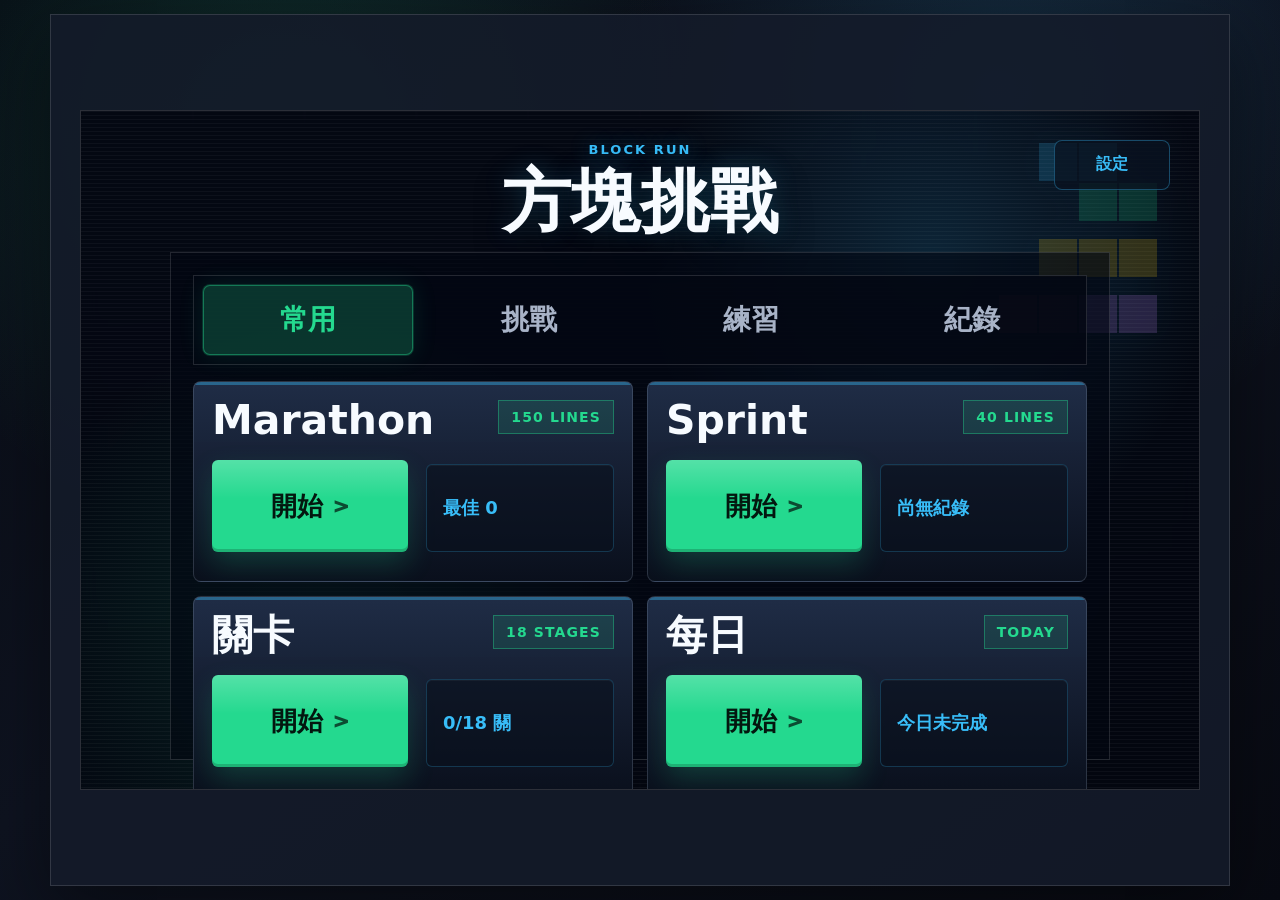
<file: index.html>
<!DOCTYPE html>
<html lang="zh-TW">
<head>
    <meta charset="UTF-8">
    <meta name="viewport" content="width=device-width, initial-scale=1.0">
    <title>方塊挑戰</title>
    <link rel="icon" href="data:image/svg+xml,%3Csvg xmlns='http://www.w3.org/2000/svg' viewBox='0 0 64 64'%3E%3Crect width='64' height='64' rx='12' fill='%23070a12'/%3E%3Crect x='14' y='14' width='16' height='16' fill='%2324d98f'/%3E%3Crect x='34' y='14' width='16' height='16' fill='%2338bdf8'/%3E%3Crect x='14' y='34' width='16' height='16' fill='%23facc15'/%3E%3Crect x='34' y='34' width='16' height='16' fill='%23c084fc'/%3E%3C/svg%3E">
    <link rel="stylesheet" href="./styles.css?v=hidden-rows-fix-20260510">
</head>
<body class="screen-menu training-hidden">
    <main class="app-shell" aria-label="方塊挑戰遊戲" data-i18n-aria-label="static.bodyAria">
        <section class="playfield-panel" aria-label="遊戲區" data-i18n-aria-label="static.playfieldAria">
            <div class="board-frame">
                <canvas id="board" width="320" height="640" aria-label="方塊棋盤" data-i18n-aria-label="static.boardAria"></canvas>
                <div id="screenLayer" class="screen-layer">
                    <section id="menuScreen" class="screen active" aria-label="主選單" data-i18n-aria-label="static.menuAria">
                        <div class="brand-block">
                            <p class="overline" data-i18n="app.brand">BLOCK RUN</p>
                            <h1 data-i18n="app.title">方塊挑戰</h1>
                        </div>
                        <button type="button" class="menu-settings-button" data-command="open-settings" data-i18n="actions.settings">設定</button>
                        <div class="mode-list" id="modeList"></div>
                    </section>

                    <section id="stageSelectScreen" class="screen" aria-label="選擇關卡" data-i18n-aria-label="static.stageSelectAria">
                        <div class="brand-block">
                            <p class="overline" data-i18n="stageSelect.overline">STAGE SELECT</p>
                            <h2 data-i18n="stageSelect.title">選擇關卡</h2>
                            <p data-i18n="stageSelect.description">每關有不同障礙、速度壓力與通關條件。</p>
                        </div>
                        <div class="stage-list" id="stageList"></div>
                        <button type="button" data-command="menu" data-i18n="actions.backToMode">返回模式選擇</button>
                    </section>

                    <section id="pauseScreen" class="screen" aria-label="暫停選單" data-i18n-aria-label="static.pauseAria">
                        <h2 data-i18n="pause.title">暫停</h2>
                        <p id="pauseSummary" data-i18n="pause.summary">調整設定或回到遊戲。</p>
                        <div class="screen-actions">
                            <button type="button" class="primary" data-command="resume" data-i18n="actions.resume">繼續</button>
                            <button type="button" data-command="restart" data-i18n="actions.restart">重開</button>
                            <button type="button" data-command="open-settings" data-i18n="actions.settings">設定</button>
                            <button type="button" class="danger-action" data-command="menu" data-i18n="actions.abandonToMenu">放棄並選模式</button>
                        </div>
                    </section>

                    <section id="resultScreen" class="screen" aria-label="結算畫面" data-i18n-aria-label="static.resultAria">
                        <p id="resultLabel" class="overline" data-i18n="result.label">RESULT</p>
                        <h2 id="resultTitle" data-i18n="result.done">結算</h2>
                        <div id="resultStats" class="result-grid"></div>
                        <p id="achievementNotice" class="achievement-notice"></p>
                        <div class="screen-actions">
                            <button type="button" class="primary" data-command="restart" data-i18n="actions.playAgain">再玩一次</button>
                            <button type="button" data-command="menu" data-i18n="actions.chooseMode">選模式</button>
                        </div>
                    </section>

                     <section id="settingsScreen" class="screen" aria-label="設定" data-i18n-aria-label="static.settingsAria">
                        <h2 data-i18n="settings.title">設定</h2>
                        <div class="settings-tabs" role="tablist" aria-label="設定分類" data-i18n-aria-label="settings.tabAria">
                            <button type="button" class="active" data-settings-tab="controls" data-i18n="settings.tabs.controls">控制手感</button>
                            <button type="button" data-settings-tab="gameplay" data-i18n="settings.tabs.gameplay">遊戲資訊</button>
                            <button type="button" data-settings-tab="presentation" data-i18n="settings.tabs.presentation">畫面效果</button>
                        </div>
                        <div class="settings-list">
                            <section class="settings-group active" data-settings-panel="controls">
                                <p class="settings-section"><span data-i18n="settings.tabs.controls">控制手感</span> <small data-i18n="settings.immediate">立即生效</small></p>
                                <label class="range-row">
                                    <span><strong data-i18n="settings.controls.das">DAS</strong><small data-i18n="settings.controls.dasHelp">長按左右後，開始連續移動前的等待時間。</small></span>
                                    <input id="dasSetting" type="range" min="60" max="260" step="5">
                                    <b id="dasValue">125 ms</b>
                                </label>
                                <label class="range-row">
                                    <span><strong data-i18n="settings.controls.arr">ARR</strong><small data-i18n="settings.controls.arrHelp">連續左右移動的間隔；越低越快。</small></span>
                                    <input id="arrSetting" type="range" min="0" max="90" step="2">
                                    <b id="arrValue">28 ms</b>
                                </label>
                                <label class="range-row">
                                    <span><strong data-i18n="settings.controls.softDrop">軟降速度</strong><small data-i18n="settings.controls.softDropHelp">按住下鍵時的下降倍率。</small></span>
                                    <input id="softDropSetting" type="range" min="4" max="40" step="1">
                                    <b id="softDropValue">18x</b>
                                </label>
                                <label class="range-row">
                                    <span><strong data-i18n="settings.controls.lockDelay">Lock Delay</strong><small data-i18n="settings.controls.lockDelayHelp">落地後，鎖定前還能微調的時間。</small></span>
                                    <input id="lockDelaySetting" type="range" min="120" max="900" step="10">
                                    <b id="lockDelayValue">500 ms</b>
                                </label>
                            </section>

                            <section class="settings-group" data-settings-panel="gameplay">
                                <p class="settings-section"><span data-i18n="settings.tabs.gameplay">遊戲資訊</span> <small data-i18n="settings.appliedByItem">依項目套用</small></p>
                                <label class="switch-row">
                                    <span><strong data-i18n="settings.gameplay.endless">Marathon Endless</strong><small data-i18n="settings.gameplay.endlessHelp">Marathon 不以 150 行結束；下一次開始 Marathon 時套用。</small></span>
                                    <input id="marathonEndlessSetting" type="checkbox">
                                </label>
                                <label class="field-row">
                                    <span><strong data-i18n="settings.gameplay.nextQueue">Next Queue</strong><small data-i18n="settings.gameplay.nextQueueHelp">下一方塊預覽；可完全不顯示。</small></span>
                                    <select id="nextPreviewSetting">
                                        <option value="0" data-i18n="settings.gameplay.hidden">不顯示</option>
                                        <option value="1" data-i18n="settings.gameplay.pieces1">1 顆</option>
                                        <option value="3" data-i18n="settings.gameplay.pieces3">3 顆</option>
                                        <option value="5" data-i18n="settings.gameplay.pieces5">5 顆</option>
                                    </select>
                                </label>
                                <label class="switch-row">
                                    <span><strong data-i18n="settings.gameplay.ghost">落點預覽</strong><small data-i18n="settings.gameplay.ghostHelp">顯示方塊會落在哪裡的影子。</small></span>
                                    <input id="ghostSetting" type="checkbox">
                                </label>
                                <label class="switch-row">
                                    <span><strong data-i18n="settings.gameplay.hints">鍵位提示</strong><small data-i18n="settings.gameplay.hintsHelp">右側操作說明區是否顯示。</small></span>
                                    <input id="hintsSetting" type="checkbox">
                                </label>
                            </section>

                            <section class="settings-group" data-settings-panel="presentation">
                                <p class="settings-section"><span data-i18n="settings.tabs.presentation">畫面效果</span> <small data-i18n="settings.immediate">立即生效</small></p>
                                <label class="switch-row">
                                    <span><strong data-i18n="settings.presentation.sound">音效</strong><small data-i18n="settings.presentation.soundHelp">旋轉、落下、消行與結算提示音。</small></span>
                                    <input id="soundSetting" type="checkbox">
                                </label>
                                <label class="field-row">
                                    <span><strong data-i18n="settings.presentation.effects">特效強度</strong><small data-i18n="settings.presentation.effectsHelp">消行、升級、結算粒子效果的量。</small></span>
                                    <select id="effectsSetting">
                                        <option value="off" data-i18n="settings.presentation.effectsOff">關閉</option>
                                        <option value="low" data-i18n="settings.presentation.effectsLow">低</option>
                                        <option value="normal" data-i18n="settings.presentation.effectsNormal">標準</option>
                                        <option value="high" data-i18n="settings.presentation.effectsHigh">高</option>
                                    </select>
                                </label>
                                <label class="field-row">
                                    <span><strong data-i18n="settings.presentation.skin">材質風格</strong><small data-i18n="settings.presentation.skinHelp">棋盤上方塊的視覺樣式。</small></span>
                                    <select id="skinSetting">
                                        <option value="premium" data-i18n="settings.presentation.skinPremium">寶石</option>
                                        <option value="flat" data-i18n="settings.presentation.skinFlat">霓虹平面</option>
                                        <option value="classic" data-i18n="settings.presentation.skinClassic">經典</option>
                                    </select>
                                </label>
                            </section>
                        </div>
                        <div class="screen-actions">
                            <button type="button" class="primary" data-command="close-settings" data-i18n="actions.done">完成</button>
                            <button type="button" data-command="reset-settings" data-i18n="actions.resetDefaults">重置預設</button>
                        </div>
                    </section>

                    <section id="profileScreen" class="screen" aria-label="紀錄" data-i18n-aria-label="static.profileAria">
                        <div class="profile-header">
                            <div>
                                <p class="overline" data-i18n="profile.overline">PROFILE</p>
                                <h2 data-i18n="profile.title">我的紀錄</h2>
                            </div>
                            <div class="profile-actions">
                                <button type="button" class="danger-action" data-command="reset-records" data-i18n="actions.resetRecords">重置紀錄</button>
                                <button type="button" data-command="menu" data-i18n="actions.back">返回</button>
                            </div>
                        </div>
                        <div class="profile-content">
                            <div id="profileSummary" class="profile-summary-grid"></div>
                            <section class="profile-section">
                                <h3 class="hud-section-title" data-i18n="profile.achievements">徽章</h3>
                                <ul id="achievementList" class="profile-list"></ul>
                            </section>
                            <section class="profile-section">
                                <h3 class="hud-section-title" data-i18n="profile.replays">最近 Replay</h3>
                                <ul id="replayList" class="profile-list"></ul>
                            </section>
                        </div>
                    </section>
                </div>
            </div>
        </section>

        <aside class="hud" aria-label="遊戲資訊" data-i18n-aria-label="static.hudAria">
            <header class="hud-header">
                <div>
                    <span id="modeName" class="mode-name" data-i18n="screens.menu">主選單</span>
                    <h2 id="objectiveText" data-i18n="hud.chooseMode">選擇模式開始</h2>
                </div>
                <div class="hud-header-right">
                    <button type="button" id="quickSoundToggle" class="icon-btn" title="切換音效" aria-label="切換音效" data-i18n-title="hud.soundToggle" data-i18n-aria-label="hud.soundToggle">🔊</button>
                    <span id="statusBadge" class="status-badge" data-i18n="status.ready">準備</span>
                </div>
            </header>

            <section class="stat-grid" aria-label="數據" data-i18n-aria-label="static.statsAria">
                <div class="stat"><span data-i18n="hud.score">分數</span><strong id="scoreValue">0</strong></div>
                <div class="stat"><span data-i18n="hud.bestScore">最高分</span><strong id="bestValue">0</strong></div>
                <div class="stat"><span data-i18n="hud.lines">行數</span><strong id="linesValue">0</strong></div>
                <div class="stat"><span data-i18n="hud.level">等級</span><strong id="levelValue">1</strong></div>
                <div class="stat training-only"><span>PPS</span><strong id="ppsValue">0.00</strong></div>
                <div class="stat training-only"><span>LPM</span><strong id="lpmValue">0.0</strong></div>
            </section>

            <section class="preview-grid" aria-label="下一顆與保留" data-i18n-aria-label="static.previewAria">
                <h3 class="hud-section-title" data-i18n="hud.preview">方塊預覽</h3>
                <div class="next-preview-panel">
                    <span class="panel-label" data-i18n="hud.nextQueue">Next Queue</span>
                    <div class="preview-box next-box"><canvas id="next" width="112" height="336"></canvas></div>
                </div>
                <div>
                    <span class="panel-label" data-i18n="hud.hold">保留</span>
                    <div class="preview-box"><canvas id="hold" width="112" height="112"></canvas></div>
                </div>
            </section>

            <section class="progress-panel">
                <h3 class="hud-section-title" data-i18n="hud.currentGoal">目前目標</h3>
                <div class="meter-head">
                    <span id="progressLabel" data-i18n="hud.goal">目標</span>
                    <strong id="progressValue">-</strong>
                </div>
                <div class="meter"><span id="progressBar"></span></div>
                <p id="comboText" class="combo-text"></p>
            </section>

            <section class="control-panel">
                <h3 class="hud-section-title" data-i18n="hud.controls">操作</h3>
                <button type="button" class="primary" data-command="pause" data-i18n="actions.pause">暫停</button>
                <button type="button" data-command="restart" data-i18n="actions.restart">重開</button>
                <button type="button" data-command="hold" data-i18n="actions.hold">保留</button>
                <button type="button" data-command="open-settings" data-i18n="actions.settings">設定</button>
                <button type="button" data-command="zen-undo" data-i18n="actions.undo">倒退</button>
                <button type="button" data-command="zen-clear" data-i18n="actions.clear">清空</button>
                <button type="button" class="wide ai-action" id="aiAssistButton" data-command="toggle-ai" data-i18n="actions.aiAssist">AI 接手</button>
                <button type="button" class="wide danger-action" data-command="menu" data-i18n="actions.abandonToMenu">放棄並選模式</button>
            </section>

             <section id="hintsPanel" class="hints">
                <h3 class="hud-section-title" data-i18n="hud.keys">鍵位</h3>
                <div class="key-map">
                    <div><span><kbd>←</kbd><kbd>→</kbd></span><b data-i18n="keys.move">移動</b></div>
                    <div><span><kbd>↑</kbd><kbd>X</kbd></span><b data-i18n="keys.rotate">旋轉</b></div>
                    <div><span><kbd>Z</kbd></span><b data-i18n="keys.reverse">反轉</b></div>
                    <div><span><kbd>↓</kbd></span><b data-i18n="keys.softDrop">軟降</b></div>
                    <div><span><kbd>Space</kbd></span><b data-i18n="keys.hardDrop">硬降</b></div>
                    <div><span><kbd>C</kbd></span><b data-i18n="keys.hold">保留</b></div>
                    <div><span><kbd>A</kbd></span><b data-i18n="keys.ai">AI 接手</b></div>
                    <div><span><kbd>P</kbd><kbd>Esc</kbd></span><b data-i18n="keys.pause">暫停</b></div>
                    <div><span><kbd>G</kbd></span><b data-i18n="keys.ghost">落點預覽</b></div>
                    <div class="zen-key"><span><kbd>R</kbd><kbd>V</kbd></span><b data-i18n="keys.zen">Zen 倒退 / 清空</b></div>
                </div>
            </section>

            <section class="touch-pad" aria-label="手機控制" data-i18n-aria-label="static.touchAria">
                <button type="button" data-action="left">←</button>
                <button type="button" data-action="right">→</button>
                <button type="button" data-action="rotate">↻</button>
                <button type="button" data-action="drop">⤓</button>
                <button type="button" data-action="down">↓</button>
                <button type="button" data-action="hold" data-i18n="actions.hold">保留</button>
                <button type="button" data-action="pause" data-i18n="actions.pause">暫停</button>
                <button type="button" data-action="ghost" data-i18n="actions.ghost">落點</button>
            </section>
        </aside>
    </main>

    <script type="module" src="./src/game.js?v=hidden-rows-fix-20260510"></script>
</body>
</html>
</file>
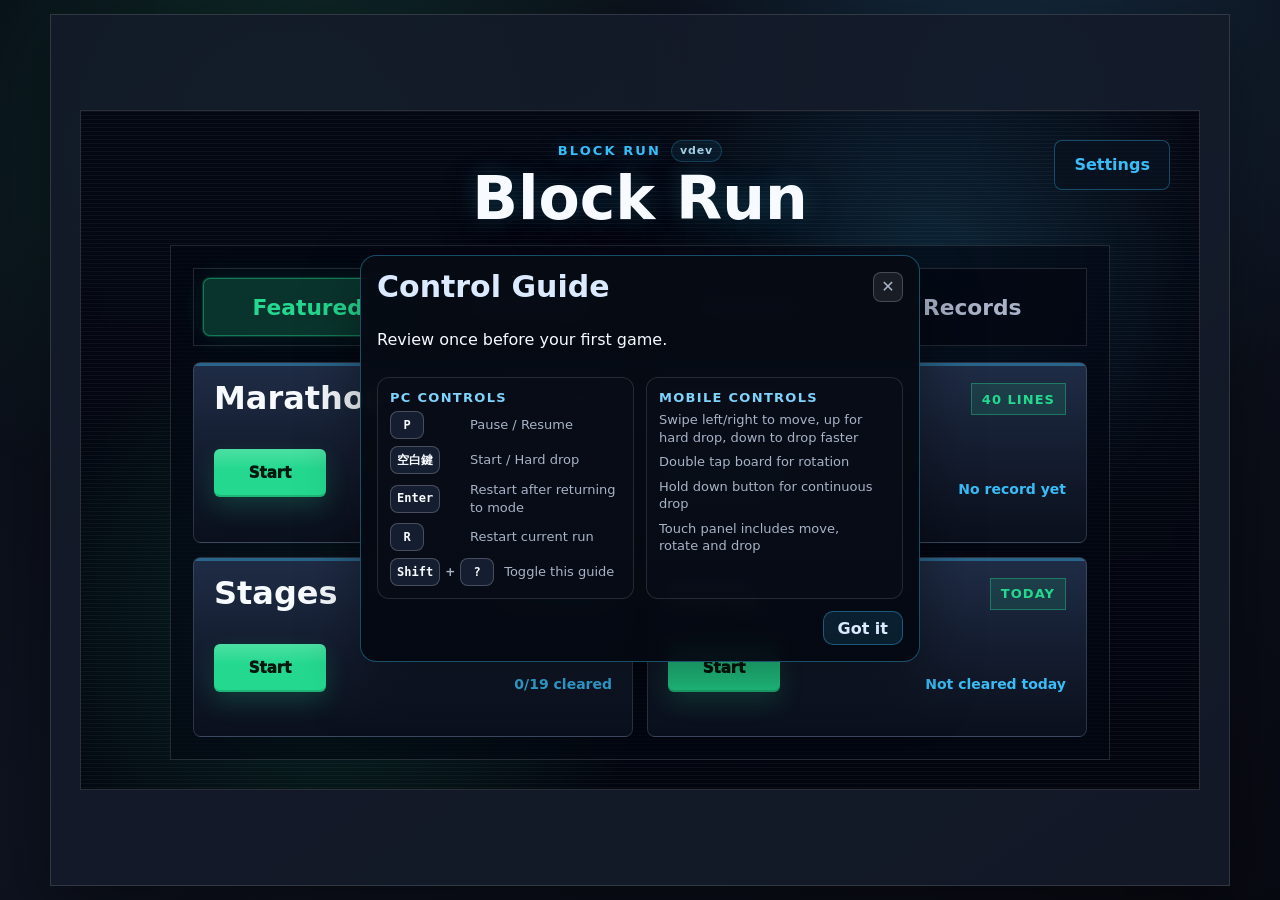
<file: game/index.html>
<!DOCTYPE html>
<html lang="zh-TW">
<head>
    <meta charset="UTF-8">
    <meta name="viewport" content="width=device-width, initial-scale=1.0, viewport-fit=cover">
    <meta name="theme-color" content="#070a12">
    <title>方塊挑戰</title>
    <link rel="icon" href="data:image/svg+xml,%3Csvg xmlns='http://www.w3.org/2000/svg' viewBox='0 0 64 64'%3E%3Crect width='64' height='64' rx='12' fill='%23070a12'/%3E%3Crect x='14' y='14' width='16' height='16' fill='%2324d98f'/%3E%3Crect x='34' y='14' width='16' height='16' fill='%2338bdf8'/%3E%3Crect x='14' y='34' width='16' height='16' fill='%23facc15'/%3E%3Crect x='34' y='34' width='16' height='16' fill='%23c084fc'/%3E%3C/svg%3E">
    <script>
        window.__BLOCK_RUN_ASSET_VERSION__ = (() => {
            const version = "__APP_VERSION__";
            const placeholder = "__APP" + "_VERSION__";
            return version === placeholder ? `dev-${Date.now()}` : version;
        })();
    </script>
    <script>
        document.write(`<link rel="stylesheet" href="./styles.css?v=${encodeURIComponent(window.__BLOCK_RUN_ASSET_VERSION__)}">`);
    </script>
</head>
<body class="screen-menu training-hidden">
    <main class="app-shell" aria-label="方塊挑戰遊戲" data-i18n-aria-label="static.bodyAria">
        <section class="playfield-panel" aria-label="遊戲區" data-i18n-aria-label="static.playfieldAria">
            <div class="board-frame">
                <canvas id="board" width="320" height="640" aria-label="方塊棋盤" data-i18n-aria-label="static.boardAria"></canvas>
                <div id="feedbackOverlay" class="feedback-overlay" data-state="idle" aria-live="polite" aria-hidden="true" hidden>
                    <div class="feedback-overlay-inner">
                        <p id="feedbackTag" class="feedback-tag" data-i18n="feedback.combo">連擊</p>
                        <strong id="feedbackPrimary" class="feedback-primary" data-i18n="feedback.readyPrimary">READY</strong>
                        <p id="feedbackSecondary" class="feedback-secondary" data-i18n="feedback.readySecondary">即時回饋會顯示在這裡。</p>
                        <div id="feedbackTimer" class="feedback-timer" hidden>
                            <span data-i18n="feedback.mysteryCountdown">下一事件</span>
                            <b id="feedbackTimerValue">0:30</b>
                        </div>
                    </div>
                </div>
                <div id="helpOverlay" class="help-overlay" role="dialog" aria-modal="true" aria-labelledby="helpOverlayTitle" aria-hidden="true" hidden>
                    <div class="help-overlay-inner">
                        <div class="help-overlay-header">
                            <h2 id="helpOverlayTitle" data-i18n="help.title">遊戲提示</h2>
                    <button type="button" id="helpOverlayClose" class="help-close" data-command="toggle-help" data-i18n-title="help.close" data-i18n-aria-label="help.close" aria-label="關閉提示"></button>
                        </div>
                        <p id="helpOverlaySubtitle" data-i18n="help.subtitle">第一次開始，先看這裡一次，建立手感會快很多。</p>
                        <div class="help-overlay-grid">
                            <section class="help-block">
                                <h3 data-i18n="help.pcTitle">桌機操作</h3>
                                <ul>
                                    <li><span class="key-chord"><kbd>P</kbd></span><span data-i18n="help.pcPause">暫停 / 繼續</span></li>
                                    <li><span class="key-chord"><kbd>空白鍵</kbd></span><span data-i18n="help.pcStart">開始遊戲或硬降</span></li>
                                    <li><span class="key-chord"><kbd>Enter</kbd></span><span data-i18n="help.pcRestart">回到選單後可直接重玩</span></li>
                                    <li><span class="key-chord"><kbd>R</kbd></span><span data-i18n="help.pcRestartRun">重玩本局</span></li>
                                    <li><span class="key-chord"><kbd>Shift</kbd><b>+</b><kbd>?</kbd></span><span data-i18n="help.pcToggleHint">切換提示覆蓋層</span></li>
                                </ul>
                            </section>
                            <section class="help-block">
                                <h3 data-i18n="help.mobileTitle">手機觸控</h3>
                                <ul>
                                    <li><span data-i18n="help.mobileSwipe">左/右滑：位移；上滑：硬降；下滑：快速下落</span></li>
                                    <li><span data-i18n="help.mobileTap">快速雙擊棋盤：旋轉（副軸）</span></li>
                                    <li><span data-i18n="help.mobilePress">長按下鍵：持續下落</span></li>
                                    <li><span data-i18n="help.mobilePanel">觸控面板：支援左/右/旋轉/下落</span></li>
                                </ul>
                            </section>
                        </div>
                        <button type="button" class="help-dismiss" data-command="toggle-help" data-i18n="help.gotIt">我知道了</button>
                    </div>
                </div>
                <div id="statusToast" class="status-toast" role="status" aria-live="polite" aria-atomic="true" hidden>
                    <span id="statusToastText"></span>
                </div>
                <div id="screenLayer" class="screen-layer">
                    <section id="menuScreen" class="screen active" aria-label="主選單" data-i18n-aria-label="static.menuAria">
                        <div class="brand-block">
                            <div class="brand-line">
                                <p class="overline" data-i18n="app.brand">BLOCK RUN</p>
                                <span id="appVersionBadge" class="version-badge" aria-label="build version">vdev</span>
                            </div>
                            <h1 data-i18n="app.title">方塊挑戰</h1>
                        </div>
                        <button type="button" class="menu-settings-button" data-command="open-settings" data-i18n="actions.settings">設定</button>
                        <div class="mode-list" id="modeList"></div>
                    </section>

                    <section id="stageSelectScreen" class="screen" aria-label="選擇關卡" data-i18n-aria-label="static.stageSelectAria">
                        <div class="brand-block">
                            <p class="overline" data-i18n="stageSelect.overline">STAGE SELECT</p>
                            <h2 data-i18n="stageSelect.title">選擇關卡</h2>
                            <p data-i18n="stageSelect.description">每關有不同障礙、速度壓力與通關條件。</p>
                        </div>
                        <div class="stage-list" id="stageList"></div>
                        <button type="button" data-command="menu" data-i18n="actions.backToMode">返回模式選擇</button>
                    </section>

                    <section id="pauseScreen" class="screen" aria-label="暫停選單" data-i18n-aria-label="static.pauseAria">
                        <h2 data-i18n="pause.title">暫停</h2>
                        <p id="pauseSummary" data-i18n="pause.summary">調整設定或回到遊戲。</p>
                        <div class="screen-actions">
                            <button type="button" class="primary" data-command="resume" data-i18n="actions.resume">繼續</button>
                            <button type="button" data-command="restart" data-i18n="actions.restart">重開</button>
                            <button type="button" data-command="open-settings" data-i18n="actions.settings">設定</button>
                            <button type="button" class="secondary-action" data-command="menu" data-i18n="actions.abandonToMenu">放棄並選模式</button>
                        </div>
                    </section>

                    <section id="resultScreen" class="screen" aria-label="結算畫面" data-i18n-aria-label="static.resultAria">
                        <p id="resultLabel" class="overline" data-i18n="result.label">RESULT</p>
                        <h2 id="resultTitle" data-i18n="result.done">結算</h2>
                        <div class="result-meta">
                            <div class="result-grade-card">
                                <span class="result-meta-label" data-i18n="result.gradeLabel">表現評級</span>
                                <strong id="resultGradeValue" class="result-grade-value" data-i18n="result.gradePending">待評級</strong>
                                <small id="resultGradeHint" data-i18n="result.gradeHint">依分數、效率與通關表現顯示。</small>
                            </div>
                            <div id="resultNewRecordBadge" class="result-badge-card" data-state="idle">
                                <span class="result-meta-label" data-i18n="result.newRecordLabel">新紀錄</span>
                                <strong data-i18n="result.newRecordPending">尚未刷新紀錄</strong>
                            </div>
                        </div>
                        <div id="resultStats" class="result-grid"></div>
                        <div id="resultComparison"></div>
                        <p id="achievementNotice" class="achievement-notice"></p>
                        <div class="screen-actions">
                            <button type="button" class="primary" data-command="restart" data-i18n="actions.playAgain">再玩一次</button>
                            <button type="button" data-command="menu" data-i18n="actions.chooseMode">選模式</button>
                        </div>
                    </section>

                     <section id="settingsScreen" class="screen" aria-label="設定" data-i18n-aria-label="static.settingsAria">
                        <h2 data-i18n="settings.title">設定</h2>
                        <div class="settings-tabs" role="tablist" aria-label="設定分類" data-i18n-aria-label="settings.tabAria">
                            <button type="button" class="active" data-settings-tab="controls" data-i18n="settings.tabs.controls">控制手感</button>
                            <button type="button" data-settings-tab="gameplay" data-i18n="settings.tabs.gameplay">遊戲資訊</button>
                            <button type="button" data-settings-tab="presentation" data-i18n="settings.tabs.presentation">畫面效果</button>
                        </div>
                        <div class="settings-list">
                            <section class="settings-group active" data-settings-panel="controls">
                                <p class="settings-section"><span data-i18n="settings.tabs.controls">控制手感</span> <small data-i18n="settings.immediate">立即生效</small></p>
                                <label class="range-row">
                                    <span><strong data-i18n="settings.controls.das">DAS</strong><small data-i18n="settings.controls.dasHelp">長按左右後，開始連續移動前的等待時間。</small></span>
                                    <input id="dasSetting" type="range" min="60" max="260" step="5">
                                    <b id="dasValue">125 ms</b>
                                </label>
                                <label class="range-row">
                                    <span><strong data-i18n="settings.controls.arr">ARR</strong><small data-i18n="settings.controls.arrHelp">連續左右移動的間隔；越低越快。</small></span>
                                    <input id="arrSetting" type="range" min="0" max="90" step="2">
                                    <b id="arrValue">28 ms</b>
                                </label>
                                <label class="range-row">
                                    <span><strong data-i18n="settings.controls.softDrop">軟降速度</strong><small data-i18n="settings.controls.softDropHelp">按住下鍵時的下降倍率。</small></span>
                                    <input id="softDropSetting" type="range" min="4" max="40" step="1">
                                    <b id="softDropValue">18x</b>
                                </label>
                                <label class="range-row">
                                    <span><strong data-i18n="settings.controls.lockDelay">Lock Delay</strong><small data-i18n="settings.controls.lockDelayHelp">落地後，鎖定前還能微調的時間。</small></span>
                                    <input id="lockDelaySetting" type="range" min="120" max="900" step="10">
                                    <b id="lockDelayValue">500 ms</b>
                                </label>
                            </section>

                            <section class="settings-group" data-settings-panel="gameplay">
                                <p class="settings-section"><span data-i18n="settings.tabs.gameplay">遊戲資訊</span> <small data-i18n="settings.appliedByItem">依項目套用</small></p>
                                <label class="field-row">
                                    <span><strong data-i18n="settings.gameplay.language">語言</strong><small data-i18n="settings.gameplay.languageHelp">預設可跟隨瀏覽器語言，也可手動指定。</small></span>
                                    <select id="languageSetting">
                                        <option value="auto" data-i18n="settings.gameplay.languageAuto">自動偵測</option>
                                        <option value="en" data-i18n="settings.gameplay.languageEnglish">English</option>
                                        <option value="zh-Hant" data-i18n="settings.gameplay.languageZhHant">繁體中文</option>
                                        <option value="ja" data-i18n="settings.gameplay.languageJapanese">日本語</option>
                                    </select>
                                </label>
                                <label class="switch-row">
                                    <span><strong data-i18n="settings.gameplay.endless">Marathon Endless</strong><small data-i18n="settings.gameplay.endlessHelp">Marathon 不以 150 行結束；下一次開始 Marathon 時套用。</small></span>
                                    <input id="marathonEndlessSetting" type="checkbox">
                                </label>
                                <label class="field-row">
                                    <span><strong data-i18n="settings.gameplay.nextQueue">Next Queue</strong><small data-i18n="settings.gameplay.nextQueueHelp">下一方塊預覽；可完全不顯示。</small></span>
                                    <select id="nextPreviewSetting">
                                        <option value="0" data-i18n="settings.gameplay.hidden">不顯示</option>
                                        <option value="1" data-i18n="settings.gameplay.pieces1">1 顆</option>
                                        <option value="3" data-i18n="settings.gameplay.pieces3">3 顆</option>
                                        <option value="5" data-i18n="settings.gameplay.pieces5">5 顆</option>
                                    </select>
                                </label>
                                <label class="switch-row">
                                    <span><strong data-i18n="settings.gameplay.ghost">落點預覽</strong><small data-i18n="settings.gameplay.ghostHelp">顯示方塊會落在哪裡的影子。</small></span>
                                    <input id="ghostSetting" type="checkbox">
                                </label>
                                <label class="switch-row">
                                    <span><strong data-i18n="settings.gameplay.hints">鍵位提示</strong><small data-i18n="settings.gameplay.hintsHelp">右側操作說明區是否顯示。</small></span>
                                    <input id="hintsSetting" type="checkbox">
                                </label>
                            </section>

                            <section class="settings-group" data-settings-panel="presentation">
                                <p class="settings-section"><span data-i18n="settings.tabs.presentation">畫面效果</span> <small data-i18n="settings.immediate">立即生效</small></p>
                                <label class="switch-row">
                                    <span><strong data-i18n="settings.presentation.sound">音效</strong><small data-i18n="settings.presentation.soundHelp">旋轉、落下、消行與結算提示音。</small></span>
                                    <input id="soundSetting" type="checkbox">
                                </label>
                                <label class="range-row">
                                    <span><strong data-i18n="settings.presentation.soundVolume">音量</strong><small data-i18n="settings.presentation.soundVolumeHelp">調整提示音與操作音量大小。</small></span>
                                    <input id="soundVolumeSetting" type="range" min="0" max="100" step="1">
                                    <b id="soundVolumeValue" data-i18n="settings.presentation.soundVolumeDefault">100%</b>
                                </label>
                                <label class="field-row">
                                    <span><strong data-i18n="settings.presentation.effects">特效強度</strong><small data-i18n="settings.presentation.effectsHelp">消行、升級、結算粒子效果的量。</small></span>
                                    <select id="effectsSetting">
                                        <option value="off" data-i18n="settings.presentation.effectsOff">關閉</option>
                                        <option value="low" data-i18n="settings.presentation.effectsLow">低</option>
                                        <option value="normal" data-i18n="settings.presentation.effectsNormal">標準</option>
                                        <option value="high" data-i18n="settings.presentation.effectsHigh">高</option>
                                    </select>
                                </label>
                                <label class="field-row">
                                    <span><strong data-i18n="settings.presentation.skin">材質風格</strong><small data-i18n="settings.presentation.skinHelp">棋盤上方塊的視覺樣式。</small></span>
                                    <select id="skinSetting">
                                        <option value="premium" data-i18n="settings.presentation.skinPremium">寶石</option>
                                        <option value="flat" data-i18n="settings.presentation.skinFlat">霓虹平面</option>
                                        <option value="classic" data-i18n="settings.presentation.skinClassic">經典</option>
                                    </select>
                                </label>
                                <label class="field-row">
                                    <span><strong data-i18n="settings.presentation.colorBlind">色盲友善</strong><small data-i18n="settings.presentation.colorBlindHelp">針對紅綠或藍黃色覺異常切換替代配色。</small></span>
                                    <select id="colorBlindSetting">
                                        <option value="off" data-i18n="settings.presentation.colorBlindOff">關閉</option>
                                        <option value="deutan" data-i18n="settings.presentation.colorBlindDeutan">綠色弱 (Deutan)</option>
                                        <option value="protan" data-i18n="settings.presentation.colorBlindProtan">紅色弱 (Protan)</option>
                                        <option value="tritan" data-i18n="settings.presentation.colorBlindTritan">藍色弱 (Tritan)</option>
                                    </select>
                                </label>
                                <label class="switch-row">
                                    <span><strong data-i18n="settings.presentation.haptic">震動回饋</strong><small data-i18n="settings.presentation.hapticHelp">行動裝置上旋轉、硬降、保留時的微震動。</small></span>
                                    <input id="hapticSetting" type="checkbox">
                                </label>
                                <label class="switch-row">
                                    <span><strong data-i18n="settings.presentation.ghostDanger">頂部警示脈動</strong><small data-i18n="settings.presentation.ghostDangerHelp">方塊進入頂部三行時，落點預覽改為紅色脈動。</small></span>
                                    <input id="ghostDangerSetting" type="checkbox">
                                </label>
                            </section>
                        </div>
                        <div class="screen-actions settings-actions-sticky">
                            <button type="button" class="primary" data-command="close-settings" data-i18n="actions.done">完成</button>
                            <button type="button" data-command="reset-settings" data-i18n="actions.resetDefaults">重置預設</button>
                        </div>
                    </section>

                    <section id="profileScreen" class="screen" aria-label="紀錄" data-i18n-aria-label="static.profileAria">
                        <div class="profile-header">
                            <div>
                                <p class="overline" data-i18n="profile.overline">PROFILE</p>
                                <h2 data-i18n="profile.title">我的紀錄</h2>
                            </div>
                            <div class="profile-actions">
                                <button type="button" class="danger-action" data-command="reset-records" data-i18n="actions.resetRecords">重置紀錄</button>
                                <button type="button" data-command="menu" data-i18n="actions.back">返回</button>
                            </div>
                        </div>
                        <div class="profile-content">
                            <div id="profileSummary" class="profile-summary-grid"></div>
                            <section class="profile-section">
                                <h3 class="hud-section-title" data-i18n="profile.achievements">徽章</h3>
                                <ul id="achievementList" class="profile-list"></ul>
                            </section>
                            <section class="profile-section">
                                <h3 class="hud-section-title" data-i18n="profile.replays">最近 Replay</h3>
                                <ul id="replayList" class="profile-list"></ul>
                            </section>
                        </div>
                    </section>
                </div>
            </div>
        </section>

        <aside class="hud" aria-label="遊戲資訊" data-i18n-aria-label="static.hudAria">
            <header class="hud-header">
                <div>
                    <span id="modeName" class="mode-name" data-i18n="screens.menu">主選單</span>
                    <h2 id="objectiveText" data-i18n="hud.chooseMode">選擇模式開始</h2>
                    <span id="statusBadge" class="status-badge" data-i18n="status.ready">準備</span>
                </div>
                <div class="hud-header-right">
                    <button type="button" id="helpToggleButton" class="icon-btn" data-command="toggle-help" data-i18n-title="help.buttonTitle" data-i18n-aria-label="help.buttonTitle" aria-label="顯示操作提示">?</button>
                    <button type="button" id="statToggleButton" class="icon-btn" data-command="toggle-advanced-stats" data-i18n-title="hud.toggleAdvancedStats" data-i18n-aria-label="hud.toggleAdvancedStats" aria-label="切換進階統計">±</button>
                    <button type="button" id="quickSoundToggle" class="icon-btn" title="切換音效" aria-label="切換音效" data-i18n-title="hud.soundToggle" data-i18n-aria-label="hud.soundToggle">🔊</button>
                </div>
            </header>

            <section class="stat-grid" aria-label="數據" data-i18n-aria-label="static.statsAria">
                <div class="stat"><span data-i18n="hud.score">分數</span><strong id="scoreValue">0</strong></div>
                <div class="stat"><span data-i18n="hud.bestScore">最高分</span><strong id="bestValue">0</strong></div>
                <div class="stat"><span data-i18n="hud.lines">行數</span><strong id="linesValue">0</strong></div>
                <div class="stat"><span data-i18n="hud.level">等級</span><strong id="levelValue">1</strong></div>
                <div class="stat advanced-stat"><span>PPS</span><strong id="ppsValue">0.00</strong></div>
                <div class="stat advanced-stat"><span>LPM</span><strong id="lpmValue">0.0</strong></div>
            </section>

            <section class="preview-grid" aria-label="下一顆與保留" data-i18n-aria-label="static.previewAria">
                <h3 class="hud-section-title" data-i18n="hud.preview">方塊預覽</h3>
                <div class="next-preview-panel">
                    <span class="panel-label" data-i18n="hud.nextQueue">Next Queue</span>
                    <div class="preview-box next-box"><canvas id="next" width="112" height="336"></canvas></div>
                </div>
                <div>
                    <span class="panel-label" data-i18n="hud.hold">保留</span>
                    <div class="preview-box"><canvas id="hold" width="112" height="112"></canvas></div>
                </div>
            </section>

            <section class="progress-panel">
                <h3 class="hud-section-title" data-i18n="hud.currentGoal">目前目標</h3>
                <div class="meter-head">
                    <span id="progressLabel" data-i18n="hud.goal">目標</span>
                    <strong id="progressValue">-</strong>
                </div>
                <div class="meter"><span id="progressBar"></span></div>
                <p id="comboText" class="combo-text"></p>
            </section>

            <section class="control-panel">
                <h3 class="hud-section-title" data-i18n="hud.controls">操作</h3>
                <button type="button" class="primary" data-command="pause" data-i18n="actions.pause">暫停</button>
                <button type="button" data-command="restart" data-i18n="actions.restart">重開</button>
                <button type="button" data-command="hold" data-i18n="actions.hold">保留</button>
                <button type="button" data-command="open-settings" data-i18n="actions.settings">設定</button>
                <button type="button" data-command="zen-undo" data-i18n="actions.undo">倒退</button>
                <button type="button" data-command="zen-clear" data-i18n="actions.clear">清空</button>
                <button type="button" class="wide ai-action" id="aiAssistButton" data-command="toggle-ai" data-i18n="actions.aiAssist">AI 接手</button>
                <button type="button" class="wide secondary-action" data-command="menu" data-i18n="actions.abandonToMenu">放棄並選模式</button>
            </section>

                    <section id="hintsPanel" class="hints">
                        <h3 class="hud-section-title" data-i18n="hud.keys">鍵位</h3>
                        <div class="key-map">
                            <div><span><kbd>←</kbd><kbd>→</kbd></span><b data-i18n="keys.move">移動</b></div>
                            <div><span><kbd>↑</kbd><kbd>X</kbd></span><b data-i18n="keys.rotate">旋轉</b></div>
                    <div><span><kbd>Z</kbd></span><b data-i18n="keys.reverse">反轉</b></div>
                    <div><span><kbd>↓</kbd></span><b data-i18n="keys.softDrop">軟降</b></div>
                    <div><span><kbd>Space</kbd></span><b data-i18n="keys.hardDrop">硬降</b></div>
                    <div><span><kbd>C</kbd></span><b data-i18n="keys.hold">保留</b></div>
                    <div><span><kbd>A</kbd></span><b data-i18n="keys.ai">AI 接手</b></div>
                    <div><span><kbd>P</kbd><kbd>Esc</kbd></span><b data-i18n="keys.pause">暫停</b></div>
                    <div><span><kbd>G</kbd></span><b data-i18n="keys.ghost">落點預覽</b></div>
                    <div class="zen-key"><span><kbd>R</kbd><kbd>V</kbd></span><b data-i18n="keys.zen">Zen 倒退 / 清空</b></div>
                </div>
            </section>

                        <section class="touch-pad" aria-label="觸控控制" data-i18n-aria-label="static.touchAria">
                        <div class="touch-toolbar" role="group" data-i18n-aria-label="static.touchToolbarAria">
                            <button type="button" id="touchAiAssistButton" class="ai-action screen-command-ai" data-command="toggle-ai" data-i18n="actions.aiAssist" data-i18n-title="actions.aiAssist" data-i18n-aria-label="actions.aiAssist">AI 接手</button>
                            <button type="button" data-action="hold" data-i18n="actions.hold" data-i18n-title="actions.hold" data-i18n-aria-label="actions.hold">保留</button>
                            <button type="button" data-command="pause" data-i18n="actions.pause" data-i18n-title="actions.pause" data-i18n-aria-label="actions.pause">暫停</button>
                            <button type="button" data-command="restart" data-i18n="actions.restart" data-i18n-title="actions.restart" data-i18n-aria-label="actions.restart">重開</button>
                            <button type="button" data-action="drop" data-i18n-aria-label="keys.hardDrop" data-i18n-title="keys.hardDrop" aria-label="硬降">⤓</button>
                        </div>
                        <div class="touch-primary" role="group" data-i18n-aria-label="static.touchPrimaryAria">
                            <button type="button" data-action="left" data-i18n-aria-label="touch.left" data-i18n-title="touch.left">←</button>
                            <button type="button" data-action="rotateReverse" data-i18n-aria-label="touch.rotateReverse" data-i18n-title="touch.rotateReverse">↺</button>
                            <button type="button" data-action="down" data-i18n-aria-label="touch.down" data-i18n-title="touch.down">↓</button>
                            <button type="button" data-action="rotate" data-i18n-aria-label="touch.rotate" data-i18n-title="touch.rotate">↻</button>
                            <button type="button" data-action="right" data-i18n-aria-label="touch.right" data-i18n-title="touch.right">→</button>
                        </div>
                    </section>
                </aside>
    </main>

    <script>
        const script = document.createElement("script");
        script.type = "module";
        script.src = `./src/game.js?v=${encodeURIComponent(window.__BLOCK_RUN_ASSET_VERSION__)}`;
        document.body.append(script);
    </script>
</body>
</html>
</file>
<file: styles.css>
:root {
    color-scheme: dark;
    --bg: #070a12;
    --panel: rgba(20, 27, 42, 0.88);
    --panel-strong: #111827;
    --surface: #182033;
    --surface-2: #222c42;
    --line: rgba(255, 255, 255, 0.13);
    --text: #f7fbff;
    --muted: #a8b3c7;
    --soft: #748096;
    --accent: #24d98f;
    --accent-2: #38bdf8;
    --warn: #f59e0b;
    --danger: #fb7185;
    --shadow: 0 24px 70px rgba(0, 0, 0, 0.42);
}

* { box-sizing: border-box; }

body {
    height: 100vh;
    margin: 0;
    display: grid;
    place-items: center;
    overflow: hidden;
    padding: 14px;
    background:
        radial-gradient(circle at 22% 15%, rgba(36, 217, 143, 0.16), transparent 26rem),
        radial-gradient(circle at 78% 10%, rgba(56, 189, 248, 0.15), transparent 24rem),
        linear-gradient(145deg, #080b14 0%, #0e1320 46%, #080a12 100%);
    color: var(--text);
    font-family: Inter, ui-sans-serif, system-ui, -apple-system, BlinkMacSystemFont, "Segoe UI", sans-serif;
}

button, select, input {
    font: inherit;
}

button {
    min-height: 46px;
    border: 1px solid var(--line);
    border-radius: 8px;
    background: #263249;
    color: var(--text);
    font-size: 16px;
    font-weight: 750;
    cursor: pointer;
    transition: background 0.14s ease, border-color 0.14s ease, transform 0.12s ease;
}

button:hover { background: #303d57; border-color: rgba(255, 255, 255, 0.24); }
button:active { transform: translateY(1px); }
button.primary { background: var(--accent); color: #04170f; border-color: rgba(36, 217, 143, 0.74); }
button.primary:hover { background: #4adea0; }
button:disabled { opacity: 0.45; cursor: not-allowed; transform: none; }

.app-shell {
    width: min(100%, 1360px);
    height: calc(100vh - 28px);
    display: grid;
    grid-template-columns: minmax(260px, min(40vw, calc((100vh - 76px) / 2))) minmax(430px, 780px);
    gap: 16px;
    align-items: stretch;
    justify-content: center;
    min-height: 0;
}

.playfield-panel, .hud {
    border: 1px solid var(--line);
    background: var(--panel);
    box-shadow: var(--shadow);
}

.playfield-panel {
    display: grid;
    place-items: center;
    min-height: 0;
    padding: 10px;
}

.board-frame {
    position: relative;
    height: 100%;
    max-height: 100%;
    width: auto;
    max-width: 100%;
    aspect-ratio: 10 / 20;
    margin: 0 auto;
    border: 1px solid rgba(255, 255, 255, 0.16);
    background: #030712;
}

#board {
    display: block;
    width: 100%;
    height: 100%;
    box-sizing: border-box;
    background: #030712;
}

.screen-layer {
    position: absolute;
    inset: 0;
    pointer-events: none;
}

.screen {
    position: absolute;
    inset: 0;
    display: flex;
    flex-direction: column;
    gap: 14px;
    justify-content: center;
    padding: 28px;
    background: rgba(4, 8, 17, 0.86);
    backdrop-filter: blur(10px);
    opacity: 0;
    pointer-events: none;
    transition: opacity 0.18s ease;
}

.screen.active { opacity: 1; pointer-events: auto; }
.screen h1, .screen h2, .hud h2 { margin: 0; letter-spacing: 0; }
.screen h1 { font-size: clamp(34px, 5vw, 54px); line-height: 0.95; }
.screen h2 { font-size: clamp(28px, 4vw, 42px); line-height: 1; }
.screen p { margin: 0; color: var(--muted); line-height: 1.55; }

.overline {
    margin: 0 0 4px;
    color: var(--accent);
    font-size: 12px;
    font-weight: 850;
    letter-spacing: 0.12em;
}

.brand-block {
    display: grid;
    gap: 8px;
}

.mode-list,
.stage-list {
    display: grid;
    gap: 10px;
}

.mode-list {
    grid-template-columns: 1fr;
    width: min(100%, 800px);
}

.mode-tabs {
    display: grid;
    grid-template-columns: repeat(4, minmax(0, 1fr));
    gap: 10px;
}

.mode-tabs button {
    min-height: 50px;
    border-color: rgba(255, 255, 255, 0.1);
    background: rgba(24, 32, 51, 0.72);
    color: var(--muted);
    font-size: 16px;
}

.mode-tabs button.active {
    border-color: rgba(36, 217, 143, 0.64);
    background: rgba(36, 217, 143, 0.18);
    color: var(--accent);
}

.mode-card-grid {
    display: grid;
    grid-template-columns: repeat(2, minmax(0, 1fr));
    gap: 12px;
}

.mode-card {
    display: grid;
    grid-template-columns: 1fr;
    gap: 11px;
    align-items: start;
    width: 100%;
    min-height: 122px;
    padding: 16px;
    text-align: left;
    background: rgba(24, 32, 51, 0.92);
}

.mode-card strong {
    display: block;
    margin-bottom: 5px;
    font-size: 22px;
    line-height: 1.2;
}

.mode-card em {
    display: inline-block;
    margin: 0 0 5px;
    color: var(--accent);
    font-size: 14px;
    font-style: normal;
    font-weight: 900;
    letter-spacing: 0;
}

.mode-card span {
    color: var(--muted);
    font-size: 15px;
    line-height: 1.35;
}

.mode-card > span > span {
    display: -webkit-box;
    min-height: 40px;
    overflow: hidden;
    -webkit-box-orient: vertical;
    -webkit-line-clamp: 2;
}

.mode-card small {
    display: flex;
    justify-content: space-between;
    align-items: center;
    gap: 8px;
    color: var(--accent-2);
    font-size: 15px;
    font-weight: 850;
}

.mode-card small b {
    display: inline-grid;
    place-items: center;
    min-width: 68px;
    min-height: 40px;
    padding: 0 14px;
    border-radius: 8px;
    background: var(--accent);
    color: #04170f;
    font-size: 13px;
}

.demo-card small b {
    background: var(--accent-2);
    color: #03111d;
}

.stage-list {
    max-height: min(430px, 62vh);
    overflow: auto;
    padding-right: 4px;
}

.stage-card {
    display: grid;
    grid-template-columns: 46px 1fr auto;
    gap: 12px;
    align-items: center;
    width: 100%;
    min-height: 92px;
    padding: 12px;
    text-align: left;
    background: rgba(24, 32, 51, 0.92);
}

.stage-number {
    display: grid;
    place-items: center;
    width: 42px;
    height: 42px;
    border: 1px solid var(--line);
    border-radius: 8px;
    background: rgba(255, 255, 255, 0.06);
    color: var(--text);
    font-size: 18px;
    font-weight: 900;
}

.stage-copy {
    display: grid;
    gap: 4px;
    min-width: 0;
}

.stage-copy strong {
    font-size: 17px;
}

.stage-copy span,
.stage-copy small,
.stage-meta small {
    color: var(--muted);
    font-size: 12px;
    line-height: 1.35;
}

.stage-meta {
    display: grid;
    gap: 6px;
    justify-items: end;
    white-space: nowrap;
}

.stage-meta b {
    min-width: 46px;
    padding: 6px 8px;
    border-radius: 999px;
    background: rgba(56, 189, 248, 0.14);
    color: var(--accent-2);
    font-size: 12px;
    text-align: center;
}

.difficulty-困難 .stage-meta b {
    background: rgba(245, 158, 11, 0.15);
    color: #fbbf24;
}

.difficulty-專家 .stage-meta b {
    background: rgba(251, 113, 133, 0.16);
    color: #fb7185;
}

.hud {
    display: grid;
    grid-template-rows: auto auto auto auto auto minmax(0, auto);
    gap: 8px;
    min-height: 0;
    overflow: auto;
    padding: 12px;
    align-self: stretch;
    background:
        linear-gradient(180deg, rgba(17, 24, 39, 0.94), rgba(8, 13, 24, 0.92)),
        var(--panel);
}

body.screen-playing .app-shell,
body.screen-paused .app-shell {
    width: min(100%, 1500px);
    grid-template-columns:
        minmax(280px, 340px)
        minmax(260px, min(30vw, calc((100vh - 64px) / 2)))
        minmax(300px, 350px);
    grid-template-rows: auto auto auto minmax(0, 1fr);
    column-gap: 44px;
    row-gap: 16px;
    align-items: stretch;
    justify-content: center;
}

body.screen-playing .playfield-panel,
body.screen-paused .playfield-panel {
    grid-column: 2;
    grid-row: 1 / span 4;
    min-height: 0;
}

body.screen-playing .hud,
body.screen-paused .hud {
    display: contents;
}

body.screen-playing .hud-header,
body.screen-paused .hud-header {
    grid-column: 1;
    grid-row: 1;
}

body.screen-playing .stat-grid,
body.screen-paused .stat-grid {
    grid-column: 1;
    grid-row: 2;
}

body.screen-playing .preview-grid,
body.screen-paused .preview-grid {
    grid-column: 1;
    grid-row: 3 / span 2;
    min-height: 0;
}

body.screen-playing .progress-panel,
body.screen-paused .progress-panel {
    grid-column: 3;
    grid-row: 1;
}

body.screen-playing .control-panel,
body.screen-paused .control-panel {
    grid-column: 3;
    grid-row: 2;
}

body.screen-playing .hints,
body.screen-paused .hints {
    grid-column: 3;
    grid-row: 3 / span 2;
}

body.screen-playing .hud-header,
body.screen-playing .stat-grid,
body.screen-playing .preview-grid,
body.screen-playing .progress-panel,
body.screen-playing .control-panel,
body.screen-playing .hints,
body.screen-paused .hud-header,
body.screen-paused .stat-grid,
body.screen-paused .preview-grid,
body.screen-paused .progress-panel,
body.screen-paused .control-panel,
body.screen-paused .hints {
    align-self: start;
    border: 1px solid var(--line);
    background: rgba(13, 20, 36, 0.72);
    box-shadow: var(--shadow);
    max-height: 100%;
    overflow: hidden;
    contain: layout paint;
}

body.screen-playing .hud-header,
body.screen-paused .hud-header {
    min-height: 88px;
}

body.screen-playing .stat-grid,
body.screen-paused .stat-grid {
    grid-template-columns: repeat(2, minmax(0, 1fr));
}

body.screen-playing .preview-grid,
body.screen-paused .preview-grid {
    grid-template-columns: repeat(2, minmax(0, 1fr));
    align-self: stretch;
    align-content: start;
}

body.screen-playing .preview-grid > div,
body.screen-paused .preview-grid > div {
    grid-template-columns: 1fr;
    align-items: stretch;
}

body.screen-playing .preview-box,
body.screen-paused .preview-box {
    min-height: 96px;
}

body.screen-playing .next-box,
body.screen-paused .next-box {
    min-height: 246px;
}

body.screen-playing .preview-box canvas,
body.screen-paused .preview-box canvas {
    width: 82px;
    height: 82px;
}

body.screen-playing .next-box canvas,
body.screen-paused .next-box canvas {
    width: 82px;
    height: 246px;
}

body.screen-playing .progress-panel,
body.screen-paused .progress-panel {
    min-height: 118px;
}

body.screen-playing .control-panel,
body.screen-paused .control-panel {
    grid-template-columns: repeat(2, minmax(0, 1fr));
}

body.screen-playing .control-panel .wide,
body.screen-paused .control-panel .wide {
    grid-column: 1 / -1;
}

body.screen-playing .hud-header,
body.screen-paused .hud-header {
    padding: 16px;
}

body.screen-playing .mode-name,
body.screen-playing .panel-label,
body.screen-paused .mode-name,
body.screen-paused .panel-label {
    font-size: 14px;
}

body.screen-playing .hud h2,
body.screen-paused .hud h2 {
    font-size: clamp(19px, 1.45vw, 24px);
    line-height: 1.16;
}

body.screen-playing .status-badge,
body.screen-paused .status-badge {
    padding: 8px 12px;
    font-size: 14px;
}

body.screen-playing .stat-grid,
body.screen-paused .stat-grid {
    gap: 9px;
}

body.screen-playing .stat,
body.screen-paused .stat {
    min-height: 68px;
    padding: 10px 12px;
}

body.screen-playing .stat span,
body.screen-paused .stat span,
body.screen-playing .meter-head,
body.screen-paused .meter-head {
    font-size: 13px;
}

body.screen-playing .stat strong,
body.screen-paused .stat strong {
    font-size: clamp(20px, 1.55vw, 26px);
    line-height: 1.05;
    word-break: keep-all;
}

body.screen-playing .hud-section-title,
body.screen-paused .hud-section-title {
    font-size: 15px;
}

body.screen-playing .preview-grid,
body.screen-paused .preview-grid,
body.screen-playing .progress-panel,
body.screen-paused .progress-panel,
body.screen-playing .control-panel,
body.screen-paused .control-panel,
body.screen-playing .hints,
body.screen-paused .hints {
    padding: 12px;
}

body.screen-playing .control-panel,
body.screen-paused .control-panel {
    gap: 12px;
}

body.screen-playing .control-panel button,
body.screen-paused .control-panel button {
    min-height: 42px;
    font-size: 14px;
}

body.screen-playing .hints,
body.screen-paused .hints {
    font-size: 16px;
    line-height: 1.2;
    align-self: stretch;
    align-content: start;
    overflow: hidden;
}

.key-map {
    display: grid;
    grid-template-columns: repeat(2, minmax(0, 1fr));
    gap: 8px;
    margin-top: 10px;
}

.key-map div {
    display: flex;
    align-items: center;
    justify-content: space-between;
    align-content: center;
    gap: 9px;
    min-height: 48px;
    padding: 8px 10px;
    border: 1px solid rgba(255, 255, 255, 0.1);
    border-radius: 8px;
    background: rgba(3, 7, 18, 0.34);
}

.key-map div.zen-key {
    grid-column: span 2;
}

.key-map span {
    display: flex;
    flex-wrap: wrap;
    gap: 5px;
    flex: none;
}

.key-map kbd {
    min-width: 32px;
    min-height: 30px;
    padding: 6px 8px;
    border: 1px solid rgba(148, 163, 184, 0.34);
    border-bottom-color: rgba(148, 163, 184, 0.56);
    border-radius: 10px;
    background: rgba(24, 32, 51, 0.95);
    color: var(--text);
    font-size: 15px;
    font-weight: 900;
    line-height: 1;
    text-align: center;
    box-shadow: inset 0 -1px 0 rgba(255, 255, 255, 0.1);
}

.key-map b {
    color: var(--muted);
    font-size: 16px;
    line-height: 1.2;
    text-align: right;
}

.hud-header {
    display: flex;
    justify-content: space-between;
    gap: 14px;
    align-items: start;
    padding: 12px;
    border: 1px solid rgba(255, 255, 255, 0.11);
    background: rgba(7, 12, 23, 0.72);
}

.hud-header-right {
    display: flex;
    flex-direction: column;
    align-items: flex-end;
    gap: 6px;
    flex: none;
}

.icon-btn {
    display: grid;
    place-items: center;
    width: 34px;
    height: 34px;
    min-height: 34px;
    padding: 0;
    border: 1px solid rgba(255, 255, 255, 0.12);
    border-radius: 8px;
    background: rgba(255, 255, 255, 0.04);
    font-size: 16px;
    cursor: pointer;
    transition: background 0.14s ease, border-color 0.14s ease;
}

.icon-btn:hover {
    background: rgba(255, 255, 255, 0.1);
    border-color: rgba(255, 255, 255, 0.22);
}

.icon-btn.muted {
    opacity: 0.35;
    filter: grayscale(0.6);
}

.mode-name, .panel-label {
    color: var(--accent-2);
    font-size: 15px;
    font-weight: 850;
}

.hud h2 {
    margin-top: 3px;
    font-size: clamp(20px, 1.9vw, 26px);
    line-height: 1.2;
}

.status-badge {
    flex: none;
    padding: 7px 10px;
    border: 1px solid var(--line);
    border-radius: 999px;
    background: rgba(255, 255, 255, 0.05);
    color: var(--muted);
    font-size: 14px;
    font-weight: 800;
}

.stat-grid {
    display: grid;
    grid-template-columns: repeat(2, minmax(0, 1fr));
    gap: 7px;
}

.stat, .preview-grid, .preview-box, .progress-panel, .control-panel, .hints {
    border: 1px solid rgba(255, 255, 255, 0.1);
    background: rgba(13, 20, 36, 0.62);
}

.stat {
    min-height: 58px;
    padding: 9px 10px;
}

.stat span {
    display: block;
    color: var(--muted);
    font-size: 13px;
    margin-bottom: 6px;
}

.stat strong {
    display: block;
    overflow: hidden;
    font-size: clamp(24px, 2.2vw, 32px);
    line-height: 1;
    font-variant-numeric: tabular-nums;
    text-overflow: ellipsis;
}

.hud-section-title {
    grid-column: 1 / -1;
    margin: 0;
    color: var(--soft);
    font-size: 14px;
    font-weight: 900;
    letter-spacing: 0.08em;
    text-transform: uppercase;
}

.preview-grid {
    display: grid;
    grid-template-columns: repeat(2, minmax(0, 1fr));
    gap: 9px;
    padding: 10px;
}

.preview-grid > div {
    display: grid;
    gap: 7px;
}

body.next-preview-hidden .preview-grid {
    grid-template-columns: 1fr;
}

body.next-preview-hidden .next-preview-panel {
    display: none;
}

.preview-box {
    display: grid;
    place-items: center;
    min-height: 92px;
    background: rgba(3, 7, 18, 0.76);
}

.next-box {
    min-height: 276px;
}

.preview-box canvas {
    width: 92px;
    height: 92px;
}

.next-box canvas {
    width: 92px;
    height: 276px;
}

.progress-panel {
    display: grid;
    gap: 8px;
    padding: 10px;
}

.meter-head {
    display: flex;
    justify-content: space-between;
    gap: 10px;
    color: var(--muted);
    font-size: 15px;
}

.meter-head strong {
    color: var(--text);
    font-variant-numeric: tabular-nums;
}

.meter {
    height: 10px;
    overflow: hidden;
    border-radius: 999px;
    background: rgba(255, 255, 255, 0.08);
}

.meter span {
    display: block;
    width: 0%;
    height: 100%;
    border-radius: inherit;
    background: linear-gradient(90deg, var(--accent), var(--accent-2));
    transition: width 0.18s ease;
}

.combo-text {
    min-height: 22px;
    margin: 0;
    color: var(--accent);
    font-size: 16px;
    font-weight: 850;
}

.control-panel, .screen-actions {
    display: grid;
    grid-template-columns: repeat(2, minmax(0, 1fr));
    gap: 10px;
}

.control-panel {
    grid-template-columns: repeat(4, minmax(0, 1fr));
    padding: 10px;
}

.control-panel button {
    min-height: 34px;
    font-size: 14px;
}

.control-panel .wide,
.screen-actions .wide {
    grid-column: 1 / -1;
}

.control-panel .wide {
    grid-column: span 2;
}

button.danger-action {
    border-color: rgba(251, 113, 133, 0.34);
    background: rgba(251, 113, 133, 0.12);
    color: #fecdd3;
}

button.danger-action:hover {
    border-color: rgba(251, 113, 133, 0.58);
    background: rgba(251, 113, 133, 0.18);
}

button.ai-action {
    border-color: rgba(56, 189, 248, 0.36);
    background: rgba(56, 189, 248, 0.13);
    color: #bae6fd;
}

button.ai-action:hover {
    border-color: rgba(56, 189, 248, 0.62);
    background: rgba(56, 189, 248, 0.2);
}

button.ai-action.active {
    border-color: rgba(36, 217, 143, 0.72);
    background: var(--accent);
    color: #04170f;
}

.hints {
    padding: 13px;
    color: var(--muted);
    font-size: 15px;
    line-height: 1.6;
}

body.screen-menu .preview-grid,
body.screen-menu .progress-panel,
body.screen-menu .control-panel,
body.screen-menu .hints,
body.screen-stageSelect .preview-grid,
body.screen-stageSelect .progress-panel,
body.screen-stageSelect .control-panel,
body.screen-stageSelect .hints,
body.screen-paused .control-panel,
body.screen-paused .hints,
body.screen-settings .preview-grid,
body.screen-settings .progress-panel,
body.screen-settings .control-panel,
body.screen-settings .hints,
body.screen-profile .preview-grid,
body.screen-profile .progress-panel,
body.screen-profile .control-panel,
body.screen-profile .hints,
body.screen-result .preview-grid,
body.screen-result .progress-panel,
body.screen-result .control-panel,
body.screen-result .hints {
    display: none;
}

body.screen-menu .stat-grid,
body.screen-stageSelect .stat-grid,
body.screen-settings .stat-grid,
body.screen-profile .stat-grid {
    grid-template-columns: 1fr;
}

body.screen-menu .stat:not(:nth-child(2)),
body.screen-stageSelect .stat:not(:nth-child(2)),
body.screen-settings .stat:not(:nth-child(2)),
body.screen-profile .stat:not(:nth-child(2)) {
    display: none;
}

body.screen-menu .hud,
body.screen-stageSelect .hud,
body.screen-profile .hud {
    align-self: start;
    align-content: start;
}

body.screen-result .hud {
    display: none;
}

body.screen-result .app-shell {
    width: min(100%, 900px);
    height: calc(100vh - 28px);
    grid-template-columns: 1fr;
    align-items: center;
}

body.screen-result .playfield-panel {
    width: 100%;
    min-height: 0;
    padding: 12px;
}

body.screen-result .board-frame {
    width: 100%;
    height: min(82vh, 680px);
    max-height: calc(100vh - 52px);
    min-height: min(600px, calc(100vh - 52px));
    aspect-ratio: auto;
}

body.screen-result #board {
    opacity: 0.28;
    filter: blur(6px) saturate(0.9);
}

body.screen-result #resultScreen {
    inset: 0;
    justify-content: center;
    align-items: center;
    gap: 14px;
    padding: clamp(22px, 3vw, 36px);
    background:
        linear-gradient(90deg, rgba(4, 8, 17, 0.94), rgba(4, 8, 17, 0.84)),
        rgba(4, 8, 17, 0.9);
    text-align: center;
    overflow: hidden;
}

body.screen-result #resultScreen h2 {
    width: min(100%, 680px);
    max-width: 680px;
    font-size: clamp(34px, 4vw, 54px);
    line-height: 1;
    text-align: center;
}

body.screen-result #resultScreen .overline {
    width: min(100%, 680px);
    color: var(--accent-2);
    text-align: center;
}

body.screen-result #resultStats {
    width: min(100%, 680px);
    max-width: 680px;
    justify-self: center;
}

body.screen-result #achievementNotice {
    width: min(100%, 680px);
    max-width: 680px;
    text-align: center;
}

body.screen-result #resultScreen .screen-actions {
    width: min(100%, 520px);
    max-width: 520px;
    justify-self: center;
    align-self: center;
    margin: 0 auto;
}

body.screen-settings #settingsScreen {
    justify-content: center;
    grid-template-rows: auto auto minmax(0, 1fr) auto;
    gap: 18px;
    overflow: hidden;
    background:
        linear-gradient(90deg, rgba(4, 8, 17, 0.96), rgba(6, 12, 24, 0.9)),
        rgba(4, 8, 17, 0.94);
}

body.screen-settings #settingsScreen h2,
body.screen-settings .settings-tabs,
body.screen-settings .settings-list,
body.screen-settings #settingsScreen .screen-actions {
    width: min(100%, 1120px);
}

body.screen-settings #settingsScreen h2 {
    font-size: clamp(32px, 3.6vw, 46px);
    text-align: left;
}

body.screen-settings #settingsScreen .screen-actions {
    grid-template-columns: repeat(2, minmax(0, 1fr));
    width: min(100%, 620px);
    max-width: 620px;
    justify-self: center;
    align-self: center;
}

.settings-tabs {
    display: grid;
    grid-template-columns: repeat(3, minmax(0, 1fr));
    gap: 8px;
    padding: 5px;
    border: 1px solid rgba(255, 255, 255, 0.13);
    background: rgba(3, 7, 18, 0.78);
}

.settings-tabs button {
    min-height: 52px;
    border-color: transparent;
    background: transparent;
    color: var(--muted);
    font-size: 18px;
}

.settings-tabs button.active {
    border-color: rgba(36, 217, 143, 0.52);
    background: rgba(36, 217, 143, 0.18);
    color: var(--accent);
}

.settings-list {
    display: grid;
    grid-template-columns: 1fr;
    gap: 0;
    align-items: stretch;
    min-height: min(62vh, 680px);
}

.settings-group {
    display: grid;
    grid-template-columns: repeat(2, minmax(0, 1fr));
    align-content: start;
    gap: 18px;
    min-width: 0;
    min-height: min(62vh, 680px);
    border: 1px solid rgba(255, 255, 255, 0.11);
    background: rgba(8, 13, 26, 0.72);
    padding: 22px;
}

.settings-group:not(.active) {
    display: none;
}

.settings-section {
    grid-column: 1 / -1;
}

.settings-section {
    display: flex;
    align-items: baseline;
    justify-content: space-between;
    gap: 12px;
    color: var(--soft);
    font-size: 15px;
    font-weight: 900;
    letter-spacing: 0.08em;
    text-transform: uppercase;
    margin: 2px 0 2px;
    padding: 0 2px;
}

.settings-section small {
    color: var(--accent-2);
    font-size: 14px;
    font-weight: 800;
    letter-spacing: 0;
    text-transform: none;
}

.switch-row, .field-row, .range-row {
    display: flex;
    align-items: center;
    justify-content: space-between;
    gap: 16px;
    min-height: 132px;
    padding: 18px 20px;
    border: 1px solid var(--line);
    background: rgba(24, 32, 51, 0.9);
    color: var(--text);
    font-weight: 750;
}

.switch-row > span,
.field-row > span,
.range-row > span {
    display: grid;
    gap: 8px;
    min-width: 0;
}

.switch-row strong,
.field-row strong,
.range-row strong {
    font-size: 20px;
    line-height: 1.05;
}

.switch-row small,
.field-row small,
.range-row small {
    color: var(--muted);
    font-size: 14px;
    font-weight: 600;
    line-height: 1.35;
}

.switch-row input {
    flex: 0 0 auto;
    width: 30px;
    height: 30px;
    accent-color: var(--accent);
}

.field-row select {
    min-width: 160px;
    border: 1px solid var(--line);
    border-radius: 7px;
    padding: 12px 14px;
    background: #0d1424;
    color: var(--text);
    font-size: 20px;
    font-weight: 850;
}

.range-row {
    display: grid;
    grid-template-columns: minmax(0, 1fr) 82px;
    gap: 16px 16px;
}

.range-row input {
    grid-column: 1 / -1;
    width: 100%;
    accent-color: var(--accent);
}

.range-row b {
    color: var(--accent-2);
    font-size: 18px;
    text-align: right;
    font-variant-numeric: tabular-nums;
}

.result-grid {
    display: grid;
    grid-template-columns: repeat(2, minmax(0, 1fr));
    gap: 12px;
}

.result-grid div {
    display: grid;
    align-content: center;
    min-height: 76px;
    padding: 14px 18px;
    border: 1px solid var(--line);
    background: rgba(24, 32, 51, 0.92);
    text-align: center;
}

.result-grid span {
    display: block;
    color: var(--muted);
    font-size: 15px;
    margin-bottom: 5px;
}

.result-grid strong {
    font-size: clamp(24px, 3vw, 34px);
    line-height: 1.08;
    font-variant-numeric: tabular-nums;
}

body.screen-result.game-over #resultScreen {
    gap: 14px;
    background:
        radial-gradient(circle at center, rgba(251, 113, 133, 0.1), transparent 24rem),
        rgba(2, 6, 15, 0.92);
}

body.screen-result.game-over #resultScreen::before {
    content: "";
    position: absolute;
    width: min(calc(100% - 44px), 700px);
    height: min(calc(100% - 44px), 560px);
    pointer-events: none;
    border: 2px solid rgba(251, 113, 133, 0.52);
    background:
        linear-gradient(rgba(255, 255, 255, 0.035) 1px, transparent 1px),
        rgba(5, 8, 16, 0.88);
    background-size: 100% 5px, auto;
    box-shadow:
        0 0 0 1px rgba(255, 255, 255, 0.08),
        0 0 32px rgba(251, 113, 133, 0.2),
        inset 0 0 40px rgba(0, 0, 0, 0.58);
}

body.screen-result.game-over #resultScreen > * {
    position: relative;
    z-index: 1;
}

body.screen-result.game-over #resultScreen .overline {
    color: var(--danger);
}

body.screen-result.game-over #resultScreen h2 {
    color: #fff7f8;
    font-size: clamp(52px, 8vw, 96px);
    letter-spacing: 0;
    text-shadow:
        0 0 18px rgba(251, 113, 133, 0.48),
        0 8px 0 rgba(0, 0, 0, 0.55);
}

body.screen-result.game-over #resultStats {
    width: min(100%, 560px);
    grid-template-columns: repeat(2, minmax(0, 1fr));
}

body.screen-result.game-over .result-grid div {
    min-height: 72px;
    background: rgba(24, 16, 26, 0.86);
    border-color: rgba(251, 113, 133, 0.26);
}

.achievement-notice {
    min-height: 24px;
    color: var(--accent) !important;
    font-weight: 850;
}

.profile-header {
    display: flex;
    align-items: start;
    justify-content: space-between;
    gap: 16px;
}

.profile-header h2 {
    font-size: clamp(34px, 4vw, 52px);
}

.profile-actions {
    display: flex;
    gap: 10px;
}

.profile-header button {
    min-width: 96px;
    min-height: 48px;
    border-color: rgba(56, 189, 248, 0.34);
    background: rgba(10, 18, 32, 0.78);
    color: var(--accent-2);
}

.profile-content {
    display: grid;
    grid-template-columns: 0.85fr 1.15fr;
    grid-template-rows: auto 1fr;
    gap: 18px;
    min-height: 0;
}

.profile-summary-grid,
.profile-section {
    border: 1px solid var(--line);
    background: rgba(12, 19, 34, 0.82);
    padding: 18px;
}

.profile-summary-grid {
    grid-row: 1 / 3;
}

.profile-table {
    width: 100%;
    border-collapse: collapse;
    font-size: 16px;
}

.profile-table th,
.profile-table td {
    padding: 11px 10px;
    border-bottom: 1px solid rgba(255, 255, 255, 0.08);
}

.profile-table th {
    color: var(--muted);
    font-weight: 800;
    text-align: left;
}

.profile-table td {
    color: var(--text);
    font-weight: 900;
    text-align: right;
    font-variant-numeric: tabular-nums;
}

.profile-list {
    display: grid;
    gap: 8px;
    margin: 0;
    padding: 0;
    list-style: none;
}

.profile-list li {
    color: var(--muted);
}

#achievementList {
    grid-template-columns: repeat(2, minmax(0, 1fr));
}

#achievementList li span {
    display: block;
    padding: 8px 10px;
    border: 1px solid rgba(36, 217, 143, 0.22);
    background: rgba(36, 217, 143, 0.08);
    color: var(--accent);
    font-size: 15px;
    font-weight: 800;
}

.replay-row {
    display: grid;
    grid-template-columns: 1.05fr 0.8fr 0.85fr 1.25fr;
    gap: 8px;
    align-items: center;
    padding: 10px 12px;
    border: 1px solid rgba(255, 255, 255, 0.08);
    background: rgba(24, 32, 51, 0.68);
    font-size: 15px;
}

.replay-row span:first-child,
.replay-row span:nth-child(3) {
    color: var(--text);
    font-weight: 850;
}

.replay-head {
    background: rgba(56, 189, 248, 0.1);
    color: var(--accent-2) !important;
    font-size: 13px;
    font-weight: 900;
    text-transform: uppercase;
}

.profile-columns {
    display: grid;
    grid-template-columns: repeat(2, minmax(0, 1fr));
    gap: 10px;
}

.profile-columns section {
    min-height: 130px;
    border: 1px solid var(--line);
    background: rgba(24, 32, 51, 0.92);
    padding: 12px;
}

.profile-columns h3 {
    margin: 0 0 8px;
    color: var(--soft);
    font-size: 12px;
    text-transform: uppercase;
    letter-spacing: 0.08em;
}

.profile-columns ul {
    display: grid;
    gap: 7px;
    max-height: 150px;
    overflow: auto;
    padding: 0;
    margin: 0;
    list-style: none;
    color: var(--muted);
    font-size: 12px;
    line-height: 1.35;
}

.profile-columns li {
    display: grid;
    gap: 3px;
}

.profile-columns b {
    color: var(--text);
}

.touch-pad {
    display: none;
    grid-template-columns: repeat(4, minmax(0, 1fr));
    gap: 8px;
}

.training-hidden .training-only {
    display: none;
}

body.screen-menu .app-shell,
body.screen-stageSelect .app-shell,
body.screen-settings .app-shell,
body.screen-profile .app-shell {
    width: min(100vw - 28px, 1180px);
    grid-template-columns: 1fr;
    justify-content: center;
}

body.screen-menu .hud,
body.screen-stageSelect .hud,
body.screen-settings .hud,
body.screen-profile .hud {
    display: none;
}

body.screen-menu .playfield-panel,
body.screen-stageSelect .playfield-panel,
body.screen-settings .playfield-panel,
body.screen-profile .playfield-panel {
    width: 100%;
    padding: 20px;
}

body.screen-menu .board-frame,
body.screen-stageSelect .board-frame,
body.screen-settings .board-frame,
body.screen-profile .board-frame {
    width: min(100%, 1120px);
    height: min(82vh, 680px);
    min-height: 600px;
    aspect-ratio: auto;
}

body.screen-stageSelect .board-frame,
body.screen-settings .board-frame,
body.screen-profile .board-frame {
    height: min(78vh, 700px);
    min-height: 600px;
}

body.screen-menu #board,
body.screen-stageSelect #board,
body.screen-settings #board,
body.screen-profile #board {
    width: 100%;
    height: 100%;
    aspect-ratio: auto;
}

body.screen-menu .screen,
body.screen-stageSelect .screen,
body.screen-settings .screen,
body.screen-profile .screen {
    padding: clamp(18px, 3vw, 34px);
}

body.screen-stageSelect #stageSelectScreen,
body.screen-settings #settingsScreen,
body.screen-profile #profileScreen {
    align-items: center;
}

body.screen-stageSelect #stageSelectScreen > *,
body.screen-settings #settingsScreen > *,
body.screen-profile #profileScreen > * {
    width: min(100%, 1120px);
    margin-inline: auto;
}

body.screen-menu #menuScreen {
    position: absolute;
    display: grid;
    grid-template-columns: minmax(0, 1fr);
    grid-template-rows: auto minmax(0, 1fr);
    gap: 18px;
    padding: clamp(22px, 3.2vh, 36px);
    text-align: center;
    overflow: hidden;
}

body.screen-menu #menuScreen::before {
    content: "";
    position: absolute;
    inset: 0;
    background:
        linear-gradient(rgba(255, 255, 255, 0.035) 1px, transparent 1px),
        radial-gradient(circle at 76% 22%, rgba(56, 189, 248, 0.16), transparent 18rem),
        radial-gradient(circle at 22% 78%, rgba(36, 217, 143, 0.14), transparent 20rem);
    background-size: 100% 4px, auto, auto;
    pointer-events: none;
}

body.screen-menu #menuScreen::after {
    content: "";
    position: absolute;
    top: 22px;
    right: 24px;
    width: 180px;
    height: 250px;
    border: 0;
    background:
        linear-gradient(#38bdf8, #38bdf8) 44px 10px / 38px 38px,
        linear-gradient(#38bdf8, #38bdf8) 84px 10px / 38px 38px,
        linear-gradient(#24d98f, #24d98f) 84px 50px / 38px 38px,
        linear-gradient(#24d98f, #24d98f) 124px 50px / 38px 38px,
        linear-gradient(#facc15, #facc15) 44px 106px / 38px 38px,
        linear-gradient(#facc15, #facc15) 84px 106px / 38px 38px,
        linear-gradient(#facc15, #facc15) 124px 106px / 38px 38px,
        linear-gradient(#fb7185, #fb7185) 4px 162px / 38px 38px,
        linear-gradient(#fb7185, #fb7185) 44px 162px / 38px 38px,
        linear-gradient(#c084fc, #c084fc) 84px 162px / 38px 38px,
        linear-gradient(#c084fc, #c084fc) 124px 162px / 38px 38px;
    background-repeat: no-repeat;
    filter: drop-shadow(0 0 18px rgba(56, 189, 248, 0.18));
    opacity: 0.18;
    pointer-events: none;
}

body.screen-menu .brand-block {
    position: relative;
    grid-column: 1 / -1;
    grid-row: 1;
    align-self: start;
    display: grid;
    align-content: start;
    justify-items: center;
    gap: 8px;
    max-width: none;
    width: 100%;
    text-align: center;
    padding: 0;
    border: 0;
    background: transparent;
    z-index: 1;
}

body.screen-menu .brand-block .overline {
    color: var(--accent-2);
    font-size: 13px;
    letter-spacing: 0.16em;
    text-shadow: 0 0 20px rgba(56, 189, 248, 0.42);
}

body.screen-menu .brand-block h1 {
    font-size: clamp(44px, 5.4vw, 76px);
    line-height: 0.96;
    text-shadow:
        0 0 24px rgba(56, 189, 248, 0.22),
        0 12px 36px rgba(0, 0, 0, 0.46);
}

body.screen-menu .brand-block p:last-child {
    max-width: 640px;
    color: #cbd5e1;
    font-size: 15px;
    font-weight: 750;
}

body.screen-menu .menu-settings-button {
    position: absolute;
    top: clamp(22px, 3.2vh, 36px);
    right: clamp(22px, 3.2vh, 36px);
    z-index: 2;
    min-width: 116px;
    min-height: 50px;
    border-color: rgba(56, 189, 248, 0.34);
    background: rgba(10, 18, 32, 0.78);
    color: var(--accent-2);
    font-size: 16px;
}

body.screen-menu .menu-settings-button:hover {
    background: rgba(56, 189, 248, 0.16);
    border-color: rgba(56, 189, 248, 0.58);
}

body.screen-menu .mode-list {
    position: relative;
    grid-column: 1 / -1;
    grid-row: 2;
    align-self: stretch;
    justify-self: center;
    display: grid;
    grid-template-rows: auto 1fr;
    align-content: stretch;
    gap: 16px;
    width: min(100%, 940px);
    padding: 22px;
    border: 1px solid rgba(255, 255, 255, 0.13);
    background: rgba(3, 7, 18, 0.62);
    z-index: 1;
}

body.screen-menu .mode-tabs {
    width: 100%;
    margin: 0;
    padding: 8px;
    border: 1px solid rgba(255, 255, 255, 0.13);
    background: rgba(3, 7, 18, 0.78);
}

body.screen-menu .mode-tabs button {
    min-height: 72px;
    padding: 0 20px;
    border-color: transparent;
    background: transparent;
    font-size: clamp(22px, 2.2vw, 28px);
    font-weight: 850;
    letter-spacing: 0;
}

body.screen-menu .mode-tabs button.active {
    background: rgba(36, 217, 143, 0.22);
    box-shadow: inset 0 0 0 1px rgba(36, 217, 143, 0.42), 0 0 24px rgba(36, 217, 143, 0.12);
}

body.screen-menu .mode-card-grid {
    grid-template-columns: repeat(2, minmax(0, 1fr));
    gap: 14px;
    align-content: stretch;
    justify-content: center;
}

body.screen-menu .mode-card-grid.mode-count-1 {
    grid-template-columns: minmax(260px, 360px);
}

body.screen-menu .mode-card-grid.mode-count-2 {
    grid-template-columns: repeat(2, minmax(0, 360px));
}

body.screen-menu .mode-card-grid.mode-count-3 {
    grid-template-columns: repeat(3, minmax(0, 1fr));
}

body.screen-menu .mode-card {
    position: relative;
    display: grid;
    grid-template-rows: auto 1fr auto;
    min-height: 0;
    overflow: hidden;
    padding: 18px;
    border-color: rgba(148, 163, 184, 0.24);
    background:
        linear-gradient(180deg, rgba(32, 45, 71, 0.94), rgba(9, 15, 27, 0.96)),
        rgba(24, 32, 51, 0.92);
    text-align: left;
}

body.screen-menu .mode-card::before {
    content: "";
    position: absolute;
    inset: 0;
    border-top: 3px solid rgba(56, 189, 248, 0.52);
    opacity: 0.75;
    pointer-events: none;
}

body.screen-menu .mode-card:hover {
    transform: translateY(-2px);
    border-color: rgba(56, 189, 248, 0.52);
    background:
        linear-gradient(180deg, rgba(34, 47, 75, 0.96), rgba(12, 20, 35, 0.96)),
        rgba(24, 32, 51, 0.94);
}

body.screen-menu .mode-card-copy {
    position: relative;
    z-index: 1;
    display: grid;
    grid-template-columns: minmax(0, 1fr) auto;
    gap: 12px;
    align-items: start;
}

body.screen-menu .mode-card strong {
    min-width: 0;
    margin: 0;
    color: var(--text);
    font-size: clamp(28px, 3.2vw, 44px);
    line-height: 1;
    letter-spacing: 0;
}

body.screen-menu .mode-card em {
    align-self: start;
    display: inline-grid;
    place-items: center;
    min-height: 34px;
    padding: 0 12px;
    border: 1px solid rgba(36, 217, 143, 0.38);
    background: rgba(36, 217, 143, 0.12);
    color: var(--accent);
    font-size: 14px;
    font-style: normal;
    font-weight: 900;
    letter-spacing: 0.08em;
    line-height: 1;
    text-transform: uppercase;
    white-space: nowrap;
}

body.screen-menu .mode-card > span > span {
    display: none;
}

body.screen-menu .mode-card small {
    display: grid;
    align-content: center;
    justify-items: end;
    min-height: 88px;
    padding: 14px 16px;
    border: 1px solid rgba(56, 189, 248, 0.22);
    border-radius: 6px;
    background: rgba(9, 16, 29, 0.58);
    box-shadow: inset 0 1px 0 rgba(255, 255, 255, 0.04);
    color: var(--accent-2);
    font-size: 18px;
    font-weight: 850;
    text-align: right;
    line-height: 1.1;
    min-width: 150px;
}

body.screen-menu .mode-card-footer {
    position: relative;
    z-index: 1;
    display: grid;
    grid-template-columns: auto minmax(150px, 1fr);
    align-items: end;
    justify-content: stretch;
    gap: 18px;
    margin-top: 8px;
}

body.screen-menu .mode-card-footer b {
    display: inline-flex;
    align-items: center;
    justify-content: center;
    width: 196px;
    min-height: 92px;
    border-radius: 6px;
    background:
        linear-gradient(180deg, rgba(255, 255, 255, 0.22), transparent 42%),
        var(--accent);
    color: #03170f;
    font-size: 26px;
    font-weight: 950;
    box-shadow:
        0 12px 28px rgba(36, 217, 143, 0.2),
        inset 0 -3px 0 rgba(0, 0, 0, 0.18);
}

body.screen-menu .mode-card-footer b::after {
    content: ">";
    margin-left: 10px;
    font-size: 20px;
    line-height: 1;
    opacity: 0.72;
}

@media (max-width: 860px) {
    body {
        height: auto;
        min-height: 100vh;
        align-items: start;
        overflow: auto;
        padding: 12px 0 18px;
    }

    .app-shell {
        width: min(100vw - 18px, 460px);
        height: auto;
        grid-template-columns: 1fr;
        gap: 12px;
    }

    body.screen-menu .app-shell,
    body.screen-stageSelect .app-shell,
    body.screen-profile .app-shell {
        width: min(100vw - 18px, 460px);
    }

    body.screen-menu .board-frame,
    body.screen-stageSelect .board-frame,
    body.screen-profile .board-frame {
        height: auto;
        min-height: 0;
        aspect-ratio: 10 / 20;
    }

    .hud {
        order: -1;
        overflow: visible;
        padding: 14px;
    }

    .stat-grid {
        grid-template-columns: repeat(3, minmax(0, 1fr));
    }

    .control-panel {
        grid-template-columns: repeat(2, minmax(0, 1fr));
    }

    .control-panel .wide {
        grid-column: 1 / -1;
    }

    .stat {
        min-height: 66px;
        padding: 10px;
    }

    .stat strong {
        font-size: 22px;
    }

    .preview-box {
        min-height: 102px;
    }

    .preview-box canvas {
        width: 82px;
        height: 82px;
    }

    .hints { display: none; }
    .touch-pad { display: grid; }
    .screen { padding: 20px; }

    body.screen-menu #menuScreen {
        grid-template-columns: 1fr;
        grid-template-rows: auto auto 1fr;
        padding: 22px;
    }

    body.screen-menu #menuScreen::after {
        display: none;
    }

    body.screen-menu .brand-block {
        grid-column: 1;
        grid-row: auto;
        max-width: none;
        padding: 18px;
    }

    body.screen-menu .menu-settings-button {
        grid-column: 1;
        grid-row: auto;
        justify-self: start;
        min-width: 84px;
        min-height: 38px;
    }

    body.screen-menu .brand-block h1 {
        font-size: clamp(38px, 13vw, 62px);
    }

    body.screen-menu .brand-block p:last-child {
        font-size: 15px;
    }

    body.screen-menu .mode-list {
        grid-column: 1;
        grid-row: auto;
        align-self: end;
        padding: 14px;
    }

    body.screen-menu .mode-tabs {
        width: 100%;
        grid-template-columns: repeat(2, minmax(0, 1fr));
    }

    body.screen-menu .mode-tabs button {
        min-height: 62px;
        font-size: 20px;
    }

    body.screen-menu .mode-card-grid,
    body.screen-menu .mode-card-grid.mode-count-2,
    body.screen-menu .mode-card-grid.mode-count-3 {
        grid-template-columns: 1fr;
    }

    body.screen-menu .mode-card-footer {
        grid-template-columns: 1fr;
        gap: 12px;
    }

    body.screen-menu .mode-card-footer b,
    body.screen-menu .mode-card small {
        width: 100%;
        min-width: 0;
    }

    body.screen-menu .mode-card-footer b {
        min-height: 72px;
        font-size: 22px;
    }

    body.screen-menu .mode-card small {
        min-height: 64px;
        justify-items: start;
        text-align: left;
        font-size: 16px;
    }

    body.screen-settings #settingsScreen {
        justify-content: flex-start;
        overflow: auto;
    }

    body.screen-settings .settings-list {
        grid-template-columns: 1fr;
        min-height: 0;
    }

    .settings-group {
        grid-template-columns: 1fr;
        min-height: 0;
    }

    .range-row {
        grid-template-columns: 1fr 82px;
    }

    .range-row input {
        grid-column: 1 / -1;
        order: 3;
    }

    .field-row,
    .switch-row {
        align-items: flex-start;
    }

    body.screen-menu .mode-card {
        min-height: 128px;
    }

    .mode-card {
        min-height: 112px;
    }

    .mode-card > span > span {
        min-height: 0;
        -webkit-line-clamp: 1;
    }
}

@media (max-width: 520px) {
    .mode-card-grid,
    .mode-tabs {
        grid-template-columns: 1fr;
    }

    body.screen-menu .mode-tabs button {
        min-height: 56px;
        font-size: 18px;
    }
}

/* ===== UI Improvements ===== */

/* --- Title glow animation (menu) --- */
@keyframes title-glow {
    0%, 100% { text-shadow: 0 0 24px rgba(56, 189, 248, 0.22), 0 12px 36px rgba(0, 0, 0, 0.46); }
    50% { text-shadow: 0 0 40px rgba(56, 189, 248, 0.35), 0 12px 36px rgba(0, 0, 0, 0.46), 0 0 80px rgba(36, 217, 143, 0.12); }
}
body.screen-menu .brand-block h1 {
    animation: title-glow 4s ease-in-out infinite;
}

/* --- Overline shimmer --- */
@keyframes overline-shimmer {
    0%, 100% { opacity: 0.85; }
    50% { opacity: 1; text-shadow: 0 0 12px currentColor; }
}
.overline {
    animation: overline-shimmer 3s ease-in-out infinite;
}

/* --- Progress bar shimmer --- */
@keyframes meter-shimmer {
    0% { background-position: 200% center; }
    100% { background-position: -200% center; }
}
.meter span {
    background-size: 200% auto;
    background-image: linear-gradient(90deg, var(--accent), var(--accent-2), var(--accent));
    animation: meter-shimmer 3s linear infinite;
}

/* --- Score pop animation --- */
@keyframes score-pop {
    0% { transform: scale(1); }
    30% { transform: scale(1.12); }
    100% { transform: scale(1); }
}
.stat.pop strong {
    animation: score-pop 0.25s ease-out;
}

/* --- Combo text animation --- */
@keyframes combo-pop {
    0% { transform: scale(0.8); opacity: 0.6; }
    40% { transform: scale(1.15); opacity: 1; }
    100% { transform: scale(1); opacity: 1; }
}
.combo-text.animate {
    animation: combo-pop 0.35s ease-out;
}

/* --- Status badge pulse --- */
@keyframes badge-pulse {
    0%, 100% { box-shadow: 0 0 0 0 rgba(36, 217, 143, 0); }
    50% { box-shadow: 0 0 12px 2px rgba(36, 217, 143, 0.25); }
}
.status-badge.playing {
    background: rgba(36, 217, 143, 0.12);
    color: var(--accent);
    animation: badge-pulse 2s ease-in-out infinite;
}

body.screen-playing .status-badge.playing,
body.screen-playing .stat.pop strong,
body.screen-playing .stat.level-up strong,
body.screen-playing .combo-text.animate {
    animation: none;
}
.status-badge.paused {
    background: rgba(245, 158, 11, 0.15);
    color: #fbbf24;
}
.status-badge.result-success {
    background: rgba(36, 217, 143, 0.18);
    color: var(--accent);
}
.status-badge.result-failed {
    background: rgba(251, 113, 133, 0.15);
    color: #fb7185;
}

/* --- Mode card entrance animation --- */
@keyframes card-entrance {
    from { opacity: 0; transform: translateY(12px); }
    to { opacity: 1; transform: translateY(0); }
}
.mode-card, .stage-card {
    animation: card-entrance 0.3s ease-out both;
}
.mode-card:nth-child(1), .stage-card:nth-child(1) { animation-delay: 0.02s; }
.mode-card:nth-child(2), .stage-card:nth-child(2) { animation-delay: 0.06s; }
.mode-card:nth-child(3), .stage-card:nth-child(3) { animation-delay: 0.1s; }
.mode-card:nth-child(4), .stage-card:nth-child(4) { animation-delay: 0.14s; }
.mode-card:nth-child(5), .stage-card:nth-child(5) { animation-delay: 0.18s; }
.mode-card:nth-child(6), .stage-card:nth-child(6) { animation-delay: 0.22s; }
.mode-card:nth-child(7), .stage-card:nth-child(7) { animation-delay: 0.26s; }
.mode-card:nth-child(8), .stage-card:nth-child(8) { animation-delay: 0.3s; }

/* --- Stage card hover --- */
.stage-card {
    transition: transform 0.15s ease, border-color 0.15s ease, background 0.15s ease;
}
.stage-card:hover {
    transform: translateY(-1px);
    border-color: rgba(56, 189, 248, 0.36);
    background: rgba(30, 42, 68, 0.94);
}
.stage-card:active {
    transform: translateY(0);
}

/* --- Button press feedback --- */
button::after {
    content: "";
    position: absolute;
    inset: 0;
    border-radius: inherit;
    opacity: 0;
    background: radial-gradient(circle at var(--click-x, 50%) var(--click-y, 50%), rgba(255,255,255,0.18), transparent 60%);
    transition: opacity 0.3s ease;
    pointer-events: none;
}
button:active::after {
    opacity: 1;
    transition: opacity 0s;
}

/* --- Control panel button hover --- */
.control-panel button {
    position: relative;
    overflow: hidden;
}

/* --- Result screen stars --- */
@keyframes star-burst {
    0% { transform: scale(0) rotate(-30deg); opacity: 0; }
    60% { transform: scale(1.3) rotate(5deg); opacity: 1; }
    100% { transform: scale(1) rotate(0deg); opacity: 1; }
}
.star-icon {
    display: inline-block;
    animation: star-burst 0.5s ease-out both;
}
.star-icon:nth-child(1) { animation-delay: 0.1s; }
.star-icon:nth-child(2) { animation-delay: 0.2s; }
.star-icon:nth-child(3) { animation-delay: 0.3s; }

/* --- Achievement notice slide --- */
@keyframes achievement-slide {
    from { opacity: 0; transform: translateY(-8px); }
    to { opacity: 1; transform: translateY(0); }
}
.achievement-notice {
    animation: achievement-slide 0.4s ease-out;
}

/* --- Settings row hover --- */
.switch-row:hover,
.field-row:hover,
.range-row:hover {
    background: rgba(30, 42, 68, 0.94);
}

/* --- Touch pad improvements --- */
@media (max-width: 860px) {
    .touch-pad {
        gap: 10px;
        padding: 12px;
    }
    .touch-pad button {
        min-width: 56px;
        min-height: 56px;
        font-size: 20px;
        border-radius: 14px;
        background: rgba(30, 42, 68, 0.95);
        border: 1px solid rgba(255, 255, 255, 0.14);
        transition: background 0.1s ease, transform 0.08s ease;
        -webkit-tap-highlight-color: transparent;
        user-select: none;
    }
    .touch-pad button:active {
        background: rgba(36, 217, 143, 0.25);
        transform: scale(0.92);
    }
}

/* --- Stat grid value highlight --- */
.stat strong {
    transition: color 0.15s ease;
}

/* --- Hint section fade --- */
.hints {
    transition: opacity 0.2s ease;
}

/* --- AI button state indicator --- */
button.ai-action.active {
    animation: ai-pulse 1.5s ease-in-out infinite;
}
@keyframes ai-pulse {
    0%, 100% { box-shadow: 0 0 0 0 rgba(36, 217, 143, 0); }
    50% { box-shadow: 0 0 16px 3px rgba(36, 217, 143, 0.3); }
}

/* --- Result stats row animation --- */
@keyframes stat-row-enter {
    from { opacity: 0; transform: translateX(-10px); }
    to { opacity: 1; transform: translateX(0); }
}
.result-grid div {
    animation: stat-row-enter 0.3s ease-out both;
}
.result-grid div:nth-child(1) { animation-delay: 0.05s; }
.result-grid div:nth-child(2) { animation-delay: 0.1s; }
.result-grid div:nth-child(3) { animation-delay: 0.15s; }
.result-grid div:nth-child(4) { animation-delay: 0.2s; }
.result-grid div:nth-child(5) { animation-delay: 0.25s; }
.result-grid div:nth-child(6) { animation-delay: 0.3s; }
.result-grid div:nth-child(7) { animation-delay: 0.35s; }
.result-grid div:nth-child(8) { animation-delay: 0.4s; }

/* --- Focus styles for accessibility --- */
button:focus-visible,
input:focus-visible,
select:focus-visible {
    outline: 2px solid var(--accent);
    outline-offset: 2px;
}

/* --- Smooth scrollbar --- */
::-webkit-scrollbar {
    width: 6px;
    height: 6px;
}
::-webkit-scrollbar-track {
    background: rgba(255, 255, 255, 0.03);
    border-radius: 3px;
}
::-webkit-scrollbar-thumb {
    background: rgba(255, 255, 255, 0.12);
    border-radius: 3px;
}
::-webkit-scrollbar-thumb:hover {
    background: rgba(255, 255, 255, 0.2);
}

/* --- Level-up flash --- */
@keyframes level-flash {
    0% { color: var(--text); }
    50% { color: #facc15; text-shadow: 0 0 20px rgba(250, 204, 21, 0.5); }
    100% { color: var(--text); }
}
.stat.level-up strong {
    animation: level-flash 0.6s ease-out;
}

/* --- Mobile: better spacing --- */
@media (max-width: 860px) {
    .hud {
        gap: 10px;
    }
    .stat-grid {
        gap: 6px;
    }
    .stat {
        min-height: 56px;
        padding: 8px 10px;
    }
    .stat strong {
        font-size: 20px;
    }
    .preview-grid {
        gap: 6px;
        padding: 8px;
    }
    .preview-box {
        min-height: 82px;
    }
    .preview-box canvas {
        width: 72px;
        height: 72px;
    }
    .next-box canvas {
        height: 216px;
    }
    .progress-panel {
        padding: 8px;
    }
    .control-panel {
        gap: 8px;
        padding: 8px;
    }
    .control-panel button {
        min-height: 44px;
        font-size: 13px;
    }
}

/* --- Large screen: tighter HUD --- */
@media (min-width: 1600px) {
    .app-shell {
        max-width: 1600px;
    }
    .hud-section-title {
        font-size: 12px;
    }
    .stat span {
        font-size: 12px;
    }
}

/* --- Dark mode preference --- */
@media (prefers-reduced-motion: reduce) {
    *, *::before, *::after {
        animation-duration: 0.01ms !important;
        animation-iteration-count: 1 !important;
        transition-duration: 0.01ms !important;
    }
}

/* --- Restart hint on result screen --- */
.gameover-hint {
    text-align: center;
    color: var(--muted);
    font-size: 14px;
    font-weight: 600;
    animation: overline-shimmer 2s ease-in-out infinite;
    margin-top: 4px;
}
</file>
<file: game/styles.css>
:root {
    color-scheme: dark;
    --bg: #070a12;
    --panel: rgba(20, 27, 42, 0.88);
    --panel-strong: #111827;
    --surface: #182033;
    --surface-2: #222c42;
    --line: rgba(255, 255, 255, 0.13);
    --text: #f7fbff;
    --muted: #a8b3c7;
    --soft: #748096;
    --accent: #24d98f;
    --accent-2: #38bdf8;
    --warn: #f59e0b;
    --danger: #fb7185;
    --shadow: 0 24px 70px rgba(0, 0, 0, 0.42);
}

* { box-sizing: border-box; }

body {
    height: 100vh;
    height: 100dvh;
    margin: 0;
    display: grid;
    place-items: center;
    overflow: hidden;
    overscroll-behavior: none;
    padding: 14px;
    padding-top: max(14px, env(safe-area-inset-top));
    padding-bottom: max(14px, env(safe-area-inset-bottom));
    padding-left: max(14px, env(safe-area-inset-left));
    padding-right: max(14px, env(safe-area-inset-right));
    background:
        radial-gradient(circle at 22% 15%, rgba(36, 217, 143, 0.16), transparent 26rem),
        radial-gradient(circle at 78% 10%, rgba(56, 189, 248, 0.15), transparent 24rem),
        linear-gradient(145deg, #080b14 0%, #0e1320 46%, #080a12 100%);
    color: var(--text);
    font-family: Inter, ui-sans-serif, system-ui, -apple-system, BlinkMacSystemFont, "Segoe UI", sans-serif;
}

button, select, input {
    font: inherit;
}

button {
    position: relative;
    min-height: 46px;
    border: 1px solid var(--line);
    border-radius: 8px;
    background: #263249;
    color: var(--text);
    font-size: 16px;
    font-weight: 750;
    cursor: pointer;
    overflow: hidden;
    touch-action: manipulation;
    transition: background 0.14s ease, border-color 0.14s ease, transform 0.12s ease;
}

button:hover { background: #303d57; border-color: rgba(255, 255, 255, 0.24); }
button:active { transform: translateY(1px); }
button.primary { background: var(--accent); color: #04170f; border-color: rgba(36, 217, 143, 0.74); }
button.primary:hover { background: #4adea0; }
button:disabled { opacity: 0.45; cursor: not-allowed; transform: none; }

.app-shell {
    width: min(100%, 1360px);
    height: calc(100dvh - 28px);
    display: grid;
    grid-template-columns: minmax(260px, min(40vw, calc((100dvh - 76px) / 2))) minmax(430px, 780px);
    gap: 16px;
    align-items: stretch;
    justify-content: center;
    min-height: 0;
}

.playfield-panel, .hud {
    border: 1px solid var(--line);
    background: var(--panel);
    box-shadow: var(--shadow);
}

.playfield-panel {
    display: grid;
    place-items: center;
    min-height: 0;
    padding: 10px;
}

.board-frame {
    position: relative;
    height: 100%;
    max-height: 100%;
    width: auto;
    max-width: 100%;
    aspect-ratio: 10 / 20;
    margin: 0 auto;
    border: 1px solid rgba(255, 255, 255, 0.16);
    background: #030712;
    transition: border-color 0.2s ease;
}

#board {
    display: block;
    width: 100%;
    height: 100%;
    box-sizing: border-box;
    background: #030712;
    touch-action: none;
    overscroll-behavior: contain;
}

body.soft-drop-active .board-frame {
    box-shadow: inset 0 -38px 38px -28px rgba(36, 217, 143, 0.55);
}

body.soft-drop-active .board-frame::after {
    content: "";
    position: absolute;
    inset: auto 12px 8px 12px;
    height: 2px;
    border-radius: 2px;
    background: linear-gradient(90deg, transparent, rgba(36, 217, 143, 0.85), transparent);
    pointer-events: none;
    animation: soft-drop-line 1.2s linear infinite;
}

@keyframes soft-drop-line {
    0% { transform: translateY(-4px); opacity: 0.4; }
    50% { transform: translateY(0); opacity: 1; }
    100% { transform: translateY(-4px); opacity: 0.4; }
}

.feedback-overlay {
    position: absolute;
    inset: 18px;
    display: grid;
    place-items: center;
    pointer-events: none;
    z-index: 2;
}

.feedback-overlay-inner {
    width: min(100%, 320px);
    display: grid;
    gap: 8px;
    justify-items: center;
    padding: 16px 18px;
    border: 1px solid rgba(255, 255, 255, 0.14);
    border-radius: 18px;
    background:
        linear-gradient(180deg, rgba(10, 16, 28, 0.82), rgba(8, 12, 22, 0.7)),
        rgba(5, 9, 16, 0.72);
    box-shadow:
        0 16px 36px rgba(0, 0, 0, 0.34),
        inset 0 1px 0 rgba(255, 255, 255, 0.08);
    text-align: center;
    opacity: 0;
    transform: translateY(10px) scale(0.97);
    transition: opacity 0.16s ease, transform 0.16s ease;
}

.feedback-overlay[data-state="active"] .feedback-overlay-inner,
.feedback-overlay[data-state="countdown"] .feedback-overlay-inner,
body.screen-playing .feedback-overlay[data-state="preview"] .feedback-overlay-inner,
body.screen-paused .feedback-overlay[data-state="preview"] .feedback-overlay-inner {
    opacity: 1;
    transform: translateY(0) scale(1);
}

.feedback-tag {
    margin: 0;
    color: var(--accent-2);
    font-size: 11px;
    font-weight: 900;
    letter-spacing: 0.14em;
    text-transform: uppercase;
}

.feedback-primary {
    color: var(--text);
    font-size: clamp(24px, 5vw, 38px);
    line-height: 0.95;
    letter-spacing: 0.02em;
    text-shadow: 0 0 24px rgba(56, 189, 248, 0.2);
}

.feedback-secondary {
    margin: 0;
    color: var(--muted);
    font-size: 13px;
    line-height: 1.45;
}

.feedback-timer {
    display: inline-flex;
    align-items: center;
    gap: 10px;
    padding: 7px 12px;
    border-radius: 999px;
    background: rgba(255, 255, 255, 0.06);
    color: var(--soft);
    font-size: 12px;
    font-weight: 800;
}

.feedback-timer b {
    color: var(--accent);
    font-size: 14px;
}

.screen-layer {
    position: absolute;
    inset: 0;
    pointer-events: none;
}

.screen {
    position: absolute;
    inset: 0;
    display: none;
    flex-direction: column;
    gap: 14px;
    justify-content: center;
    padding: 28px;
    background: rgba(4, 8, 17, 0.86);
    backdrop-filter: blur(10px);
    pointer-events: none;
}

.help-overlay,
.status-toast {
    position: absolute;
    left: 50%;
    z-index: 3;
    pointer-events: none;
}

.help-overlay {
    top: clamp(126px, 16vh, 172px);
    width: min(88%, 560px);
    background: linear-gradient(180deg, rgba(6, 11, 20, 0.97), rgba(4, 8, 17, 0.96));
    border: 1px solid rgba(56, 189, 248, 0.38);
    border-radius: 16px;
    box-shadow: 0 26px 60px rgba(0, 0, 0, 0.4);
    backdrop-filter: blur(10px);
    pointer-events: auto;
    opacity: 0;
    transform: translate(-50%, -8px);
    visibility: hidden;
    transition: opacity 0.14s ease, transform 0.2s ease, visibility 0.2s ease;
}

.help-overlay[data-state="active"] {
    opacity: 1;
    visibility: visible;
    transform: translate(-50%, 0);
}

.help-overlay-inner {
    display: grid;
    gap: 12px;
    padding: 16px;
}

.help-overlay-header {
    display: flex;
    justify-content: space-between;
    gap: 10px;
    align-items: center;
}

.help-overlay h2,
.help-overlay h3 {
    margin: 0;
}

.help-overlay h2 {
    color: #dbeafe;
    font-size: clamp(22px, 2.5vw, 30px);
    line-height: 0.98;
}

.help-overlay h3 {
    color: #7dd3fc;
    font-size: 13px;
    letter-spacing: 0.1em;
    text-transform: uppercase;
}

.help-overlay-grid {
    display: grid;
    grid-template-columns: minmax(0, 1fr) minmax(0, 1fr);
    gap: 12px;
}

.help-block {
    border: 1px solid rgba(255, 255, 255, 0.12);
    border-radius: 12px;
    padding: 12px;
    background: rgba(10, 14, 24, 0.76);
}

.help-block ul {
    list-style: none;
    margin: 6px 0 0;
    padding: 0;
    display: grid;
    gap: 7px;
    color: var(--muted);
    font-size: 13px;
    line-height: 1.35;
}

.help-block li {
    display: grid;
    gap: 10px;
    grid-template-columns: minmax(70px, auto) minmax(0, 1fr);
    align-items: center;
}

.key-chord {
    display: inline-flex;
    align-items: center;
    gap: 5px;
    white-space: nowrap;
}

.key-chord b {
    color: var(--muted);
    font-size: 12px;
    line-height: 1;
}

.help-block li kbd {
    display: inline-flex;
    align-items: center;
    justify-content: center;
    border: 1px solid rgba(255, 255, 255, 0.22);
    background: rgba(24, 32, 51, 0.9);
    color: var(--text);
    border-radius: 8px;
    min-width: 34px;
    min-height: 28px;
    padding: 2px 6px;
    font-weight: 900;
    font-size: 12px;
}

.help-close {
    width: 30px;
    height: 30px;
    min-height: 30px;
    border: 1px solid rgba(255, 255, 255, 0.2);
    background: rgba(255, 255, 255, 0.08);
    border-radius: 8px;
    font-size: 16px;
    color: var(--muted);
    font-weight: 900;
    display: inline-flex;
    align-items: center;
    justify-content: center;
    cursor: pointer;
}

.help-close::before {
    content: "✕";
    line-height: 1;
}

.help-close:hover {
    background: rgba(251, 113, 133, 0.18);
    border-color: rgba(251, 113, 133, 0.46);
}

.help-dismiss {
    justify-self: end;
    min-height: 34px;
    padding: 0 14px;
    border: 1px solid rgba(56, 189, 248, 0.38);
    background: rgba(56, 189, 248, 0.12);
    color: #dbeafe;
    border-radius: 10px;
    cursor: pointer;
}

.status-toast {
    top: 16px;
    transform: translateX(-50%);
    width: min(92%, 360px);
    padding: 10px 14px;
    border: 1px solid rgba(56, 189, 248, 0.4);
    background: rgba(7, 13, 24, 0.94);
    color: var(--text);
    border-radius: 12px;
    font-size: 14px;
    line-height: 1.35;
    text-align: center;
    box-shadow: 0 14px 34px rgba(0, 0, 0, 0.45);
    opacity: 0;
    visibility: hidden;
    transition: opacity 0.16s ease, transform 0.16s ease, visibility 0.16s ease;
    transform: translate(-50%, -10px);
}

.status-toast[data-state="active"] {
    opacity: 1;
    visibility: visible;
    transform: translate(-50%, 0);
}

.status-toast[data-kind="warn"] {
    border-color: rgba(245, 158, 11, 0.45);
    background: rgba(31, 22, 9, 0.95);
}

.status-toast[data-kind="success"] {
    border-color: rgba(36, 217, 143, 0.45);
    background: rgba(7, 24, 12, 0.95);
}

.screen.active { display: flex; pointer-events: auto; }
.screen h1, .screen h2, .hud h2 { margin: 0; letter-spacing: 0; }
.screen h1 { font-size: clamp(30px, 4.4vw, 46px); line-height: 0.95; }
.screen h2 { font-size: clamp(24px, 3.2vw, 34px); line-height: 1; }
.screen p { margin: 0; color: var(--muted); line-height: 1.55; }

.overline {
    margin: 0 0 4px;
    color: var(--accent);
    font-size: 12px;
    font-weight: 850;
    letter-spacing: 0.12em;
}

.brand-block {
    display: grid;
    gap: 8px;
}

.brand-line {
    display: inline-flex;
    align-items: center;
    gap: 10px;
    flex-wrap: wrap;
}

.version-badge {
    display: inline-flex;
    align-items: center;
    min-height: 22px;
    padding: 0 8px;
    border: 1px solid rgba(56, 189, 248, 0.22);
    border-radius: 999px;
    background: rgba(56, 189, 248, 0.08);
    color: rgba(186, 230, 253, 0.88);
    font-size: 11px;
    font-weight: 800;
    letter-spacing: 0.08em;
    line-height: 1;
    white-space: nowrap;
}

.mode-list,
.stage-list {
    display: grid;
    gap: 10px;
}

.mode-list {
    grid-template-columns: 1fr;
    width: min(100%, 800px);
}

.mode-tabs {
    display: grid;
    grid-template-columns: repeat(4, minmax(0, 1fr));
    gap: 10px;
}

.mode-tabs button {
    min-height: 50px;
    border-color: rgba(255, 255, 255, 0.1);
    background: rgba(24, 32, 51, 0.72);
    color: var(--muted);
    font-size: 16px;
}

.mode-tabs button.active {
    border-color: rgba(36, 217, 143, 0.64);
    background: rgba(36, 217, 143, 0.18);
    color: var(--accent);
}

.mode-card-grid {
    display: grid;
    grid-template-columns: repeat(2, minmax(0, 1fr));
    gap: 12px;
}

.mode-card {
    display: grid;
    grid-template-columns: 1fr;
    gap: 11px;
    align-items: start;
    width: 100%;
    min-height: 122px;
    padding: 16px;
    text-align: left;
    background: rgba(24, 32, 51, 0.92);
}

.mode-card strong {
    display: block;
    margin-bottom: 5px;
    font-size: 22px;
    line-height: 1.2;
}

.mode-card em {
    display: inline-block;
    margin: 0 0 5px;
    color: var(--accent);
    font-size: 14px;
    font-style: normal;
    font-weight: 900;
    letter-spacing: 0;
}

.mode-card span {
    color: var(--muted);
    font-size: 15px;
    line-height: 1.35;
}

.mode-card > span > span {
    display: -webkit-box;
    min-height: 40px;
    overflow: hidden;
    -webkit-box-orient: vertical;
    -webkit-line-clamp: 2;
}

.mode-card small {
    display: flex;
    justify-content: space-between;
    align-items: center;
    gap: 8px;
    color: var(--accent-2);
    font-size: 15px;
    font-weight: 850;
}

.mode-card small b {
    display: inline-grid;
    place-items: center;
    min-width: 68px;
    min-height: 40px;
    padding: 0 14px;
    border-radius: 8px;
    background: var(--accent);
    color: #04170f;
    font-size: 13px;
}

.demo-card small b {
    background: var(--accent-2);
    color: #03111d;
}

.stage-list {
    max-height: min(430px, 62vh);
    overflow: auto;
    padding-right: 4px;
}

.stage-card {
    display: grid;
    grid-template-columns: 46px 1fr auto;
    gap: 12px;
    align-items: center;
    width: 100%;
    min-height: 92px;
    padding: 12px;
    text-align: left;
    background: rgba(24, 32, 51, 0.92);
}

.stage-number {
    display: grid;
    place-items: center;
    width: 42px;
    height: 42px;
    border: 1px solid var(--line);
    border-radius: 8px;
    background: rgba(255, 255, 255, 0.06);
    color: var(--text);
    font-size: 18px;
    font-weight: 900;
}

.stage-copy {
    display: grid;
    gap: 4px;
    min-width: 0;
}

.stage-copy strong {
    font-size: 17px;
}

.stage-copy span,
.stage-copy small,
.stage-meta small {
    color: var(--muted);
    font-size: 12px;
    line-height: 1.35;
}

.stage-meta {
    display: grid;
    gap: 6px;
    justify-items: end;
    white-space: nowrap;
}

.stage-meta b {
    min-width: 46px;
    padding: 6px 8px;
    border-radius: 999px;
    background: rgba(56, 189, 248, 0.14);
    color: var(--accent-2);
    font-size: 12px;
    text-align: center;
}

.difficulty-困難 .stage-meta b {
    background: rgba(245, 158, 11, 0.15);
    color: #fbbf24;
}

.difficulty-專家 .stage-meta b {
    background: rgba(251, 113, 133, 0.16);
    color: #fb7185;
}

.hud {
    display: grid;
    grid-template-rows: auto auto auto auto auto minmax(0, auto);
    gap: 8px;
    min-height: 0;
    overflow: auto;
    padding: 12px;
    align-self: stretch;
    background:
        linear-gradient(180deg, rgba(17, 24, 39, 0.94), rgba(8, 13, 24, 0.92)),
        var(--panel);
}

body.screen-playing .app-shell,
body.screen-paused .app-shell {
    width: min(100%, 1500px);
    grid-template-columns:
        minmax(280px, 340px)
        minmax(260px, min(30vw, calc((100vh - 64px) / 2)))
        minmax(300px, 350px);
    grid-template-rows: auto auto auto minmax(0, 1fr);
    column-gap: 44px;
    row-gap: 16px;
    align-items: stretch;
    justify-content: center;
}

body.screen-paused .app-shell {
    width: min(100%, 1140px);
    grid-template-columns:
        minmax(220px, 280px)
        minmax(260px, min(32vw, calc((100vh - 64px) / 2)));
    grid-template-rows: minmax(0, 1fr);
    column-gap: 28px;
    row-gap: 0;
    align-items: center;
}

body.screen-playing .playfield-panel,
body.screen-paused .playfield-panel {
    grid-column: 2;
    grid-row: 1 / span 4;
    min-height: 0;
}

body.screen-paused .playfield-panel {
    grid-column: 2;
    grid-row: 1;
}

body.screen-playing .hud,
body.screen-paused .hud {
    display: contents;
}

body.screen-playing .hud-header,
body.screen-paused .hud-header {
    grid-column: 1;
    grid-row: 1;
}

body.screen-playing .stat-grid,
body.screen-paused .stat-grid {
    grid-column: 1;
    grid-row: 2;
}

body.screen-playing .preview-grid,
body.screen-paused .preview-grid {
    grid-column: 1;
    grid-row: 3 / span 2;
    min-height: 0;
}

body.screen-playing .progress-panel,
body.screen-paused .progress-panel {
    grid-column: 3;
    grid-row: 1;
}

body.screen-playing .control-panel,
body.screen-paused .control-panel {
    grid-column: 3;
    grid-row: 2;
}

body.screen-playing .hints,
body.screen-paused .hints {
    grid-column: 3;
    grid-row: 3 / span 2;
}

body.screen-paused .hud-header,
body.screen-paused .preview-grid,
body.screen-paused .progress-panel,
body.screen-paused .touch-pad {
    display: none;
}

body.screen-playing .hud-header,
body.screen-playing .stat-grid,
body.screen-playing .preview-grid,
body.screen-playing .progress-panel,
body.screen-playing .control-panel,
body.screen-playing .hints,
body.screen-paused .hud-header,
body.screen-paused .stat-grid,
body.screen-paused .preview-grid,
body.screen-paused .progress-panel,
body.screen-paused .control-panel,
body.screen-paused .hints {
    align-self: start;
    border: 1px solid var(--line);
    background: rgba(13, 20, 36, 0.72);
    box-shadow: var(--shadow);
    max-height: 100%;
    overflow: hidden;
    contain: layout paint;
}

body.screen-playing .hud-header,
body.screen-paused .hud-header {
    min-height: 88px;
}

body.screen-playing .stat-grid,
body.screen-paused .stat-grid {
    grid-template-columns: repeat(2, minmax(0, 1fr));
}

body.screen-playing .preview-grid,
body.screen-paused .preview-grid {
    grid-template-columns: repeat(2, minmax(0, 1fr));
    align-self: stretch;
    align-content: start;
}

body.screen-playing .preview-grid > div,
body.screen-paused .preview-grid > div {
    grid-template-columns: 1fr;
    align-items: stretch;
}

body.screen-playing .preview-box,
body.screen-paused .preview-box {
    min-height: 96px;
}

body.screen-playing .next-box,
body.screen-paused .next-box {
    min-height: 246px;
}

body.screen-playing .preview-box canvas,
body.screen-paused .preview-box canvas {
    width: 82px;
    height: 82px;
}

body.screen-playing .next-box canvas,
body.screen-paused .next-box canvas {
    width: 82px;
    height: 246px;
}

body.screen-playing .progress-panel,
body.screen-paused .progress-panel {
    min-height: 118px;
}

body.screen-playing .control-panel,
body.screen-paused .control-panel {
    grid-template-columns: repeat(2, minmax(0, 1fr));
}

body.screen-playing .control-panel .wide,
body.screen-paused .control-panel .wide {
    grid-column: 1 / -1;
}

body.screen-playing .hud-header,
body.screen-paused .hud-header {
    padding: 16px;
}

body.screen-playing .mode-name,
body.screen-playing .panel-label,
body.screen-paused .mode-name,
body.screen-paused .panel-label {
    font-size: 14px;
}

body.screen-playing .hud h2,
body.screen-paused .hud h2 {
    font-size: clamp(18px, 1.28vw, 22px);
    line-height: 1.12;
    text-wrap: pretty;
}

body.screen-playing .status-badge,
body.screen-paused .status-badge {
    padding: 5px 9px;
    font-size: 13px;
    line-height: 1;
}

body.screen-playing .stat-grid,
body.screen-paused .stat-grid {
    gap: 9px;
}

body.screen-paused .stat-grid {
    grid-column: 1;
    grid-row: 1;
    align-self: center;
    gap: 10px;
    opacity: 0.72;
    filter: saturate(0.82);
}

body.screen-playing .stat,
body.screen-paused .stat {
    min-height: 68px;
    padding: 10px 12px;
}

body.screen-paused .stat {
    min-height: 74px;
}

body.screen-paused #pauseScreen {
    align-items: center;
    justify-content: center;
    gap: 14px;
    padding: 28px 24px;
    background: linear-gradient(180deg, rgba(4, 8, 17, 0.64), rgba(4, 8, 17, 0.84));
    backdrop-filter: blur(7px);
    text-align: center;
}

body.screen-paused #pauseScreen h2,
body.screen-paused #pauseScreen p,
body.screen-paused #pauseScreen .screen-actions {
    width: min(100%, 540px);
}

body.screen-paused #pauseScreen p {
    display: inline-flex;
    align-items: center;
    justify-content: center;
    min-height: 50px;
    padding: 12px 16px;
    border: 1px solid rgba(148, 163, 184, 0.2);
    background: rgba(17, 24, 39, 0.72);
    color: var(--text);
    font-size: 16px;
    line-height: 1.45;
    text-wrap: balance;
}

body.screen-paused #pauseScreen .screen-actions {
    gap: 10px;
}

body.screen-playing .stat span,
body.screen-paused .stat span,
body.screen-playing .meter-head,
body.screen-paused .meter-head {
    font-size: 13px;
}

body.screen-playing .stat strong,
body.screen-paused .stat strong {
    font-size: clamp(20px, 1.55vw, 26px);
    line-height: 1.05;
    word-break: keep-all;
    white-space: nowrap;
}

body.screen-playing .stat:nth-child(2) strong,
body.screen-paused .stat:nth-child(2) strong {
    font-size: clamp(18px, 1.35vw, 22px);
}

body.screen-playing .hud-section-title,
body.screen-paused .hud-section-title {
    font-size: 15px;
}

body.screen-playing .preview-grid,
body.screen-paused .preview-grid,
body.screen-playing .progress-panel,
body.screen-paused .progress-panel,
body.screen-playing .control-panel,
body.screen-paused .control-panel,
body.screen-playing .hints,
body.screen-paused .hints {
    padding: 12px;
}

body.screen-playing .control-panel,
body.screen-paused .control-panel {
    gap: 12px;
}

body.screen-playing .control-panel button,
body.screen-paused .control-panel button {
    min-height: 42px;
    font-size: 14px;
}

body.screen-playing .hints,
body.screen-paused .hints {
    font-size: 16px;
    line-height: 1.2;
    align-self: stretch;
    align-content: start;
    overflow: hidden;
}

.key-map {
    display: grid;
    grid-template-columns: repeat(2, minmax(0, 1fr));
    gap: 8px;
    margin-top: 10px;
}

.key-map div {
    display: flex;
    align-items: center;
    justify-content: space-between;
    align-content: center;
    gap: 9px;
    min-height: 48px;
    padding: 8px 10px;
    border: 1px solid rgba(255, 255, 255, 0.1);
    border-radius: 8px;
    background: rgba(3, 7, 18, 0.34);
}

.key-map div.zen-key {
    grid-column: span 2;
}

.key-map span {
    display: flex;
    flex-wrap: wrap;
    gap: 5px;
    flex: none;
}

.key-map kbd {
    min-width: 32px;
    min-height: 30px;
    padding: 6px 8px;
    border: 1px solid rgba(148, 163, 184, 0.34);
    border-bottom-color: rgba(148, 163, 184, 0.56);
    border-radius: 10px;
    background: rgba(24, 32, 51, 0.95);
    color: var(--text);
    font-size: 15px;
    font-weight: 900;
    line-height: 1;
    text-align: center;
    box-shadow: inset 0 -1px 0 rgba(255, 255, 255, 0.1);
}

.key-map b {
    color: var(--muted);
    font-size: 16px;
    line-height: 1.2;
    text-align: right;
}

.hud-header {
    display: grid;
    grid-template-columns: minmax(0, 1fr) auto;
    gap: 14px;
    align-items: start;
    padding: 12px;
    border: 1px solid rgba(255, 255, 255, 0.11);
    background: rgba(7, 12, 23, 0.72);
}

.hud-header > div:first-child {
    min-width: 0;
    display: grid;
    gap: 7px;
    justify-items: start;
}

.hud-header-right {
    display: grid;
    grid-template-columns: repeat(3, 34px);
    align-items: start;
    gap: 6px;
    flex: none;
}

body.hud-advanced-stats .advanced-stat,
body.screen-result .advanced-stat {
    display: grid;
}

body:not(.hud-advanced-stats) .advanced-stat {
    display: none;
}

.icon-btn {
    display: grid;
    place-items: center;
    width: 34px;
    height: 34px;
    min-height: 34px;
    padding: 0;
    border: 1px solid rgba(255, 255, 255, 0.12);
    border-radius: 8px;
    background: rgba(255, 255, 255, 0.04);
    font-size: 16px;
    cursor: pointer;
    transition: background 0.14s ease, border-color 0.14s ease;
}

.icon-btn:hover {
    background: rgba(255, 255, 255, 0.1);
    border-color: rgba(255, 255, 255, 0.22);
}

.icon-btn.muted {
    opacity: 0.35;
    filter: grayscale(0.6);
}

.mode-name, .panel-label {
    color: var(--accent-2);
    font-size: 14px;
    font-weight: 850;
}

.hud h2 {
    margin-top: 3px;
    font-size: clamp(18px, 1.55vw, 22px);
    line-height: 1.2;
}

.status-badge {
    justify-self: start;
    flex: none;
    padding: 5px 9px;
    border: 1px solid var(--line);
    border-radius: 999px;
    background: rgba(255, 255, 255, 0.05);
    color: var(--muted);
    font-size: 14px;
    font-weight: 800;
}

.stat-grid {
    display: grid;
    grid-template-columns: repeat(2, minmax(0, 1fr));
    gap: 7px;
}

.stat, .preview-grid, .preview-box, .progress-panel, .control-panel, .hints {
    border: 1px solid rgba(255, 255, 255, 0.1);
    background: rgba(13, 20, 36, 0.62);
}

.stat {
    min-height: 58px;
    padding: 9px 10px;
}

.stat span {
    display: block;
    color: var(--muted);
    font-size: 13px;
    margin-bottom: 6px;
}

.stat strong {
    display: block;
    overflow: hidden;
    font-size: clamp(20px, 1.8vw, 26px);
    line-height: 1;
    font-variant-numeric: tabular-nums;
    text-overflow: ellipsis;
}

.hud-section-title {
    grid-column: 1 / -1;
    margin: 0;
    color: var(--soft);
    font-size: 14px;
    font-weight: 900;
    letter-spacing: 0.08em;
    text-transform: uppercase;
}

.preview-grid {
    display: grid;
    grid-template-columns: repeat(2, minmax(0, 1fr));
    gap: 9px;
    padding: 10px;
}

.preview-grid > div {
    display: grid;
    gap: 7px;
}

body.next-preview-hidden .preview-grid {
    grid-template-columns: 1fr;
}

body.next-preview-hidden .next-preview-panel {
    display: none;
}

.preview-box {
    display: grid;
    place-items: center;
    min-height: 92px;
    background: rgba(3, 7, 18, 0.76);
    transition: border-color 0.2s ease, background 0.2s ease;
}

.preview-box.hold-disabled {
    border-color: rgba(251, 113, 133, 0.3);
    background: rgba(251, 113, 133, 0.06);
}

.preview-box.hold-disabled canvas {
    opacity: 0.5;
}

.preview-box.hold-disabled {
    border-color: rgba(251, 113, 133, 0.3);
    background: rgba(251, 113, 133, 0.06);
}

.preview-box.hold-disabled canvas {
    opacity: 0.5;
}

.next-box {
    min-height: 276px;
}

.preview-box canvas {
    width: 92px;
    height: 92px;
}

.next-box canvas {
    width: 92px;
    height: 276px;
}

.progress-panel {
    display: grid;
    gap: 8px;
    padding: 10px;
}

.meter-head {
    display: flex;
    justify-content: space-between;
    gap: 10px;
    color: var(--muted);
    font-size: 15px;
}

.meter-head strong {
    color: var(--text);
    font-variant-numeric: tabular-nums;
}

.meter {
    height: 10px;
    overflow: hidden;
    border-radius: 999px;
    background: rgba(255, 255, 255, 0.08);
}

.meter span {
    display: block;
    width: 0%;
    height: 100%;
    border-radius: inherit;
    background-size: 200% auto;
    background-image: linear-gradient(90deg, var(--accent), #4adea0, var(--accent-2), var(--accent));
    animation: meter-shimmer 2.5s linear infinite;
    position: relative;
    transition: width 0.2s ease;
}

.combo-text {
    min-height: 22px;
    margin: 0;
    color: var(--accent);
    font-size: 16px;
    font-weight: 850;
}

.control-panel, .screen-actions {
    display: grid;
    grid-template-columns: repeat(2, minmax(0, 1fr));
    gap: 10px;
}

.control-panel {
    grid-template-columns: repeat(4, minmax(0, 1fr));
    padding: 10px;
}

.control-panel button {
    min-height: 34px;
    font-size: 14px;
}

.control-panel .wide,
.screen-actions .wide {
    grid-column: 1 / -1;
}

.control-panel .wide {
    grid-column: span 2;
}

button.secondary-action {
    border-color: rgba(255, 255, 255, 0.18);
    background: rgba(255, 255, 255, 0.06);
    color: var(--text);
}

button.secondary-action:hover {
    border-color: rgba(255, 255, 255, 0.3);
    background: rgba(255, 255, 255, 0.1);
}

button.danger-action {
    border-color: rgba(251, 113, 133, 0.34);
    background: rgba(251, 113, 133, 0.12);
    color: #fecdd3;
}

button.danger-action:hover {
    border-color: rgba(251, 113, 133, 0.58);
    background: rgba(251, 113, 133, 0.18);
}

button.ai-action {
    border-color: rgba(56, 189, 248, 0.36);
    background: rgba(56, 189, 248, 0.13);
    color: #bae6fd;
}

button.ai-action:hover {
    border-color: rgba(56, 189, 248, 0.62);
    background: rgba(56, 189, 248, 0.2);
}

button.ai-action.active {
    border-color: rgba(36, 217, 143, 0.72);
    background: var(--accent);
    color: #04170f;
}

.hints {
    padding: 13px;
    color: var(--muted);
    font-size: 15px;
    line-height: 1.6;
}

body.screen-menu .preview-grid,
body.screen-menu .progress-panel,
body.screen-menu .control-panel,
body.screen-menu .hints,
body.screen-stageSelect .preview-grid,
body.screen-stageSelect .progress-panel,
body.screen-stageSelect .control-panel,
body.screen-stageSelect .hints,
body.screen-paused .control-panel,
body.screen-paused .hints,
body.screen-settings .preview-grid,
body.screen-settings .progress-panel,
body.screen-settings .control-panel,
body.screen-settings .hints,
body.screen-profile .preview-grid,
body.screen-profile .progress-panel,
body.screen-profile .control-panel,
body.screen-profile .hints,
body.screen-result .preview-grid,
body.screen-result .progress-panel,
body.screen-result .control-panel,
body.screen-result .hints {
    display: none;
}

body.screen-menu .stat-grid,
body.screen-stageSelect .stat-grid,
body.screen-settings .stat-grid,
body.screen-profile .stat-grid {
    grid-template-columns: 1fr;
}

body.screen-menu .stat:not(:nth-child(2)),
body.screen-stageSelect .stat:not(:nth-child(2)),
body.screen-settings .stat:not(:nth-child(2)),
body.screen-profile .stat:not(:nth-child(2)) {
    display: none;
}

body.screen-menu .hud,
body.screen-stageSelect .hud,
body.screen-profile .hud {
    align-self: start;
    align-content: start;
}

body.screen-result .hud {
    display: none;
}

body.screen-result .app-shell {
    width: min(100%, 1120px);
    height: calc(100dvh - 28px);
    grid-template-columns: 1fr;
    align-items: center;
}

body.screen-result .playfield-panel {
    width: 100%;
    min-height: 0;
    padding: 12px;
}

body.screen-result .board-frame {
    width: 100%;
    height: min(84dvh, 760px);
    max-height: calc(100dvh - 52px);
    min-height: min(620px, calc(100dvh - 52px));
    aspect-ratio: auto;
}

body.screen-result #board {
    opacity: 0.28;
    filter: blur(6px) saturate(0.9);
}

body.screen-result #resultScreen {
    inset: 0;
    justify-content: center;
    align-content: center;
    align-items: center;
    gap: clamp(6px, 1vh, 10px);
    padding: clamp(14px, 2vw, 24px);
    background:
        linear-gradient(90deg, rgba(4, 8, 17, 0.94), rgba(4, 8, 17, 0.84)),
        rgba(4, 8, 17, 0.9);
    text-align: center;
    overflow: hidden;
    scrollbar-gutter: auto;
}

body.screen-result #resultScreen h2 {
    width: min(100%, 980px);
    max-width: 980px;
    font-size: clamp(20px, 2.2vw, 30px);
    line-height: 1;
    text-align: center;
}

body.screen-result #resultScreen .overline {
    width: min(100%, 980px);
    color: var(--accent-2);
    text-align: center;
}

body.screen-result #resultStats {
    width: min(100%, 980px);
    max-width: 980px;
    justify-self: center;
}

body.screen-result .result-meta {
    width: min(100%, 980px);
    max-width: 980px;
    justify-self: center;
}

body.screen-result #achievementNotice {
    width: min(100%, 980px);
    max-width: 980px;
    text-align: center;
}

body.screen-result #resultScreen .screen-actions {
    width: min(100%, 560px);
    max-width: 560px;
    justify-self: center;
    align-self: center;
    margin: 0 auto;
    display: grid;
    grid-template-columns: repeat(2, minmax(0, 1fr));
    gap: 10px;
}

body.screen-settings #settingsScreen {
    justify-content: flex-start;
    grid-template-rows: auto auto minmax(0, 1fr) auto;
    gap: 14px;
    overflow: hidden;
    background:
        linear-gradient(90deg, rgba(4, 8, 17, 0.96), rgba(6, 12, 24, 0.9)),
        rgba(4, 8, 17, 0.94);
}

body.screen-settings #settingsScreen h2,
body.screen-settings .settings-tabs,
body.screen-settings .settings-list,
body.screen-settings #settingsScreen .screen-actions {
    width: min(100%, 1120px);
}

body.screen-settings #settingsScreen h2 {
    font-size: clamp(28px, 3vw, 38px);
    text-align: left;
}

body.screen-settings #settingsScreen .screen-actions {
    grid-template-columns: repeat(2, minmax(0, 1fr));
    width: min(100%, 620px);
    max-width: 620px;
    justify-self: center;
    align-self: center;
}

.settings-tabs {
    display: grid;
    grid-template-columns: repeat(3, minmax(0, 1fr));
    gap: 8px;
    padding: 5px;
    border: 1px solid rgba(255, 255, 255, 0.13);
    background: rgba(3, 7, 18, 0.78);
}

.settings-tabs button {
    min-height: 52px;
    border-color: transparent;
    background: transparent;
    color: var(--muted);
    font-size: 16px;
}

.settings-tabs button.active {
    border-color: rgba(36, 217, 143, 0.52);
    background: rgba(36, 217, 143, 0.18);
    color: var(--accent);
}

.settings-list {
    display: grid;
    grid-template-columns: 1fr;
    gap: 0;
    align-items: stretch;
    min-height: 0;
    height: 100%;
}

.settings-group {
    display: grid;
    grid-template-columns: repeat(2, minmax(0, 1fr));
    align-content: start;
    gap: 14px;
    min-width: 0;
    min-height: 0;
    height: 100%;
    border: 1px solid rgba(255, 255, 255, 0.11);
    background: rgba(8, 13, 26, 0.72);
    padding: 18px;
    animation: settings-fade-in 0.2s ease-out;
}

.settings-group:not(.active) {
    display: none;
}

@keyframes settings-fade-in {
    from { opacity: 0; transform: translateY(6px); }
    to { opacity: 1; transform: translateY(0); }
}

.settings-group:not(.active) {
    display: none;
}

@keyframes settings-fade-in {
    from { opacity: 0; transform: translateY(6px); }
    to { opacity: 1; transform: translateY(0); }
}

.settings-section {
    grid-column: 1 / -1;
}

.settings-section {
    display: flex;
    align-items: baseline;
    justify-content: space-between;
    gap: 12px;
    color: var(--soft);
    font-size: 15px;
    font-weight: 900;
    letter-spacing: 0.08em;
    text-transform: uppercase;
    margin: 2px 0 2px;
    padding: 0 2px;
}

.settings-section small {
    color: var(--accent-2);
    font-size: 14px;
    font-weight: 800;
    letter-spacing: 0;
    text-transform: none;
}

.switch-row, .field-row, .range-row {
    display: flex;
    align-items: center;
    justify-content: space-between;
    gap: 16px;
    min-height: 116px;
    padding: 16px 18px;
    border: 1px solid var(--line);
    background: rgba(24, 32, 51, 0.9);
    color: var(--text);
    font-weight: 750;
}

.switch-row > span,
.field-row > span,
.range-row > span {
    display: grid;
    gap: 8px;
    min-width: 0;
}

.switch-row strong,
.field-row strong,
.range-row strong {
    font-size: 18px;
    line-height: 1.05;
}

.switch-row small,
.field-row small,
.range-row small {
    color: var(--muted);
    font-size: 14px;
    font-weight: 600;
    line-height: 1.35;
}

.switch-row input {
    flex: 0 0 auto;
    width: 30px;
    height: 30px;
    accent-color: var(--accent);
}

.field-row select {
    min-width: 160px;
    border: 1px solid var(--line);
    border-radius: 7px;
    padding: 12px 14px;
    background: #0d1424;
    color: var(--text);
    font-size: 18px;
    font-weight: 850;
}

.range-row {
    display: grid;
    grid-template-columns: minmax(0, 1fr) 82px;
    gap: 16px 16px;
}

.range-row input {
    grid-column: 1 / -1;
    width: 100%;
    accent-color: var(--accent);
}

.range-row b {
    color: var(--accent-2);
    font-size: 16px;
    text-align: right;
    font-variant-numeric: tabular-nums;
}

.result-grid {
    display: grid;
    grid-template-columns: repeat(4, minmax(0, 1fr));
    gap: 8px;
}

.result-meta {
    display: grid;
    grid-template-columns: minmax(0, 1.2fr) minmax(240px, 0.8fr);
    gap: 8px;
    width: 100%;
}

.result-comparison {
    width: min(100%, 680px);
    margin: 0 auto;
    padding: 0;
    border: 0;
    background: transparent;
    color: var(--muted);
    display: flex;
    justify-content: center;
    align-items: center;
    flex-wrap: wrap;
    gap: 10px 16px;
    font-size: 13px;
    line-height: 1.25;
}

.result-comparison-title {
    margin: 0;
    color: var(--muted);
    font-size: 11px;
    font-weight: 900;
    letter-spacing: 0.12em;
    text-transform: uppercase;
    opacity: 0.74;
}

.result-comparison-item {
    display: inline-flex;
    align-items: center;
    gap: 8px;
    white-space: nowrap;
}

.result-comparison strong {
    color: var(--text);
    font-weight: 850;
}

.result-comparison-item small {
    color: var(--soft);
    text-align: left;
    font-size: 12px;
}

.result-comparison-item.better {
    color: #34d399;
}

.result-comparison-item.worse {
    color: #fda4af;
}

.result-comparison-item.same {
    color: var(--muted);
}

.result-empty-comparison {
    margin: 0;
    color: var(--muted);
    font-size: 13px;
    line-height: 1.45;
}

.result-grade-card,
.result-badge-card {
    display: grid;
    gap: 4px;
    min-height: 76px;
    padding: 10px 14px;
    border: 1px solid var(--line);
    background: rgba(24, 32, 51, 0.92);
}

.result-meta-label {
    color: var(--soft);
    font-size: 11px;
    font-weight: 900;
    letter-spacing: 0.12em;
    text-transform: uppercase;
}

.result-grade-value {
    font-size: clamp(30px, 3.8vw, 46px);
    line-height: 1;
    letter-spacing: 0.04em;
}

.result-grade-card small,
.result-badge-card {
    color: var(--muted);
    line-height: 1.45;
}

.result-badge-card {
    align-content: center;
    justify-items: start;
    border-color: rgba(245, 158, 11, 0.22);
    background:
        linear-gradient(180deg, rgba(245, 158, 11, 0.08), rgba(24, 32, 51, 0.94)),
        rgba(24, 32, 51, 0.92);
}

.result-badge-card strong {
    color: #fde68a;
    font-size: clamp(16px, 1.9vw, 22px);
}

.result-badge-card[data-state="active"] {
    border-color: rgba(245, 158, 11, 0.46);
    box-shadow: 0 0 0 1px rgba(245, 158, 11, 0.16), 0 16px 32px rgba(245, 158, 11, 0.12);
}

.result-grid div {
    display: grid;
    align-content: center;
    min-height: 66px;
    padding: 8px 10px;
    border: 1px solid var(--line);
    background: rgba(24, 32, 51, 0.92);
    text-align: center;
}

.result-grid span {
    display: block;
    color: var(--muted);
    font-size: 12px;
    margin-bottom: 2px;
}

.result-grid strong {
    font-size: clamp(22px, 2.7vw, 34px);
    line-height: 1.08;
    font-variant-numeric: tabular-nums;
}

.result-grid .result-stat-primary {
    background:
        linear-gradient(180deg, rgba(56, 189, 248, 0.08), rgba(24, 32, 51, 0.94)),
        rgba(24, 32, 51, 0.92);
}

.result-grid .result-stat-primary strong {
    font-size: clamp(24px, 3.1vw, 38px);
}

body.screen-result.game-over #resultScreen {
    gap: clamp(6px, 1vh, 10px);
    align-content: start;
    padding-top: clamp(26px, 4.2vh, 44px);
    background:
        radial-gradient(circle at center, rgba(251, 113, 133, 0.1), transparent 24rem),
        rgba(2, 6, 15, 0.92);
}

body.screen-result.game-over #resultScreen::before {
    content: "";
    position: absolute;
    width: min(calc(100% - 44px), 700px);
    min-height: min(calc(100% - 44px), 560px);
    height: max(min(calc(100% - 44px), 700px), 560px);
    pointer-events: none;
    border: 2px solid rgba(251, 113, 133, 0.52);
    background:
        linear-gradient(rgba(255, 255, 255, 0.035) 1px, transparent 1px),
        rgba(5, 8, 16, 0.88);
    background-size: 100% 5px, auto;
    box-shadow:
        0 0 0 1px rgba(255, 255, 255, 0.08),
        0 0 32px rgba(251, 113, 133, 0.2),
        inset 0 0 40px rgba(0, 0, 0, 0.58);
    animation: gameover-frame-in 0.5s ease-out;
}

@keyframes gameover-frame-in {
    from { opacity: 0; transform: scale(0.92); }
    to { opacity: 1; transform: scale(1); }
}

@keyframes gameover-frame-in {
    from { opacity: 0; transform: scale(0.92); }
    to { opacity: 1; transform: scale(1); }
}

body.screen-result.game-over #resultScreen > * {
    position: relative;
    z-index: 1;
}

body.screen-result.game-over #resultScreen .overline,
body.screen-result.game-over #resultScreen h2,
body.screen-result.game-over #resultScreen .result-meta,
body.screen-result.game-over #resultScreen #resultStats,
body.screen-result.game-over #resultScreen #achievementNotice {
    width: min(100%, 680px);
    max-width: 680px;
    justify-self: center;
}

body.screen-result.game-over #resultScreen .overline {
    color: var(--danger);
    margin-top: 0;
}

body.screen-result.game-over #resultScreen h2 {
    color: #fff7f8;
    font-size: clamp(32px, 4.2vw, 50px);
    letter-spacing: 0;
    margin-bottom: clamp(8px, 1.4vh, 14px);
    text-shadow:
        0 0 18px rgba(251, 113, 133, 0.48),
        0 8px 0 rgba(0, 0, 0, 0.55);
    animation: gameover-title-pulse 2s ease-in-out infinite;
}

@keyframes gameover-title-pulse {
    0%, 100% { text-shadow: 0 0 18px rgba(251, 113, 133, 0.48), 0 8px 0 rgba(0, 0, 0, 0.55); }
    50% { text-shadow: 0 0 32px rgba(251, 113, 133, 0.7), 0 8px 0 rgba(0, 0, 0, 0.55), 0 0 60px rgba(251, 113, 133, 0.2); }
}

@keyframes gameover-title-pulse {
    0%, 100% { text-shadow: 0 0 18px rgba(251, 113, 133, 0.48), 0 8px 0 rgba(0, 0, 0, 0.55); }
    50% { text-shadow: 0 0 32px rgba(251, 113, 133, 0.7), 0 8px 0 rgba(0, 0, 0, 0.55), 0 0 60px rgba(251, 113, 133, 0.2); }
}

body.screen-result.game-over #resultStats {
    grid-template-columns: repeat(2, minmax(0, 1fr));
}

body.screen-result.game-over .result-meta {
    margin-top: clamp(4px, 0.9vh, 10px);
}

body.screen-result.game-over .result-grid div {
    min-height: 58px;
    padding: 7px 10px;
    background: rgba(24, 16, 26, 0.86);
    border-color: rgba(251, 113, 133, 0.26);
}

body.screen-result.game-over .result-meta {
    grid-template-columns: minmax(0, 1fr) minmax(220px, 0.7fr);
}

body.screen-result.game-over .result-grade-card,
body.screen-result.game-over .result-badge-card {
    min-height: 68px;
    padding: 9px 12px;
}

body.screen-result.game-over .result-grade-value {
    font-size: clamp(28px, 3.4vw, 42px);
}

body.screen-result.game-over .result-grid strong {
    font-size: clamp(22px, 2.5vw, 32px);
}

body.screen-result.game-over .result-grid .result-stat-primary strong {
    font-size: clamp(24px, 2.8vw, 34px);
}

body.screen-result.game-over .result-comparison {
    width: min(100%, 680px);
}

.achievement-notice {
    min-height: 0;
    margin: 0;
    color: var(--accent) !important;
    font-weight: 850;
    font-size: clamp(14px, 1.7vw, 20px);
    line-height: 1.2;
}

.profile-header {
    display: flex;
    align-items: start;
    justify-content: space-between;
    gap: 16px;
}

.profile-header h2 {
    font-size: clamp(34px, 4vw, 52px);
}

.profile-actions {
    display: flex;
    gap: 10px;
}

.profile-header button {
    min-width: 96px;
    min-height: 48px;
    border-color: rgba(56, 189, 248, 0.34);
    background: rgba(10, 18, 32, 0.78);
    color: var(--accent-2);
}

.profile-content {
    display: grid;
    grid-template-columns: 0.85fr 1.15fr;
    grid-template-rows: auto 1fr;
    gap: 18px;
    min-height: 0;
    height: min(100%, 760px);
    overflow: hidden;
}

.profile-summary-grid,
.profile-section {
    border: 1px solid var(--line);
    background: rgba(12, 19, 34, 0.82);
    padding: 18px;
    min-height: 0;
    overflow: hidden;
}

.profile-empty-state {
    margin: 0;
    color: var(--muted);
    line-height: 1.45;
    padding: 8px 0;
}

.profile-grid-note {
    margin: 8px 0 0;
    color: var(--soft);
    font-size: 14px;
    line-height: 1.45;
}

.profile-summary-grid {
    grid-row: 1 / 3;
    overflow: auto;
}

.profile-table {
    width: 100%;
    border-collapse: collapse;
    font-size: 16px;
}

.profile-table th,
.profile-table td {
    padding: 11px 10px;
    border-bottom: 1px solid rgba(255, 255, 255, 0.08);
}

.profile-table th {
    color: var(--muted);
    font-weight: 800;
    text-align: left;
}

.profile-table td {
    color: var(--text);
    font-weight: 900;
    text-align: right;
    font-variant-numeric: tabular-nums;
}

.profile-list {
    display: grid;
    gap: 8px;
    margin: 0;
    padding: 0;
    list-style: none;
    min-height: 0;
    overflow: auto;
}

.profile-list li {
    color: var(--muted);
}

#achievementList {
    grid-template-columns: repeat(2, minmax(0, 1fr));
}

#achievementList li span {
    display: block;
    padding: 8px 10px;
    border: 1px solid rgba(36, 217, 143, 0.22);
    background: rgba(36, 217, 143, 0.08);
    color: var(--accent);
    font-size: 15px;
    font-weight: 800;
}

.replay-row {
    display: grid;
    grid-template-columns: 1.05fr 0.8fr 0.85fr 1.25fr;
    gap: 8px;
    align-items: center;
    padding: 10px 12px;
    border: 1px solid rgba(255, 255, 255, 0.08);
    background: rgba(24, 32, 51, 0.68);
    font-size: 15px;
}

.replay-row span:first-child,
.replay-row span:nth-child(3) {
    color: var(--text);
    font-weight: 850;
}

.replay-head {
    background: rgba(56, 189, 248, 0.1);
    color: var(--accent-2) !important;
    font-size: 13px;
    font-weight: 900;
    text-transform: uppercase;
}

.profile-columns {
    display: grid;
    grid-template-columns: repeat(2, minmax(0, 1fr));
    gap: 10px;
}

.profile-columns section {
    min-height: 130px;
    border: 1px solid var(--line);
    background: rgba(24, 32, 51, 0.92);
    padding: 12px;
}

.profile-columns h3 {
    margin: 0 0 8px;
    color: var(--soft);
    font-size: 12px;
    text-transform: uppercase;
    letter-spacing: 0.08em;
}

.profile-columns ul {
    display: grid;
    gap: 7px;
    max-height: 150px;
    overflow: auto;
    padding: 0;
    margin: 0;
    list-style: none;
    color: var(--muted);
    font-size: 12px;
    line-height: 1.35;
}

.profile-columns li {
    display: grid;
    gap: 3px;
}

.profile-columns b {
    color: var(--text);
}

.touch-pad {
    display: none;
    gap: 14px;
    padding-top: 6px;
}

.touch-toolbar,
.touch-primary {
    display: grid;
    gap: 12px;
}

.touch-toolbar {
    grid-template-columns: repeat(5, minmax(0, 1fr));
}

.touch-primary {
    grid-template-columns: repeat(5, minmax(0, 1fr));
}

.touch-toolbar button {
    min-height: 64px;
    padding: 0 12px;
    font-size: 15px;
    font-weight: 850;
}

.touch-toolbar button[data-action="drop"] {
    font-size: 30px;
    line-height: 1;
}

.touch-toolbar .screen-command-ai {
    min-height: 64px;
}

.touch-primary button[data-action="left"],
.touch-primary button[data-action="right"],
.touch-primary button[data-action="down"] {
    min-height: 88px;
    font-size: 32px;
}

.touch-primary button[data-action="rotate"],
.touch-primary button[data-action="rotateReverse"] {
    min-height: 88px;
    font-size: 28px;
}

.touch-pad.compact .touch-toolbar {
    grid-template-columns: repeat(4, minmax(0, 1fr));
}

.touch-pad.compact .touch-toolbar button[data-command="pause"] {
    grid-column: span 2;
}

.touch-pad.compact .touch-toolbar .screen-command-ai {
    display: none;
}

.touch-pad.compact .touch-primary {
    grid-template-columns: repeat(5, minmax(0, 1fr));
}

.touch-pad.compact .touch-primary button {
    min-height: 74px;
    padding: 0 8px;
}

.touch-pad button {
    touch-action: none;
    -webkit-tap-highlight-color: transparent;
    user-select: none;
    outline: none;
}

.touch-pad button.active {
    background: rgba(36, 217, 143, 0.25);
    border-color: rgba(36, 217, 143, 0.42);
    transform: scale(0.94);
}

.touch-pad button:focus-visible {
    box-shadow: 0 0 0 2px rgba(56, 189, 248, 0.42);
}

.touch-pad.compact .touch-toolbar {
    gap: 10px;
}

.settings-actions-sticky {
    position: sticky;
    bottom: 0;
    z-index: 2;
    padding-top: 12px;
    margin-top: auto;
    background:
        linear-gradient(180deg, rgba(7, 10, 18, 0), rgba(7, 10, 18, 0.92) 28%, rgba(7, 10, 18, 0.98) 100%);
    backdrop-filter: blur(8px);
}

@media (max-width: 720px) {
    .result-meta {
        grid-template-columns: 1fr;
    }

    .result-grid {
        grid-template-columns: repeat(2, minmax(0, 1fr));
    }

    body.screen-result #resultScreen {
        overflow: auto;
        align-content: start;
    }
}

@media (max-width: 900px) {
    body.screen-paused .board-frame {
        overflow: hidden;
    }

    body.screen-paused #pauseScreen {
        justify-content: center;
        overflow: auto;
        scrollbar-gutter: stable;
    }
}

.training-hidden .training-only {
    display: none;
}

body.screen-menu .app-shell,
body.screen-stageSelect .app-shell,
body.screen-settings .app-shell,
body.screen-profile .app-shell {
    width: min(100vw - 28px, 1180px);
    grid-template-columns: 1fr;
    justify-content: center;
}

body.screen-menu .hud,
body.screen-stageSelect .hud,
body.screen-settings .hud,
body.screen-profile .hud {
    display: none;
}

body.screen-menu .playfield-panel,
body.screen-stageSelect .playfield-panel,
body.screen-settings .playfield-panel,
body.screen-profile .playfield-panel {
    width: 100%;
    padding: 20px;
}

body.screen-menu .board-frame,
body.screen-stageSelect .board-frame,
body.screen-settings .board-frame,
body.screen-profile .board-frame {
    width: min(100%, 1120px);
    height: min(82vh, 680px);
    min-height: 600px;
    aspect-ratio: auto;
}

body.screen-stageSelect .board-frame,
body.screen-settings .board-frame,
body.screen-profile .board-frame {
    height: min(78vh, 700px);
    min-height: 600px;
}

body.screen-menu #board,
body.screen-stageSelect #board,
body.screen-settings #board,
body.screen-profile #board {
    width: 100%;
    height: 100%;
    aspect-ratio: auto;
}

body.screen-menu .screen,
body.screen-stageSelect .screen,
body.screen-settings .screen,
body.screen-profile .screen {
    padding: clamp(18px, 3vw, 34px);
}

body.screen-stageSelect #stageSelectScreen,
body.screen-settings #settingsScreen,
body.screen-profile #profileScreen {
    align-items: center;
}

body.screen-profile #profileScreen {
    display: grid;
    grid-template-columns: minmax(0, 1fr);
    grid-template-rows: auto minmax(0, 1fr);
    gap: 18px;
    height: 100%;
    overflow: hidden;
}

body.screen-stageSelect #stageSelectScreen > *,
body.screen-settings #settingsScreen > *,
body.screen-profile #profileScreen > * {
    width: min(100%, 1120px);
    margin-inline: auto;
    min-height: 0;
}

body.screen-menu #menuScreen {
    position: absolute;
    display: grid;
    grid-template-columns: minmax(0, 1fr);
    grid-template-rows: auto minmax(0, 1fr);
    gap: 18px;
    padding: clamp(22px, 3.2vh, 36px);
    text-align: center;
    overflow: hidden;
}

body.screen-menu #menuScreen::before {
    content: "";
    position: absolute;
    inset: 0;
    background:
        linear-gradient(rgba(255, 255, 255, 0.035) 1px, transparent 1px),
        radial-gradient(circle at 76% 22%, rgba(56, 189, 248, 0.16), transparent 18rem),
        radial-gradient(circle at 22% 78%, rgba(36, 217, 143, 0.14), transparent 20rem);
    background-size: 100% 4px, auto, auto;
    pointer-events: none;
}

body.screen-menu .brand-block {
    position: relative;
    grid-column: 1 / -1;
    grid-row: 1;
    align-self: start;
    display: grid;
    align-content: start;
    justify-items: center;
    gap: 8px;
    max-width: none;
    width: 100%;
    text-align: center;
    padding: 0;
    border: 0;
    background: transparent;
    z-index: 1;
}

body.screen-menu .brand-block .overline {
    color: var(--accent-2);
    font-size: 13px;
    letter-spacing: 0.16em;
    text-shadow: 0 0 20px rgba(56, 189, 248, 0.42);
}

body.screen-menu .brand-block h1 {
    font-size: clamp(36px, 4.8vw, 60px);
    line-height: 0.96;
    text-shadow:
        0 0 24px rgba(56, 189, 248, 0.22),
        0 12px 36px rgba(0, 0, 0, 0.46);
}

body.screen-menu .brand-block p:last-child {
    max-width: 640px;
    color: #cbd5e1;
    font-size: 15px;
    font-weight: 750;
}

body.screen-menu .menu-settings-button {
    position: absolute;
    top: clamp(22px, 3.2vh, 36px);
    right: clamp(22px, 3.2vh, 36px);
    z-index: 2;
    min-width: 116px;
    min-height: 50px;
    border-color: rgba(56, 189, 248, 0.34);
    background: rgba(10, 18, 32, 0.78);
    color: var(--accent-2);
    font-size: 16px;
}

body.screen-menu .menu-settings-button:hover {
    background: rgba(56, 189, 248, 0.16);
    border-color: rgba(56, 189, 248, 0.58);
}

body.screen-menu .mode-list {
    position: relative;
    grid-column: 1 / -1;
    grid-row: 2;
    align-self: stretch;
    justify-self: center;
    display: grid;
    grid-template-rows: auto 1fr;
    align-content: stretch;
    gap: 16px;
    width: min(100%, 940px);
    padding: 22px;
    border: 1px solid rgba(255, 255, 255, 0.13);
    background: rgba(3, 7, 18, 0.62);
    z-index: 1;
}

body.screen-menu .mode-tabs {
    width: 100%;
    margin: 0;
    padding: 8px;
    border: 1px solid rgba(255, 255, 255, 0.13);
    background: rgba(3, 7, 18, 0.78);
}

body.screen-menu .mode-tabs button {
    min-height: 60px;
    padding: 0 16px;
    border-color: transparent;
    background: transparent;
    font-size: clamp(18px, 1.7vw, 22px);
    font-weight: 850;
    letter-spacing: 0;
}

body.screen-menu .mode-tabs button.active {
    background: rgba(36, 217, 143, 0.22);
    box-shadow: inset 0 0 0 1px rgba(36, 217, 143, 0.42), 0 0 24px rgba(36, 217, 143, 0.12);
}

body.screen-menu .mode-card-grid {
    grid-template-columns: repeat(2, minmax(0, 1fr));
    gap: 14px;
    align-content: stretch;
    justify-content: center;
}

body.screen-menu .mode-card-grid.mode-count-1 {
    grid-template-columns: minmax(260px, 360px);
}

body.screen-menu .mode-card-grid.mode-count-2 {
    grid-template-columns: repeat(2, minmax(0, 360px));
}

body.screen-menu .mode-card-grid.mode-count-3 {
    grid-template-columns: repeat(3, minmax(0, 1fr));
}

body.screen-menu .mode-card {
    position: relative;
    display: grid;
    grid-template-rows: auto 1fr auto;
    min-height: 0;
    overflow: hidden;
    padding: 20px;
    border-color: rgba(148, 163, 184, 0.24);
    background:
        linear-gradient(180deg, rgba(32, 45, 71, 0.94), rgba(9, 15, 27, 0.96)),
        rgba(24, 32, 51, 0.92);
    text-align: left;
}

body.screen-menu .mode-card::before {
    content: "";
    position: absolute;
    inset: 0;
    border-top: 3px solid rgba(56, 189, 248, 0.52);
    opacity: 0.75;
    pointer-events: none;
}

body.screen-menu .mode-card:hover {
    transform: translateY(-2px);
    border-color: rgba(56, 189, 248, 0.52);
    background:
        linear-gradient(180deg, rgba(34, 47, 75, 0.96), rgba(12, 20, 35, 0.96)),
        rgba(24, 32, 51, 0.94);
}

body.screen-menu .mode-card-copy {
    position: relative;
    z-index: 1;
    display: grid;
    grid-template-columns: minmax(0, 1fr) auto;
    gap: 14px;
    align-items: start;
}

body.screen-menu .mode-card strong {
    min-width: 0;
    margin: 0;
    color: var(--text);
    font-size: clamp(24px, 2.5vw, 34px);
    line-height: 0.96;
    letter-spacing: 0;
}

body.screen-menu .mode-card em {
    align-self: start;
    display: inline-grid;
    place-items: center;
    min-height: 32px;
    padding: 0 10px;
    border: 1px solid rgba(36, 217, 143, 0.38);
    background: rgba(36, 217, 143, 0.12);
    color: var(--accent);
    font-size: 13px;
    font-style: normal;
    font-weight: 900;
    letter-spacing: 0.08em;
    line-height: 1;
    text-transform: uppercase;
    white-space: nowrap;
}

body.screen-menu .mode-card > span > span {
    display: none;
}

body.screen-menu .mode-card small {
    display: block;
    color: var(--accent-2);
    font-size: 14px;
    font-weight: 850;
    text-align: right;
    line-height: 1.15;
    min-width: 0;
    align-self: end;
    overflow-wrap: anywhere;
}

body.screen-menu .mode-card-footer {
    position: relative;
    z-index: 1;
    display: flex;
    align-items: end;
    justify-content: space-between;
    gap: 16px;
    margin-top: 18px;
}

body.screen-menu .mode-card-footer b {
    display: inline-grid;
    place-items: center;
    align-items: center;
    justify-content: center;
    min-width: 112px;
    min-height: 48px;
    padding: 0 18px;
    border-radius: 6px;
    background:
        linear-gradient(180deg, rgba(255, 255, 255, 0.18), transparent 42%),
        var(--accent);
    color: #03170f;
    font-size: 15px;
    font-weight: 950;
    box-shadow:
        0 10px 24px rgba(36, 217, 143, 0.18),
        inset 0 -2px 0 rgba(0, 0, 0, 0.16);
}

@media (max-width: 860px) {
    body {
        height: auto;
        min-height: 100vh;
        align-items: start;
        overflow: auto;
        padding: 12px 0 18px;
    }

    .app-shell {
        width: min(100vw - 18px, 760px);
        height: auto;
        grid-template-columns: 1fr;
        gap: 12px;
    }

    body.screen-menu .app-shell,
    body.screen-stageSelect .app-shell,
    body.screen-profile .app-shell,
    body.screen-settings .app-shell {
        width: min(100vw - 18px, 760px);
    }

    body.screen-playing .app-shell,
    body.screen-paused .app-shell {
        width: min(100vw - 18px, 760px);
        gap: 12px;
        grid-template-columns: 1fr;
        grid-template-rows: auto auto;
        justify-items: stretch;
    }

    body.screen-playing .playfield-panel,
    body.screen-paused .playfield-panel,
    body.screen-playing .hud,
    body.screen-paused .hud {
        grid-column: auto;
        grid-row: auto;
    }

    body.screen-menu .board-frame,
    body.screen-stageSelect .board-frame,
    body.screen-profile .board-frame,
    body.screen-playing .board-frame,
    body.screen-paused .board-frame {
        width: min(100%, clamp(260px, 54vw, 380px));
        height: auto;
        min-height: 0;
        aspect-ratio: 10 / 20;
        max-height: min(60vh, 720px);
    }

    body.screen-menu .board-frame,
    body.screen-stageSelect .board-frame,
    body.screen-settings .board-frame,
    body.screen-profile .board-frame {
        width: 100%;
        aspect-ratio: auto;
        max-height: none;
        height: auto;
    }

    body.screen-menu #board,
    body.screen-stageSelect #board,
    body.screen-settings #board,
    body.screen-profile #board {
        display: none;
    }

    body.screen-menu .screen-layer,
    body.screen-stageSelect .screen-layer,
    body.screen-settings .screen-layer,
    body.screen-profile .screen-layer {
        position: static;
    }

    body.screen-menu .screen,
    body.screen-stageSelect .screen,
    body.screen-settings .screen,
    body.screen-profile .screen {
        position: relative;
        inset: auto;
    }

    body.screen-menu #menuScreen,
    body.screen-stageSelect #stageSelectScreen,
    body.screen-settings #settingsScreen,
    body.screen-profile #profileScreen {
        position: relative;
        inset: auto;
    }

    body.screen-profile #profileScreen {
        height: auto;
        overflow: visible;
    }

    .profile-header {
        align-items: stretch;
        gap: 12px;
    }

    .profile-header h2 {
        font-size: clamp(28px, 9vw, 40px);
        line-height: 1.02;
    }

    .profile-actions {
        flex-wrap: wrap;
        justify-content: end;
    }

    .profile-header button {
        min-width: 86px;
        min-height: 42px;
        padding-inline: 12px;
    }

    .profile-content {
        grid-template-columns: 1fr;
        grid-template-rows: none;
        height: auto;
        overflow: visible;
    }

    .profile-summary-grid {
        grid-row: auto;
    }

    .profile-summary-grid,
    .profile-section,
    .profile-list {
        overflow: visible;
    }

    .profile-table {
        table-layout: fixed;
    }

    .profile-table th,
    .profile-table td {
        white-space: normal;
        word-break: keep-all;
        overflow-wrap: anywhere;
    }

    #achievementList {
        grid-template-columns: repeat(2, minmax(112px, 1fr));
    }

    #achievementList li span {
        min-height: 44px;
        display: flex;
        align-items: center;
        line-height: 1.25;
        word-break: keep-all;
        overflow-wrap: anywhere;
    }

    .replay-row {
        grid-template-columns: minmax(70px, 1fr) minmax(56px, 0.8fr) minmax(58px, 0.8fr) minmax(74px, 1fr);
        gap: 6px;
        padding: 9px 10px;
        font-size: 14px;
    }

    .hud {
        overflow: visible;
        padding: 14px;
    }

    body.screen-playing .playfield-panel,
    body.screen-paused .playfield-panel {
        padding: 10px 10px 6px;
    }

    body.screen-playing .hud,
    body.screen-paused .hud {
        --touch-dock-space: calc(124px + env(safe-area-inset-bottom));
        display: grid;
        grid-template-columns: 1fr;
        grid-auto-rows: min-content;
        gap: 10px;
        overflow: visible;
        width: 100%;
        padding: 10px 0 calc(var(--touch-dock-space) + 8px);
        border: 0;
        background: transparent;
        box-shadow: none;
    }

    body.screen-playing .hud > *,
    body.screen-paused .hud > * {
        grid-column: auto;
        grid-row: auto;
        margin: 0;
    }

    body.screen-playing .hud-header,
    body.screen-paused .hud-header,
    body.screen-playing .stat-grid,
    body.screen-paused .stat-grid,
    body.screen-playing .preview-grid,
    body.screen-paused .preview-grid,
    body.screen-playing .progress-panel,
    body.screen-paused .progress-panel,
    body.screen-playing .control-panel,
    body.screen-paused .control-panel,
    body.screen-playing .hints,
    body.screen-paused .hints {
        border-radius: 10px;
    }

    .stat-grid {
        grid-template-columns: repeat(3, minmax(0, 1fr));
    }

    .control-panel {
        grid-template-columns: repeat(2, minmax(0, 1fr));
    }

    .control-panel .wide {
        grid-column: 1 / -1;
    }

    .stat {
        min-height: 66px;
        padding: 10px;
    }

    .stat strong {
        font-size: 22px;
    }

    .preview-box {
        min-height: 102px;
    }

    .preview-box canvas {
        width: 82px;
        height: 82px;
    }

    .hints,
    body.screen-playing .control-panel,
    body.screen-paused .control-panel {
        display: none;
    }

    body.screen-playing .touch-pad {
        display: grid;
    }

    body.screen-paused .touch-pad {
        display: none;
    }

    .screen { padding: 20px; }

    body.screen-menu #menuScreen {
        grid-template-columns: 1fr;
        grid-template-rows: auto auto 1fr;
        padding: 22px;
    }

    body.screen-menu #menuScreen::after {
        display: none;
    }

    body.screen-menu .brand-block {
        grid-column: 1;
        grid-row: auto;
        max-width: none;
        padding: 12px 8px 4px;
    }

    body.screen-menu .menu-settings-button {
        grid-column: 1;
        grid-row: auto;
        justify-self: end;
        min-width: 76px;
        min-height: 36px;
        padding: 0 12px;
        font-size: 14px;
    }

    body.screen-menu .brand-block h1 {
        font-size: clamp(34px, 11vw, 52px);
    }

    body.screen-menu .brand-block p:last-child {
        font-size: 14px;
    }

    body.screen-menu .mode-list {
        grid-column: 1;
        grid-row: auto;
        align-self: end;
        gap: 12px;
        padding: 12px;
    }

    body.screen-menu .mode-tabs {
        width: 100%;
        grid-template-columns: repeat(2, minmax(0, 1fr));
        gap: 8px;
        padding: 6px;
    }

    body.screen-menu .mode-tabs button {
        min-height: 46px;
        font-size: 16px;
    }

    body.screen-menu .mode-card-grid,
    body.screen-menu .mode-card-grid.mode-count-2,
    body.screen-menu .mode-card-grid.mode-count-3 {
        grid-template-columns: repeat(2, minmax(0, 1fr));
        gap: 10px;
    }

    body.screen-menu .mode-card {
        gap: 10px;
        padding: 14px;
    }

    body.screen-menu .mode-card-copy {
        gap: 8px;
    }

    body.screen-menu .mode-card strong {
        font-size: 18px;
        line-height: 1;
    }

    body.screen-menu .mode-card em {
        min-height: 28px;
        padding: 0 8px;
        font-size: 11px;
    }

    body.screen-menu .mode-card-footer {
        flex-direction: column;
        align-items: stretch;
        gap: 8px;
        margin-top: 4px;
    }

    body.screen-menu .mode-card-footer b {
        width: 100%;
        min-width: 0;
        min-height: 42px;
        padding: 0 12px;
        font-size: 14px;
    }

    body.screen-menu .mode-card small {
        width: 100%;
        min-height: 0;
        text-align: left;
        font-size: 13px;
    }

    body.screen-menu .mode-card > span > span {
        display: none;
    }

    body.screen-settings #settingsScreen {
        justify-content: flex-start;
        overflow: auto;
    }

    body.screen-settings .settings-list {
        grid-template-columns: 1fr;
        min-height: 0;
    }

    .settings-group {
        grid-template-columns: 1fr;
        min-height: 0;
    }

    .range-row {
        grid-template-columns: 1fr 82px;
    }

    .range-row input {
        grid-column: 1 / -1;
        order: 3;
    }

    .field-row,
    .switch-row {
        align-items: flex-start;
    }

    body.screen-menu .mode-card {
        min-height: 164px;
    }

    .mode-card {
        min-height: 148px;
    }

    .mode-card > span > span {
        min-height: 0;
        -webkit-line-clamp: 1;
    }

    .touch-pad button {
        min-width: 0;
    }
}

@media (max-width: 680px) {
    body.screen-profile .app-shell,
    body.screen-settings .app-shell,
    body.screen-stageSelect .app-shell {
        width: min(100vw - 8px, 520px);
    }

    body.screen-profile .playfield-panel,
    body.screen-settings .playfield-panel,
    body.screen-stageSelect .playfield-panel {
        padding: 6px;
    }

    body.screen-profile .board-frame,
    body.screen-settings .board-frame,
    body.screen-stageSelect .board-frame {
        width: 100%;
        max-width: none;
    }

    body.screen-profile #profileScreen {
        gap: 10px;
        padding: 12px 10px 10px;
    }

    .profile-header {
        display: grid;
        grid-template-columns: 1fr;
        align-items: stretch;
    }

    .profile-actions {
        display: grid;
        grid-template-columns: repeat(2, minmax(0, 1fr));
    }

    .profile-header button {
        width: 100%;
        min-width: 0;
    }

    .profile-content {
        gap: 10px;
    }

    .profile-summary-grid,
    .profile-section {
        padding: 12px;
    }

    .profile-table {
        font-size: 14px;
    }

    .profile-table th,
    .profile-table td {
        padding: 9px 8px;
    }

    #achievementList {
        grid-template-columns: 1fr;
    }

    body.screen-menu .app-shell {
        width: min(100vw - 8px, 520px);
    }

    body.screen-menu .playfield-panel {
        padding: 6px;
    }

    body.screen-menu .board-frame {
        width: 100%;
        max-width: none;
    }

    body.screen-menu #menuScreen {
        gap: 10px;
        padding: 12px 10px 10px;
    }

    body.screen-menu .brand-block {
        justify-items: start;
        text-align: left;
        gap: 4px;
        padding: 4px 80px 0 6px;
    }

    body.screen-menu .brand-block .overline {
        font-size: 11px;
        letter-spacing: 0.16em;
    }

    body.screen-menu .brand-line {
        gap: 8px;
    }

    body.screen-menu .version-badge {
        min-height: 20px;
        padding: 0 7px;
        font-size: 10px;
    }

    body.screen-menu .brand-block h1 {
        font-size: clamp(24px, 8.8vw, 38px);
        line-height: 0.92;
    }

    body.screen-menu .menu-settings-button {
        position: absolute;
        top: 10px;
        right: 10px;
        min-width: 64px;
        min-height: 32px;
        padding: 0 10px;
        font-size: 12px;
    }

    body.screen-menu .mode-list {
        width: 100%;
        gap: 8px;
        padding: 8px;
    }

    body.screen-menu .mode-tabs {
        grid-template-columns: repeat(4, minmax(0, 1fr));
        gap: 6px;
    }

    body.screen-menu .mode-tabs button {
        min-height: 38px;
        padding: 0 6px;
        font-size: 14px;
    }

    body.screen-menu .mode-card {
        grid-template-rows: auto auto;
        align-content: start;
        min-height: 0;
        padding: 12px 14px;
        gap: 8px;
    }

    body.screen-menu .mode-card-copy {
        grid-template-columns: minmax(0, 1fr) auto;
        gap: 6px;
    }

    body.screen-menu .mode-card strong {
        font-size: 16px;
        line-height: 1.02;
    }

    body.screen-menu .mode-card em {
        justify-self: start;
    }

    body.screen-menu .mode-card-footer {
        display: grid;
        grid-template-columns: auto minmax(0, 1fr);
        align-items: center;
        gap: 12px;
        margin-top: 2px;
    }

    body.screen-menu .mode-card-footer b {
        width: auto;
        min-width: 90px;
        min-height: 34px;
        padding: 0 14px;
    }

    body.screen-menu .mode-card small {
        width: auto;
        margin-left: 0;
        text-align: right;
        align-self: center;
        font-size: 13px;
    }

    body.screen-playing .app-shell,
    body.screen-paused .app-shell {
        width: min(100vw - 16px, 520px);
        gap: 10px;
    }

    body.screen-playing .board-frame,
    body.screen-paused .board-frame {
        width: min(100%, clamp(228px, 72vw, 320px));
        max-height: min(54vh, 620px);
    }

    body.screen-playing .hud,
    body.screen-paused .hud {
        --touch-dock-space: calc(196px + env(safe-area-inset-bottom));
    }

    body.screen-playing .hud-header,
    body.screen-paused .hud-header {
        min-height: 0;
        padding: 12px 14px;
    }

    body.screen-playing .hud h2,
    body.screen-paused .hud h2 {
        font-size: 16px;
        line-height: 1.2;
    }

    body.screen-playing .mode-name,
    body.screen-playing .panel-label,
    body.screen-paused .mode-name,
    body.screen-paused .panel-label {
        font-size: 13px;
    }

    body.screen-playing .progress-panel,
    body.screen-paused .progress-panel {
        min-height: 0;
        padding: 10px 12px;
    }

    body.screen-playing .preview-grid,
    body.screen-paused .preview-grid,
    body.screen-playing .control-panel,
    body.screen-paused .control-panel,
    body.screen-playing .hints,
    body.screen-paused .hints,
    body.screen-playing .progress-panel,
    body.screen-paused .progress-panel {
        display: none;
    }

    body.screen-playing .stat-grid,
    body.screen-paused .stat-grid {
        grid-template-columns: repeat(3, minmax(0, 1fr));
        gap: 8px;
    }

    body.screen-playing .stat:nth-child(2),
    body.screen-paused .stat:nth-child(2) {
        display: none;
    }

    body.screen-playing .stat,
    body.screen-paused .stat {
        min-height: 58px;
        padding: 8px 10px;
    }

    body.screen-paused #pauseScreen {
        gap: 12px;
        padding: 18px 14px 16px;
    }

    body.screen-paused #pauseScreen h2 {
        font-size: clamp(20px, 6vw, 28px);
    }

    body.screen-paused #pauseScreen p {
        max-width: 28ch;
        font-size: 14px;
        line-height: 1.45;
    }

    body.screen-paused #pauseScreen .screen-actions {
        gap: 8px;
    }

    body.screen-paused #pauseScreen .screen-actions button {
        min-height: 42px;
        padding: 0 10px;
        font-size: 15px;
        line-height: 1.15;
    }

    body.screen-playing .touch-pad {
        position: fixed;
        left: 50%;
        right: auto;
        bottom: 0;
        z-index: 10;
        width: min(calc(100vw - 16px), 520px);
        transform: translateX(-50%);
        grid-template-columns: 1fr;
        gap: 10px;
        padding: 14px 12px calc(12px + env(safe-area-inset-bottom));
        border: 1px solid rgba(255, 255, 255, 0.12);
        border-radius: 18px 18px 0 0;
        background:
            linear-gradient(180deg, rgba(7, 10, 18, 0), rgba(7, 10, 18, 0.92) 22%, rgba(7, 10, 18, 0.98)),
            rgba(13, 20, 36, 0.96);
        backdrop-filter: blur(16px);
        box-shadow: 0 -18px 42px rgba(0, 0, 0, 0.35);
    }
}

@media (min-width: 681px) and (max-width: 860px) {
    body.screen-playing .app-shell,
    body.screen-paused .app-shell {
        width: min(100vw - 24px, 760px);
        gap: 14px;
    }

    body.screen-playing .board-frame,
    body.screen-paused .board-frame {
        width: min(100%, clamp(300px, 46vw, 378px));
        max-height: min(58vh, 700px);
    }

    body.screen-playing .hud,
    body.screen-paused .hud {
        --touch-dock-space: calc(188px + env(safe-area-inset-bottom));
        grid-template-columns: repeat(2, minmax(0, 1fr));
        gap: 12px;
    }

    body.screen-playing .hud-header,
    body.screen-paused .hud-header,
    body.screen-playing .progress-panel,
    body.screen-paused .progress-panel,
    body.screen-playing .preview-grid,
    body.screen-paused .preview-grid,
    body.screen-playing .touch-pad,
    body.screen-paused .touch-pad {
        grid-column: 1 / -1;
    }

    body.screen-playing .hud-header,
    body.screen-paused .hud-header {
        padding: 14px 16px;
    }

    body.screen-playing .hud h2,
    body.screen-paused .hud h2 {
        font-size: 18px;
    }

    body.screen-playing .stat-grid,
    body.screen-paused .stat-grid {
        grid-template-columns: repeat(3, minmax(0, 1fr));
        gap: 8px;
    }

    body.screen-playing .preview-grid,
    body.screen-paused .preview-grid,
    body.screen-playing .control-panel,
    body.screen-paused .control-panel,
    body.screen-playing .hints,
    body.screen-paused .hints,
    body.screen-playing .progress-panel,
    body.screen-paused .progress-panel {
        display: none;
    }

    body.screen-playing .touch-pad {
        position: fixed;
        left: 50%;
        right: auto;
        bottom: 0;
        z-index: 10;
        width: min(calc(100vw - 24px), 760px);
        transform: translateX(-50%);
        grid-template-columns: 1fr;
        gap: 12px;
        padding: 14px 14px calc(14px + env(safe-area-inset-bottom));
        border: 1px solid rgba(255, 255, 255, 0.12);
        border-radius: 18px 18px 0 0;
        background:
            linear-gradient(180deg, rgba(7, 10, 18, 0), rgba(8, 12, 22, 0.92) 24%, rgba(8, 12, 22, 0.98)),
            rgba(13, 20, 36, 0.94);
        backdrop-filter: blur(16px);
        box-shadow: 0 -18px 42px rgba(0, 0, 0, 0.28);
    }
}

@media (max-width: 1180px) and (min-width: 861px) {
    body.screen-playing .app-shell,
    body.screen-paused .app-shell {
        width: min(100vw - 20px, 1160px);
        height: calc(100vh - 20px);
        grid-template-columns: minmax(320px, min(38vw, calc((100vh - 44px) / 2))) minmax(360px, 1fr);
        grid-template-rows: 1fr;
        gap: 14px;
        align-items: stretch;
    }

    body.screen-playing .playfield-panel,
    body.screen-paused .playfield-panel {
        grid-column: 1;
        grid-row: 1;
        padding: 12px;
    }

    body.screen-paused .playfield-panel {
        grid-column: 2;
    }

    body.screen-playing .board-frame,
    body.screen-paused .board-frame {
        height: auto;
        max-height: calc(100vh - 48px);
        aspect-ratio: 10 / 20;
    }

    body.screen-playing .hud,
    body.screen-paused .hud {
        display: grid;
        grid-template-columns: repeat(2, minmax(0, 1fr));
        gap: 12px;
        padding: 0;
        overflow: auto;
        align-content: start;
        grid-column: 2;
        grid-row: 1;
        border: 0;
        background: transparent;
        box-shadow: none;
    }

    body.screen-paused .hud {
        grid-column: 1;
    }

    body.screen-paused .app-shell {
        grid-template-columns: minmax(220px, 260px) minmax(320px, min(38vw, calc((100vh - 44px) / 2)));
    }

    body.screen-playing .hud > *,
    body.screen-paused .hud > * {
        grid-column: auto;
        grid-row: auto;
        align-self: stretch;
        max-height: none;
        overflow: hidden;
    }

    body.screen-playing .hud-header,
    body.screen-paused .hud-header,
    body.screen-playing .preview-grid,
    body.screen-paused .preview-grid,
    body.screen-playing .progress-panel,
    body.screen-paused .progress-panel,
    body.screen-playing .touch-pad,
    body.screen-paused .touch-pad {
        grid-column: 1 / -1;
    }

    body.screen-playing .control-panel,
    body.screen-paused .control-panel {
        display: grid;
        grid-template-columns: repeat(2, minmax(0, 1fr));
        gap: 10px;
    }

    body.screen-playing .hints,
    body.screen-paused .hints {
        display: none;
    }

    body.screen-paused .hud {
        grid-template-columns: 1fr;
        align-self: center;
    }

    body.screen-paused .hud-header,
    body.screen-paused .preview-grid,
    body.screen-paused .progress-panel,
    body.screen-paused .control-panel,
    body.screen-paused .touch-pad {
        display: none;
    }
}

@media (pointer: coarse) and (min-width: 861px) and (max-width: 1180px) {
    body.screen-playing .touch-pad {
        display: grid;
        grid-template-columns: repeat(4, minmax(0, 1fr));
        gap: 10px;
        padding: 12px;
        border: 1px solid rgba(255, 255, 255, 0.1);
        border-radius: 14px;
        background: rgba(13, 20, 36, 0.78);
    }

    body.screen-paused .touch-pad {
        display: none;
    }
}

@media (max-height: 520px) and (max-width: 980px) {
    body.screen-playing,
    body.screen-paused {
        overflow: hidden;
    }

    body.screen-playing .app-shell,
    body.screen-paused .app-shell {
        width: min(100vw - 12px, 960px);
        height: calc(100vh - 12px);
        grid-template-columns: minmax(200px, 34vw) minmax(0, 1fr);
        grid-template-rows: 1fr;
        gap: 10px;
    }

    body.screen-playing .playfield-panel,
    body.screen-paused .playfield-panel {
        grid-column: 1;
        grid-row: 1;
    }

    body.screen-paused .playfield-panel {
        grid-column: 2;
    }

    body.screen-playing .hud,
    body.screen-paused .hud {
        display: grid;
        grid-column: 2;
        grid-row: 1;
        grid-template-columns: repeat(2, minmax(0, 1fr));
        gap: 8px;
        padding: 0;
        overflow: auto;
        align-content: start;
        border: 0;
        background: transparent;
        box-shadow: none;
    }

    body.screen-paused .hud {
        grid-column: 1;
    }

    body.screen-playing .hud-header,
    body.screen-paused .hud-header,
    body.screen-playing .progress-panel,
    body.screen-paused .progress-panel {
        grid-column: 1 / -1;
    }

    body.screen-playing .preview-grid,
    body.screen-paused .preview-grid {
        grid-column: 1 / -1;
        grid-template-columns: repeat(2, minmax(0, 1fr));
    }

    body.screen-playing .hints,
    body.screen-paused .hints {
        display: none;
    }

    body.screen-playing .control-panel,
    body.screen-paused .control-panel {
        display: grid;
        grid-template-columns: repeat(2, minmax(0, 1fr));
    }

    body.screen-playing .touch-pad {
        display: grid;
        grid-column: 1 / -1;
        position: sticky;
        bottom: 0;
        z-index: 8;
        padding: 8px 0 0;
        background: linear-gradient(180deg, rgba(7, 10, 18, 0), rgba(7, 10, 18, 0.92) 36%);
    }

    body.screen-playing .board-frame,
    body.screen-paused .board-frame {
        max-height: calc(100vh - 28px);
    }

    body.screen-paused .app-shell {
        grid-template-columns: minmax(180px, 220px) minmax(0, 1fr);
    }

    body.screen-paused .hud {
        grid-template-columns: 1fr;
        align-self: center;
    }

    body.screen-paused .hud-header,
    body.screen-paused .preview-grid,
    body.screen-paused .progress-panel,
    body.screen-paused .control-panel,
    body.screen-paused .touch-pad {
        display: none;
    }
}

@media (max-width: 460px) {
    body.screen-menu .brand-line {
        gap: 6px;
    }

    body.screen-menu .version-badge {
        padding: 0 6px;
        font-size: 9px;
        letter-spacing: 0.06em;
    }

    body.screen-paused #pauseScreen {
        padding: 14px 10px 12px;
    }

    body.screen-paused #pauseScreen .screen-actions {
        grid-template-columns: repeat(2, minmax(0, 1fr));
    }

    body.screen-paused #pauseScreen .screen-actions button {
        min-height: 40px;
        padding-inline: 8px;
        font-size: 14px;
    }

    body.screen-menu .mode-tabs button {
        min-height: 36px;
        font-size: 13px;
    }

    body.screen-menu .mode-card-grid,
    body.screen-menu .mode-card-grid.mode-count-2,
    body.screen-menu .mode-card-grid.mode-count-3 {
        grid-template-columns: 1fr;
    }

    body.screen-menu .mode-card {
        min-height: 0;
        padding: 13px 13px 12px;
    }

    body.screen-menu .mode-card-copy {
        grid-template-columns: minmax(0, 1fr) auto;
        gap: 6px;
    }

    body.screen-menu .mode-card strong {
        font-size: 17px;
        line-height: 1.05;
    }

    body.screen-menu .mode-card-footer {
        grid-template-columns: minmax(82px, auto) 1fr;
        gap: 10px;
    }

    .touch-toolbar,
    .touch-primary {
        grid-template-columns: repeat(5, minmax(0, 1fr));
    }

    .touch-toolbar button,
    .touch-primary button {
        padding-inline: 0;
    }

    .touch-toolbar button {
        font-size: 13px;
        min-height: 52px;
    }

    .touch-primary button[data-action="left"],
    .touch-primary button[data-action="right"],
    .touch-primary button[data-action="down"] {
        min-height: 68px;
        font-size: 28px;
    }

    .touch-primary button[data-action="rotate"],
    .touch-primary button[data-action="rotateReverse"] {
        min-height: 68px;
        font-size: 24px;
    }

    body.screen-playing .touch-pad,
    body.screen-paused .touch-pad {
        gap: 10px;
        padding: 10px 10px calc(10px + env(safe-area-inset-bottom));
    }

    .help-overlay {
        top: 6vh;
        width: min(96vw, 620px);
    }

    .help-overlay-grid {
        grid-template-columns: 1fr;
    }

    .status-toast {
        top: 10px;
        width: min(94vw, 360px);
        font-size: 13px;
        padding: 9px 12px;
    }
}

/* ===== UI Improvements ===== */

/* --- Title glow animation (menu) --- */
@keyframes title-glow {
    0%, 100% { text-shadow: 0 0 24px rgba(56, 189, 248, 0.22), 0 12px 36px rgba(0, 0, 0, 0.46); }
    50% { text-shadow: 0 0 40px rgba(56, 189, 248, 0.35), 0 12px 36px rgba(0, 0, 0, 0.46), 0 0 80px rgba(36, 217, 143, 0.12); }
}
body.screen-menu .brand-block h1 {
    animation: title-glow 4s ease-in-out infinite;
}

/* --- Overline shimmer --- */
@keyframes overline-shimmer {
    0%, 100% { opacity: 0.85; }
    50% { opacity: 1; text-shadow: 0 0 12px currentColor; }
}
.overline {
    animation: overline-shimmer 3s ease-in-out infinite;
}

/* --- Progress bar shimmer --- */
@keyframes meter-shimmer {
    0% { background-position: 200% center; }
    100% { background-position: -200% center; }
}
.meter span {
    background-size: 200% auto;
    background-image: linear-gradient(90deg, var(--accent), #4adea0, var(--accent-2), var(--accent));
    animation: meter-shimmer 2.5s linear infinite;
    position: relative;
}
.meter span {
    background-size: 200% auto;
    background-image: linear-gradient(90deg, var(--accent), #4adea0, var(--accent-2), var(--accent));
    animation: meter-shimmer 2.5s linear infinite;
    position: relative;
}

/* --- Score pop animation --- */
@keyframes score-pop {
    0% { transform: scale(1); }
    25% { transform: scale(1.15); }
    60% { transform: scale(1.08); }
    100% { transform: scale(1); }
}
.stat.pop strong {
    animation: score-pop 0.3s ease-out;
}
.stat.pop strong {
    animation: score-pop 0.3s ease-out;
}

/* --- Combo text animation --- */
@keyframes combo-pop {
    0% { transform: scale(0.7); opacity: 0.4; }
    35% { transform: scale(1.2); opacity: 1; }
    70% { transform: scale(1.05); }
    100% { transform: scale(1); opacity: 1; }
}
.combo-text.animate {
    animation: combo-pop 0.4s ease-out;
}
.combo-text.animate {
    animation: combo-pop 0.4s ease-out;
}

/* --- Status badge pulse --- */
@keyframes badge-pulse {
    0%, 100% { box-shadow: 0 0 0 0 rgba(36, 217, 143, 0); }
    50% { box-shadow: 0 0 12px 2px rgba(36, 217, 143, 0.25); }
}
.status-badge.playing {
    background: rgba(36, 217, 143, 0.12);
    color: var(--accent);
    animation: badge-pulse 2s ease-in-out infinite;
}

body.screen-playing .status-badge.playing {
    animation: badge-pulse 2s ease-in-out infinite;
}
.status-badge.paused {
    background: rgba(245, 158, 11, 0.15);
    color: #fbbf24;
}
.status-badge.result-success {
    background: rgba(36, 217, 143, 0.18);
    color: var(--accent);
}
.status-badge.result-failed {
    background: rgba(251, 113, 133, 0.15);
    color: #fb7185;
}

/* --- Mode card entrance animation --- */
@keyframes card-entrance {
    from { opacity: 0; transform: translateY(12px); }
    to { opacity: 1; transform: translateY(0); }
}
.mode-card, .stage-card {
    animation: card-entrance 0.3s ease-out both;
}
.mode-card:nth-child(1), .stage-card:nth-child(1) { animation-delay: 0.02s; }
.mode-card:nth-child(2), .stage-card:nth-child(2) { animation-delay: 0.06s; }
.mode-card:nth-child(3), .stage-card:nth-child(3) { animation-delay: 0.1s; }
.mode-card:nth-child(4), .stage-card:nth-child(4) { animation-delay: 0.14s; }
.mode-card:nth-child(5), .stage-card:nth-child(5) { animation-delay: 0.18s; }
.mode-card:nth-child(6), .stage-card:nth-child(6) { animation-delay: 0.22s; }
.mode-card:nth-child(7), .stage-card:nth-child(7) { animation-delay: 0.26s; }
.mode-card:nth-child(8), .stage-card:nth-child(8) { animation-delay: 0.3s; }

/* --- Stage card hover --- */
.stage-card {
    transition: transform 0.15s ease, border-color 0.15s ease, background 0.15s ease;
}
.stage-card:hover {
    transform: translateY(-1px);
    border-color: rgba(56, 189, 248, 0.36);
    background: rgba(30, 42, 68, 0.94);
}
.stage-card:active {
    transform: translateY(0);
}

/* --- Button press feedback --- */
button::after {
    content: "";
    position: absolute;
    inset: 0;
    border-radius: inherit;
    opacity: 0;
    background: radial-gradient(circle at var(--click-x, 50%) var(--click-y, 50%), rgba(255,255,255,0.2), transparent 60%);
    transition: opacity 0.3s ease;
    pointer-events: none;
}
button:active::after {
    opacity: 1;
    transition: opacity 0s;
}
button:active::after {
    opacity: 1;
    transition: opacity 0s;
}

/* --- Control panel button hover --- */
.control-panel button {
    position: relative;
    overflow: hidden;
}

/* --- Result screen stars --- */
@keyframes star-burst {
    0% { transform: scale(0) rotate(-30deg); opacity: 0; }
    60% { transform: scale(1.3) rotate(5deg); opacity: 1; }
    100% { transform: scale(1) rotate(0deg); opacity: 1; }
}
.star-icon {
    display: inline-block;
    animation: star-burst 0.5s ease-out both;
}
.star-icon:nth-child(1) { animation-delay: 0.1s; }
.star-icon:nth-child(2) { animation-delay: 0.2s; }
.star-icon:nth-child(3) { animation-delay: 0.3s; }

/* --- Achievement notice slide --- */
@keyframes achievement-slide {
    from { opacity: 0; transform: translateY(-8px); }
    to { opacity: 1; transform: translateY(0); }
}
.achievement-notice {
    animation: achievement-slide 0.4s ease-out;
}

/* --- Settings row hover --- */
.switch-row:hover,
.field-row:hover,
.range-row:hover {
    background: rgba(30, 42, 68, 0.94);
}

/* --- Touch pad improvements --- */
@media (max-width: 1180px) {
    .touch-pad {
        grid-auto-flow: row dense;
        align-items: stretch;
    }

    .touch-pad button {
        min-width: 0;
        min-height: 58px;
        padding: 0 10px;
        border-radius: 14px;
        background:
            linear-gradient(180deg, rgba(39, 52, 80, 0.98), rgba(25, 34, 54, 0.98)),
            rgba(30, 42, 68, 0.95);
        border: 1px solid rgba(255, 255, 255, 0.14);
        box-shadow: inset 0 1px 0 rgba(255, 255, 255, 0.08);
        font-size: 20px;
        transition: background 0.1s ease, transform 0.08s ease, border-color 0.12s ease, box-shadow 0.12s ease;
        -webkit-tap-highlight-color: transparent;
        user-select: none;
    }

    .touch-pad button[data-action="hold"],
    .touch-pad button[data-command="pause"],
    .touch-pad button[data-command="restart"] {
        font-size: 15px;
        letter-spacing: 0;
    }

    .touch-primary button[data-action="left"],
    .touch-primary button[data-action="right"],
    .touch-primary button[data-action="down"] {
        font-size: 30px;
    }

    .touch-primary button[data-action="rotate"],
    .touch-primary button[data-action="rotateReverse"] {
        font-size: 26px;
    }

    .touch-pad button[data-action="toggle-ai"],
    .touch-pad button[data-action="ai"],
    .touch-pad button[data-command="toggle-ai"] {
        background:
            linear-gradient(180deg, rgba(24, 103, 130, 0.95), rgba(18, 60, 86, 0.95)),
            rgba(56, 189, 248, 0.18);
        border-color: rgba(56, 189, 248, 0.34);
        color: #dff6ff;
    }

    .touch-pad button:active {
        background: rgba(36, 217, 143, 0.25);
        border-color: rgba(36, 217, 143, 0.42);
        transform: scale(0.94);
    }
}

/* --- Stat grid value highlight --- */
.stat strong {
    transition: color 0.15s ease;
}

/* --- Hint section fade --- */
.hints {
    transition: opacity 0.2s ease;
}

/* --- AI button state indicator --- */
button.ai-action.active {
    animation: ai-pulse 1.5s ease-in-out infinite;
}
@keyframes ai-pulse {
    0%, 100% { box-shadow: 0 0 0 0 rgba(36, 217, 143, 0); }
    50% { box-shadow: 0 0 16px 3px rgba(36, 217, 143, 0.3); }
}

/* --- Result stats row animation --- */
@keyframes stat-row-enter {
    from { opacity: 0; transform: translateY(10px); }
    to { opacity: 1; transform: translateY(0); }
}
.result-grid div {
    animation: stat-row-enter 0.35s ease-out both;
}
.result-grid div:nth-child(1) { animation-delay: 0.08s; }
.result-grid div:nth-child(2) { animation-delay: 0.14s; }
.result-grid div:nth-child(3) { animation-delay: 0.2s; }
.result-grid div:nth-child(4) { animation-delay: 0.26s; }
.result-grid div:nth-child(5) { animation-delay: 0.32s; }
.result-grid div:nth-child(6) { animation-delay: 0.38s; }
.result-grid div:nth-child(7) { animation-delay: 0.44s; }
.result-grid div:nth-child(8) { animation-delay: 0.5s; }

/* --- Focus styles for accessibility --- */
button:focus-visible,
input:focus-visible,
select:focus-visible {
    outline: 2px solid var(--accent);
    outline-offset: 2px;
}

/* --- Smooth scrollbar --- */
::-webkit-scrollbar {
    width: 6px;
    height: 6px;
}
::-webkit-scrollbar-track {
    background: rgba(255, 255, 255, 0.03);
    border-radius: 3px;
}
::-webkit-scrollbar-thumb {
    background: rgba(255, 255, 255, 0.12);
    border-radius: 3px;
}
::-webkit-scrollbar-thumb:hover {
    background: rgba(255, 255, 255, 0.2);
}

/* --- Level-up flash --- */
@keyframes level-flash {
    0% { color: var(--text); }
    50% { color: #facc15; text-shadow: 0 0 20px rgba(250, 204, 21, 0.5); }
    100% { color: var(--text); }
}
.stat.level-up strong {
    animation: level-flash 0.6s ease-out;
}

/* --- Mobile: better spacing --- */
@media (max-width: 680px) {
    .hud {
        gap: 10px;
    }
    .stat-grid {
        gap: 6px;
    }
    .stat {
        min-height: 56px;
        padding: 8px 10px;
    }
    .stat strong {
        font-size: 20px;
    }
    .preview-grid {
        gap: 6px;
        padding: 8px;
    }
    .preview-box {
        min-height: 82px;
    }
    .preview-box canvas {
        width: 72px;
        height: 72px;
    }
    .next-box canvas {
        height: 216px;
    }
    .progress-panel {
        padding: 8px;
    }
    .control-panel {
        gap: 8px;
        padding: 8px;
    }
    .control-panel button {
        min-height: 44px;
        font-size: 13px;
    }
}

/* --- Large screen: tighter HUD --- */
@media (min-width: 1600px) {
    .app-shell {
        max-width: 1600px;
    }
    .hud-section-title {
        font-size: 12px;
    }
    .stat span {
        font-size: 12px;
    }
}

/* --- Dark mode preference --- */
@media (prefers-reduced-motion: reduce) {
    *, *::before, *::after {
        animation-duration: 0.01ms !important;
        animation-iteration-count: 1 !important;
        transition-duration: 0.01ms !important;
    }
}

/* --- Restart hint on result screen --- */
.gameover-hint {
    text-align: center;
    color: var(--muted);
    font-size: 12px;
    font-weight: 600;
    animation: overline-shimmer 2s ease-in-out infinite;
    width: fit-content;
    max-width: 100%;
    margin: 2px auto -2px;
    padding: 0;
    border: 0;
    background: transparent;
    opacity: 0.78;
}

/* --- Pause overlay: preserve the live play layout and dim it with a dialog --- */
body.screen-paused .app-shell {
    width: min(100%, 1500px);
    grid-template-columns:
        minmax(280px, 340px)
        minmax(260px, min(30vw, calc((100vh - 64px) / 2)))
        minmax(300px, 350px);
    grid-template-rows: auto auto auto minmax(0, 1fr);
    column-gap: 44px;
    row-gap: 16px;
    align-items: stretch;
    justify-content: center;
}

body.screen-paused .playfield-panel {
    grid-column: 2;
    grid-row: 1 / span 4;
}

body.screen-paused .hud {
    display: contents;
}

body.screen-paused .hud-header {
    display: grid;
    grid-column: 1;
    grid-row: 1;
}

body.screen-paused .stat-grid {
    display: grid;
    grid-column: 1;
    grid-row: 2;
    align-self: start;
    gap: 9px;
    opacity: 1;
    filter: none;
}

body.screen-paused .preview-grid {
    display: grid;
    grid-column: 1;
    grid-row: 3 / span 2;
}

body.screen-paused .progress-panel {
    display: block;
    grid-column: 3;
    grid-row: 1;
}

body.screen-paused .control-panel {
    display: grid;
    grid-column: 3;
    grid-row: 2;
}

body.screen-paused .hints {
    display: block;
    grid-column: 3;
    grid-row: 3 / span 2;
}

body.screen-paused #pauseScreen {
    position: fixed;
    inset: 0;
    z-index: 40;
    display: grid;
    place-items: center;
    align-content: center;
    justify-content: center;
    gap: 14px;
    padding: 24px;
    background:
        radial-gradient(circle at center, rgba(56, 189, 248, 0.14), transparent 24rem),
        rgba(2, 6, 15, 0.68);
    backdrop-filter: blur(3px) brightness(0.82);
}

body.screen-paused #pauseScreen h2,
body.screen-paused #pauseScreen p,
body.screen-paused #pauseScreen .screen-actions {
    width: min(calc(100vw - 32px), 420px);
}

body.screen-paused #pauseScreen h2 {
    margin: 0;
    padding: 18px 20px 0;
    border: 1px solid rgba(96, 165, 250, 0.28);
    border-bottom: 0;
    border-radius: 18px 18px 0 0;
    background: rgba(10, 16, 29, 0.94);
    box-shadow: 0 -18px 42px rgba(0, 0, 0, 0.28);
}

body.screen-paused #pauseScreen p {
    min-height: 0;
    margin: -14px 0 0;
    padding: 8px 20px 18px;
    border: 1px solid rgba(96, 165, 250, 0.28);
    border-top: 0;
    border-radius: 0 0 18px 18px;
    background: rgba(10, 16, 29, 0.94);
    color: var(--muted);
    font-size: 14px;
    line-height: 1.35;
}

body.screen-paused #pauseScreen .screen-actions {
    display: grid;
    grid-template-columns: repeat(2, minmax(0, 1fr));
    gap: 10px;
}

@media (max-width: 1180px) {
    body.screen-paused .app-shell {
        width: min(100vw - 20px, 1160px);
        height: calc(100vh - 20px);
        grid-template-columns: minmax(320px, min(38vw, calc((100vh - 44px) / 2))) minmax(360px, 1fr);
        grid-template-rows: 1fr;
        gap: 14px;
    }

    body.screen-paused .playfield-panel {
        grid-column: 1;
        grid-row: 1;
    }

    body.screen-paused .hud {
        display: grid;
        grid-column: 2;
        grid-row: 1;
        grid-template-columns: repeat(2, minmax(0, 1fr));
        gap: 12px;
        padding: 0;
        overflow: auto;
        align-content: start;
        border: 0;
        background: transparent;
        box-shadow: none;
    }

    body.screen-paused .hud > * {
        grid-column: auto;
        grid-row: auto;
    }
}

@media (max-width: 860px) {
    body.screen-paused .app-shell {
        width: min(100vw - 18px, 760px);
        height: auto;
        grid-template-columns: 1fr;
        grid-template-rows: auto auto;
        gap: 12px;
    }

    body.screen-paused .playfield-panel,
    body.screen-paused .hud {
        grid-column: auto;
        grid-row: auto;
    }

    body.screen-paused .hud {
        display: grid;
        grid-template-columns: 1fr;
        grid-auto-rows: min-content;
        gap: 10px;
        overflow: visible;
        width: 100%;
        padding: 10px 0 calc(var(--touch-dock-space, 124px) + 8px);
    }
}
</file>
